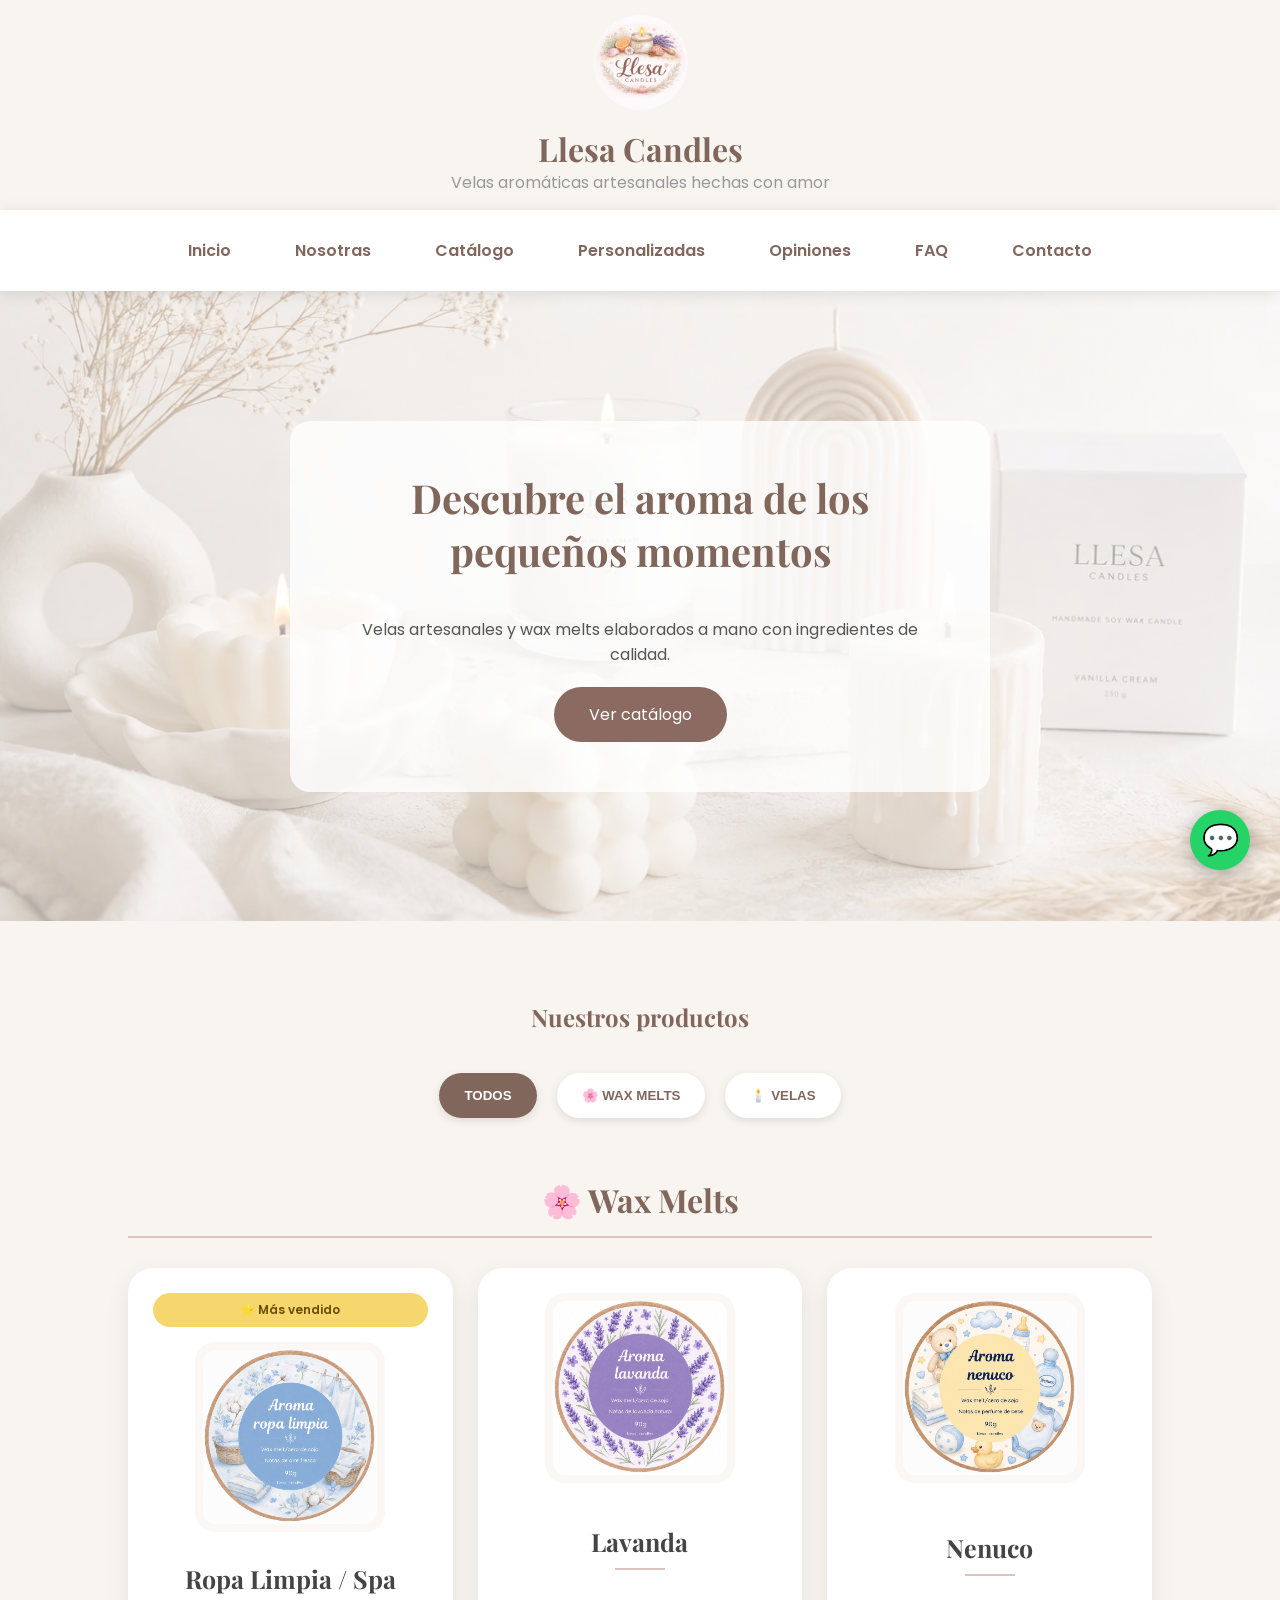
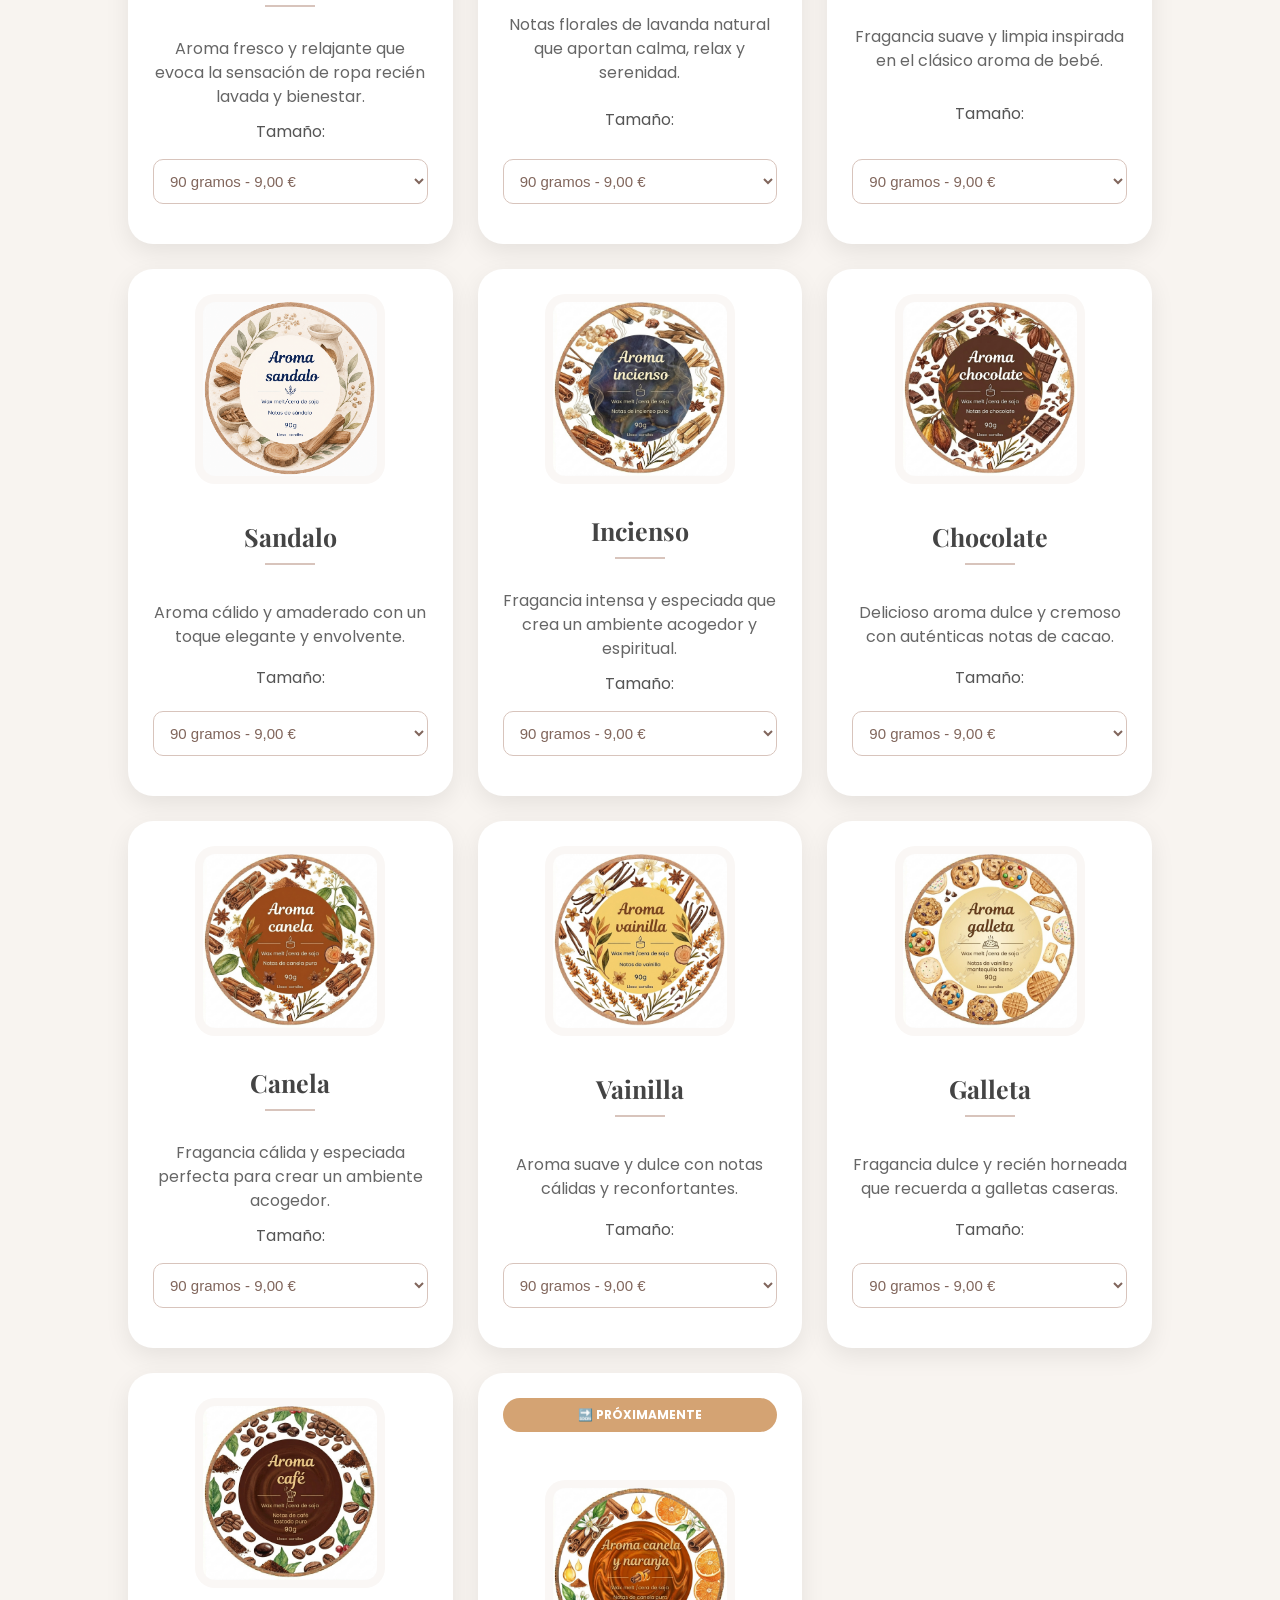
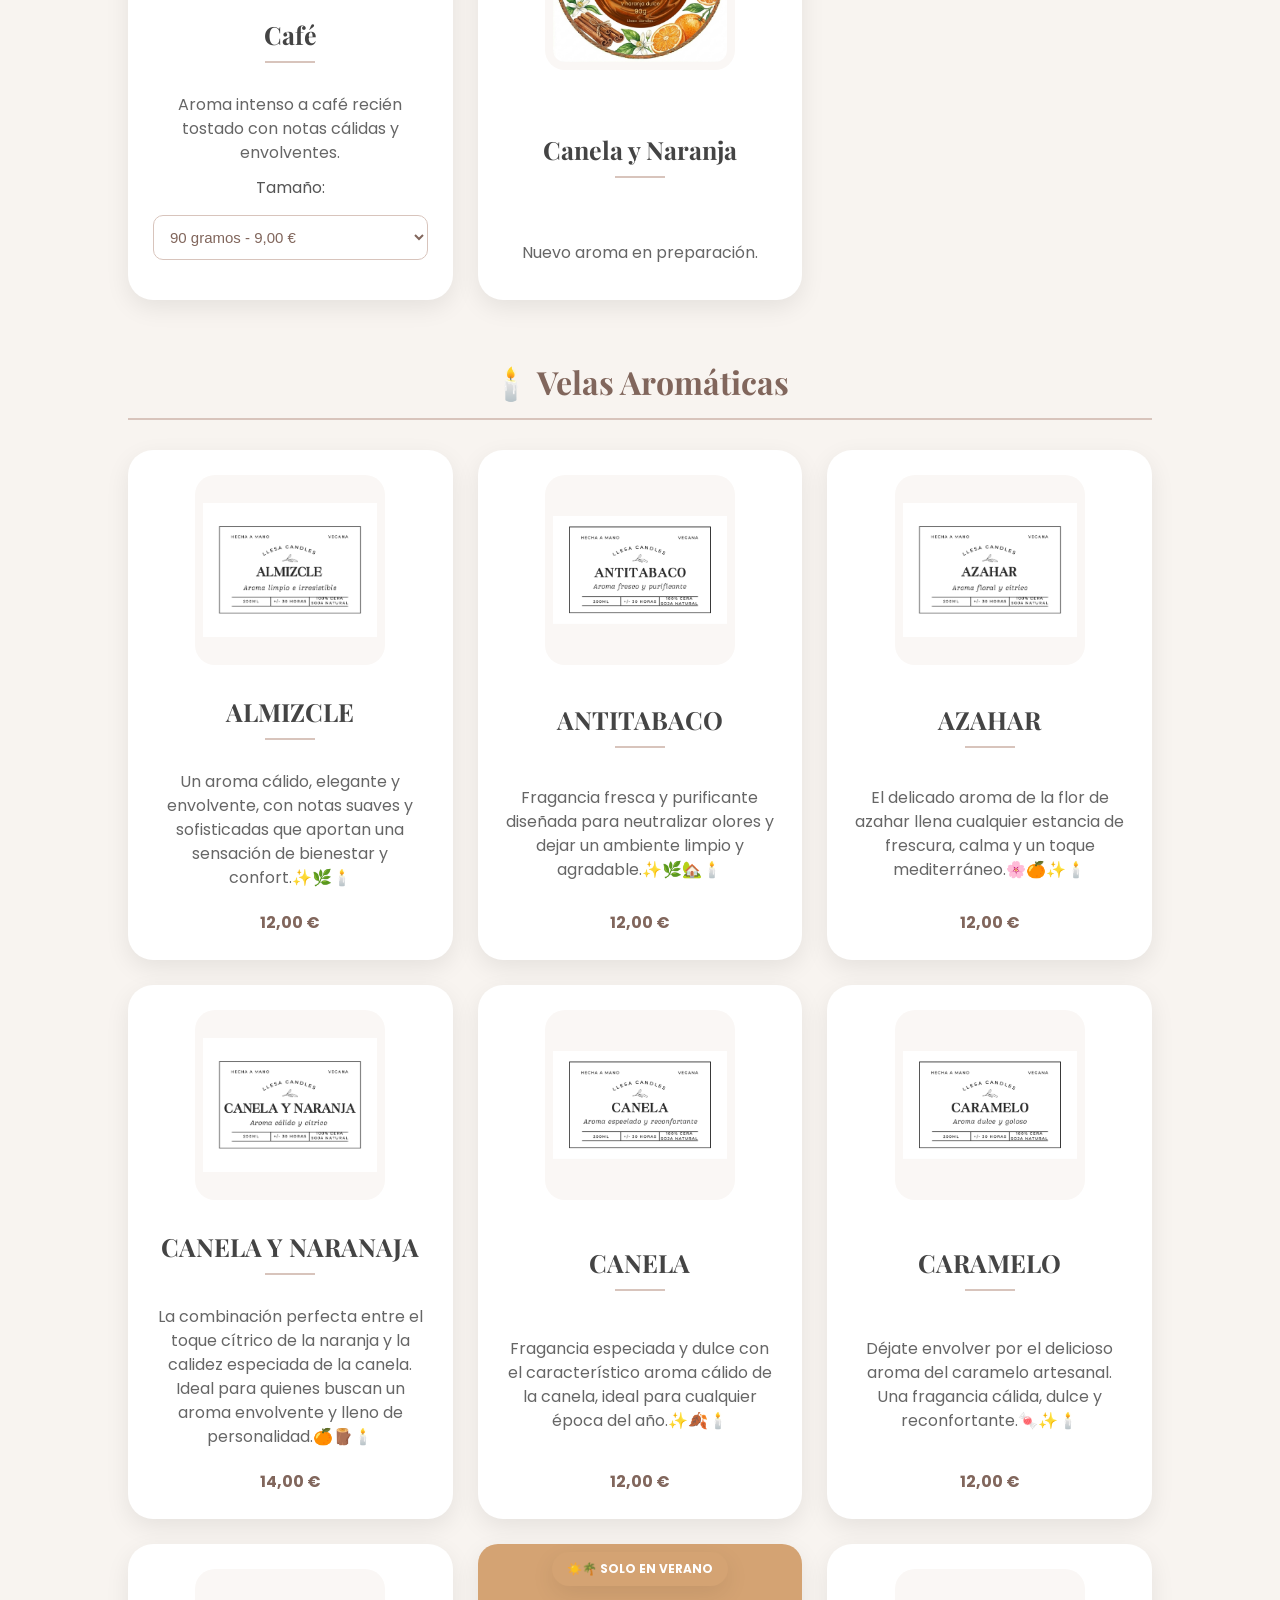
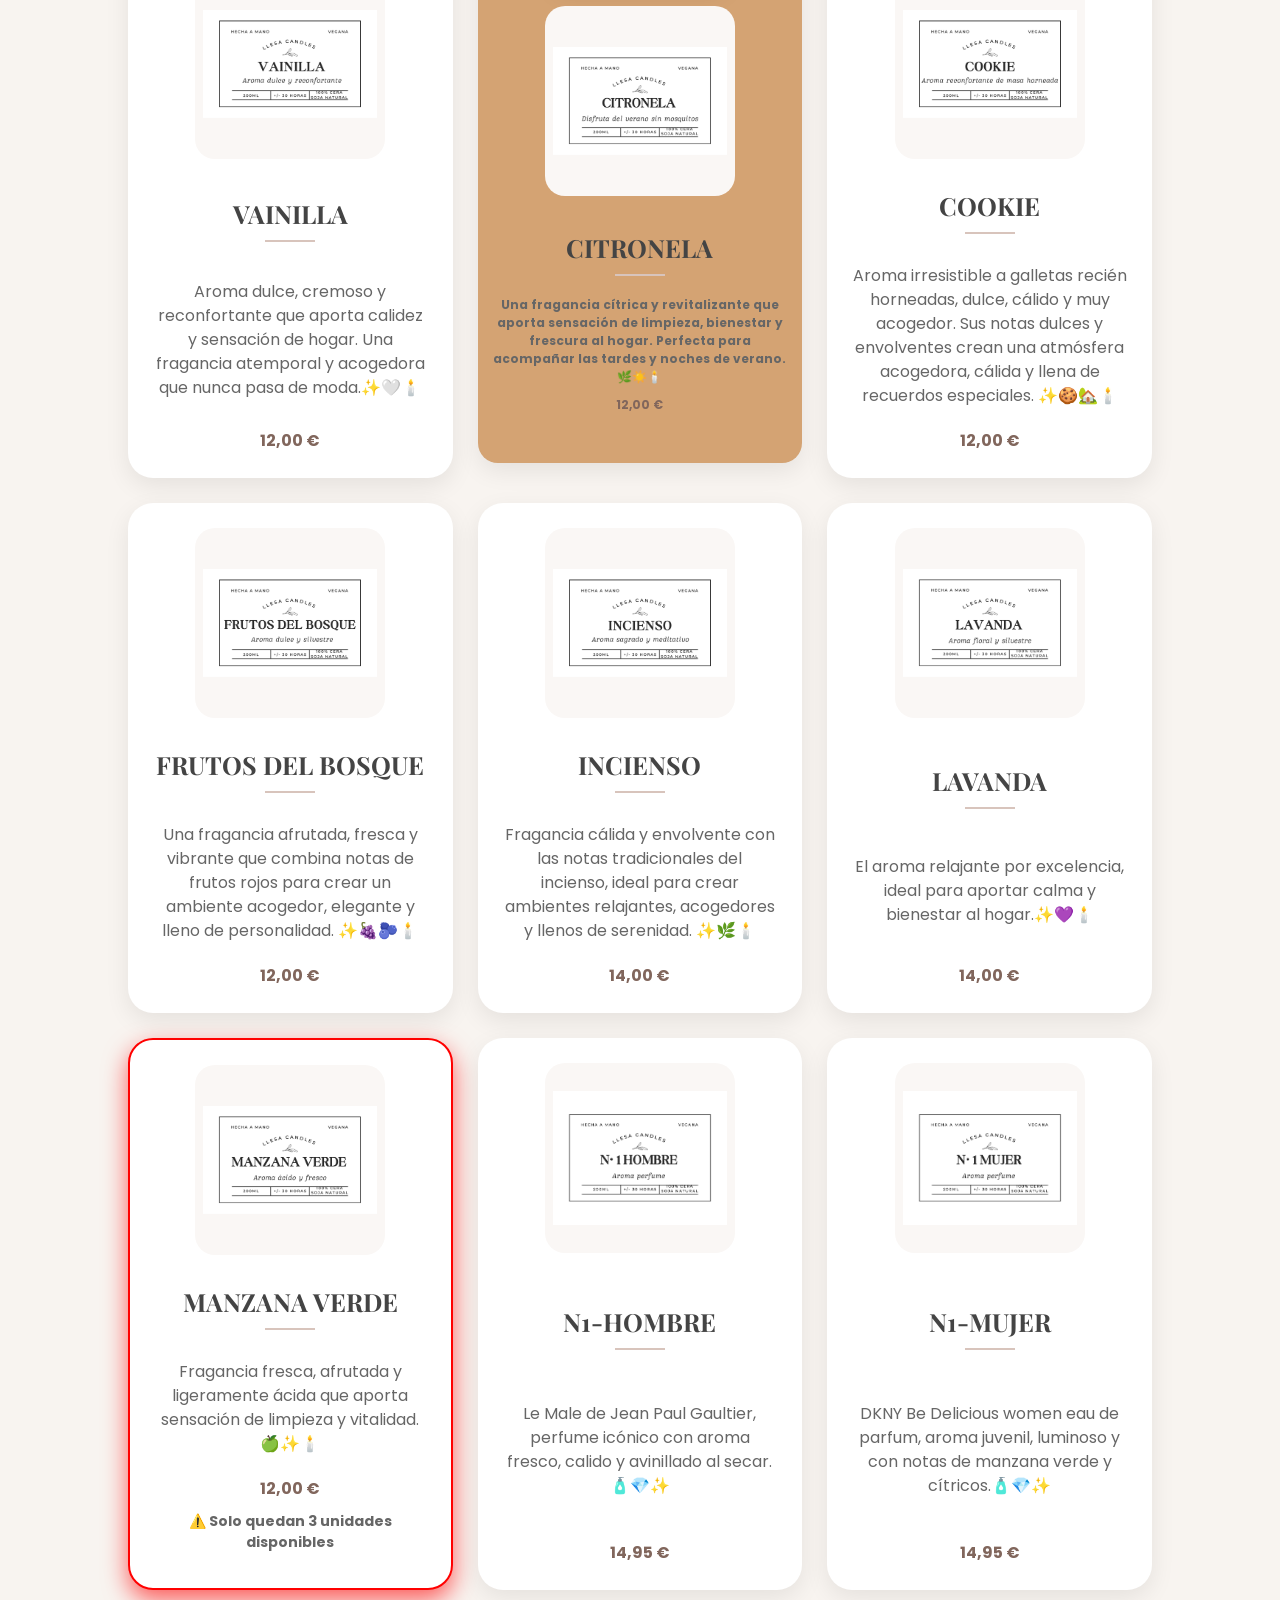
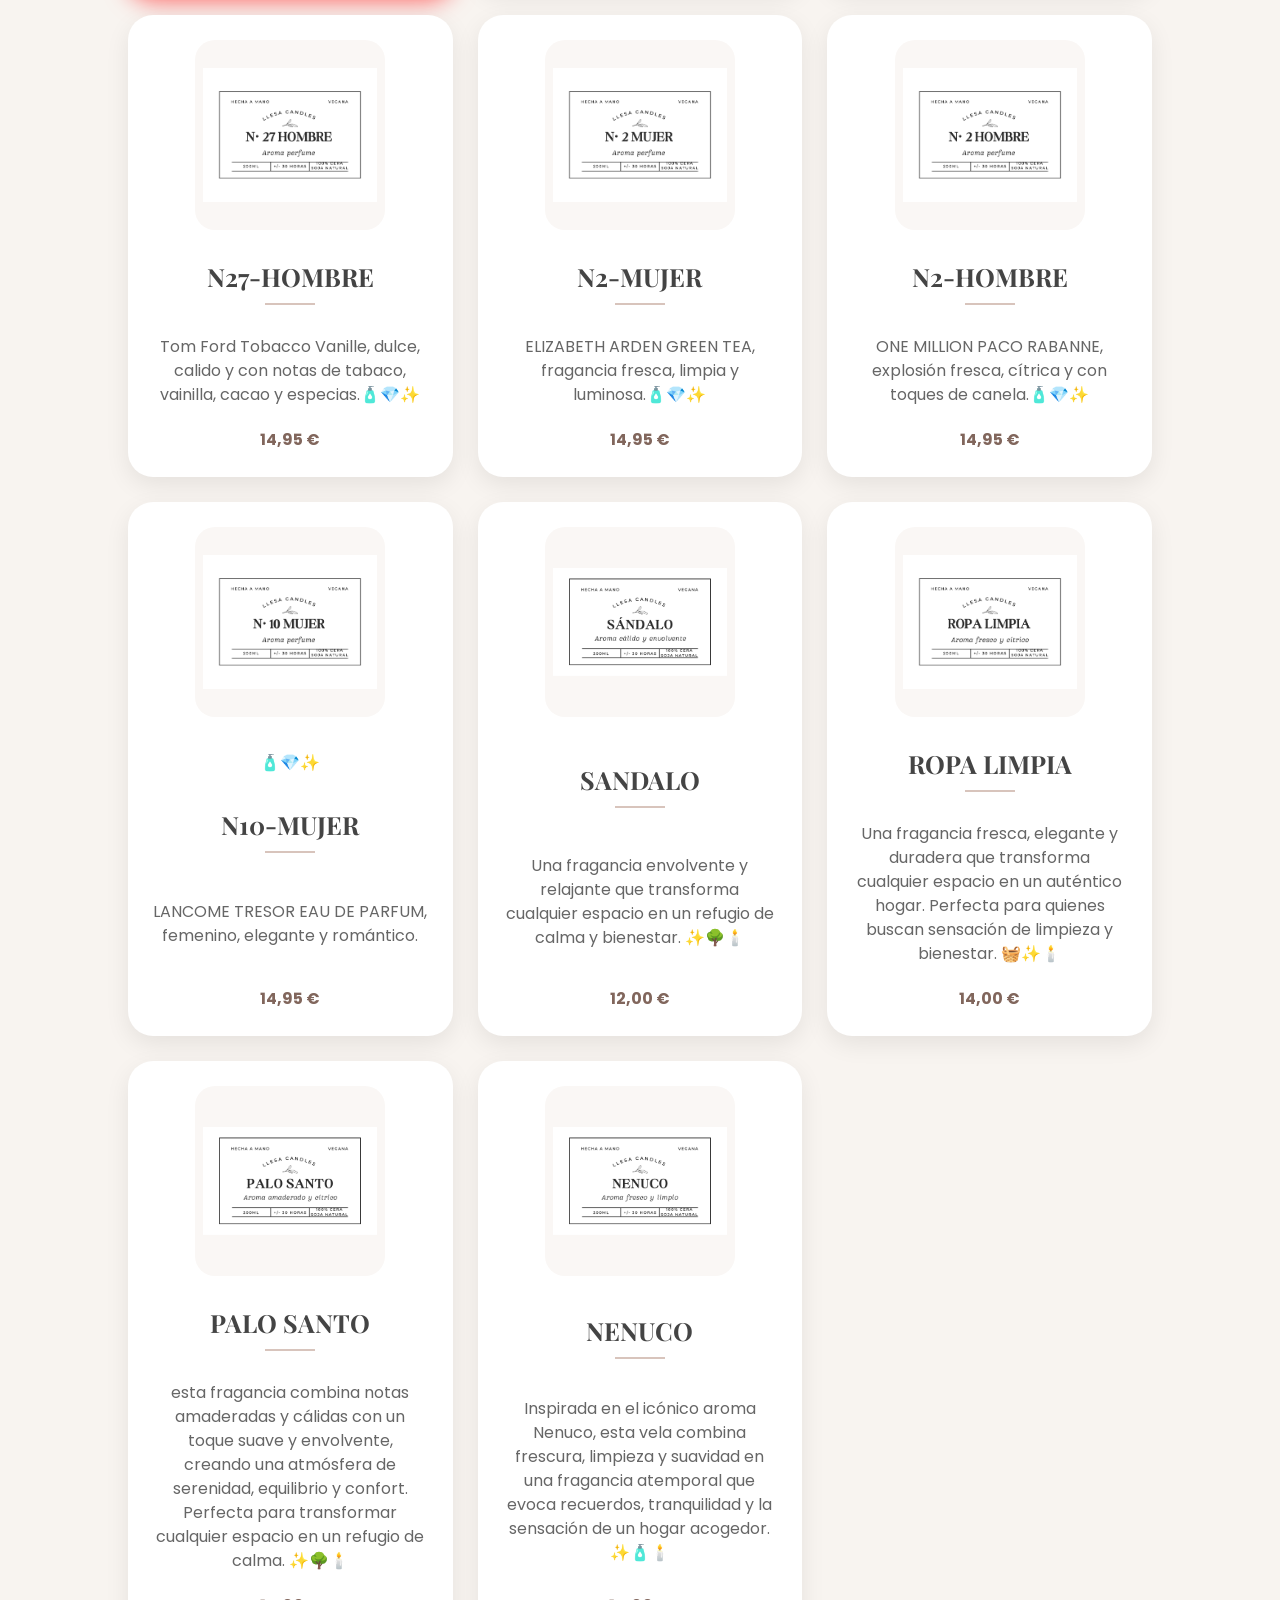
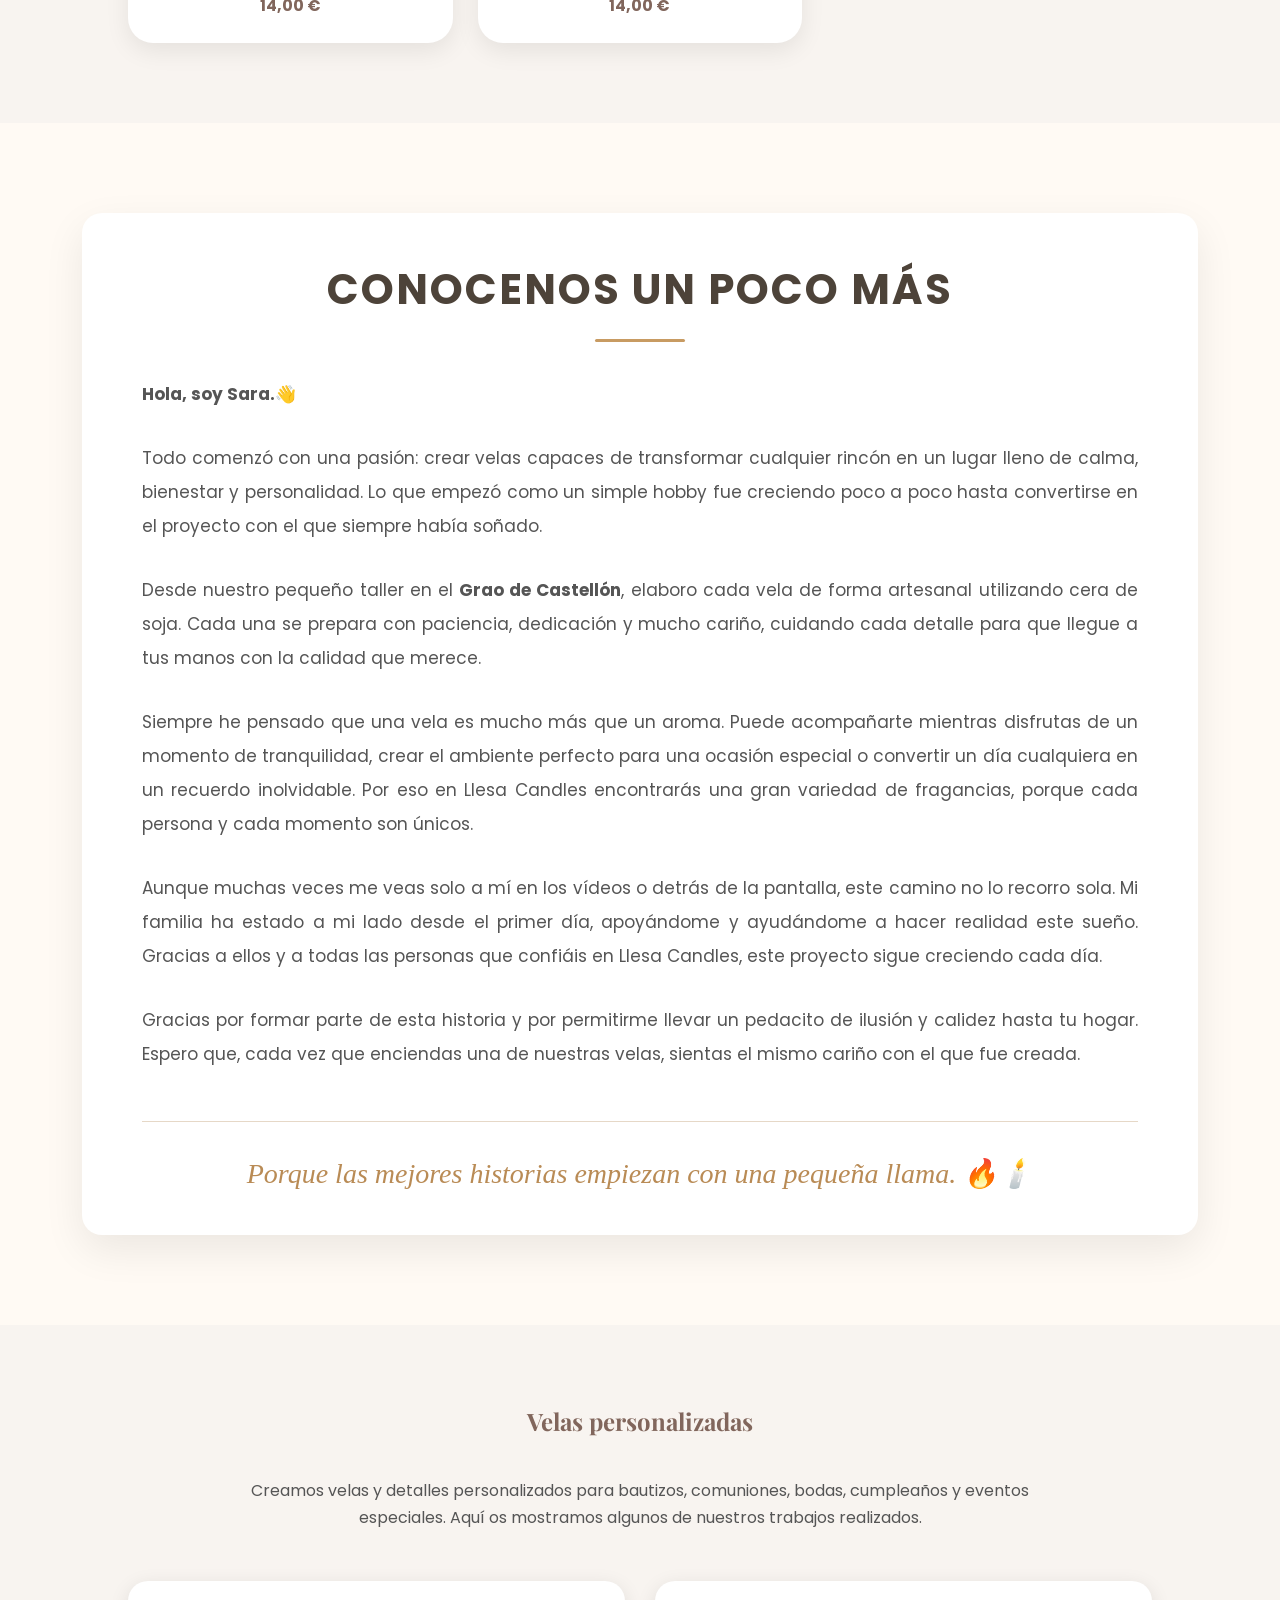
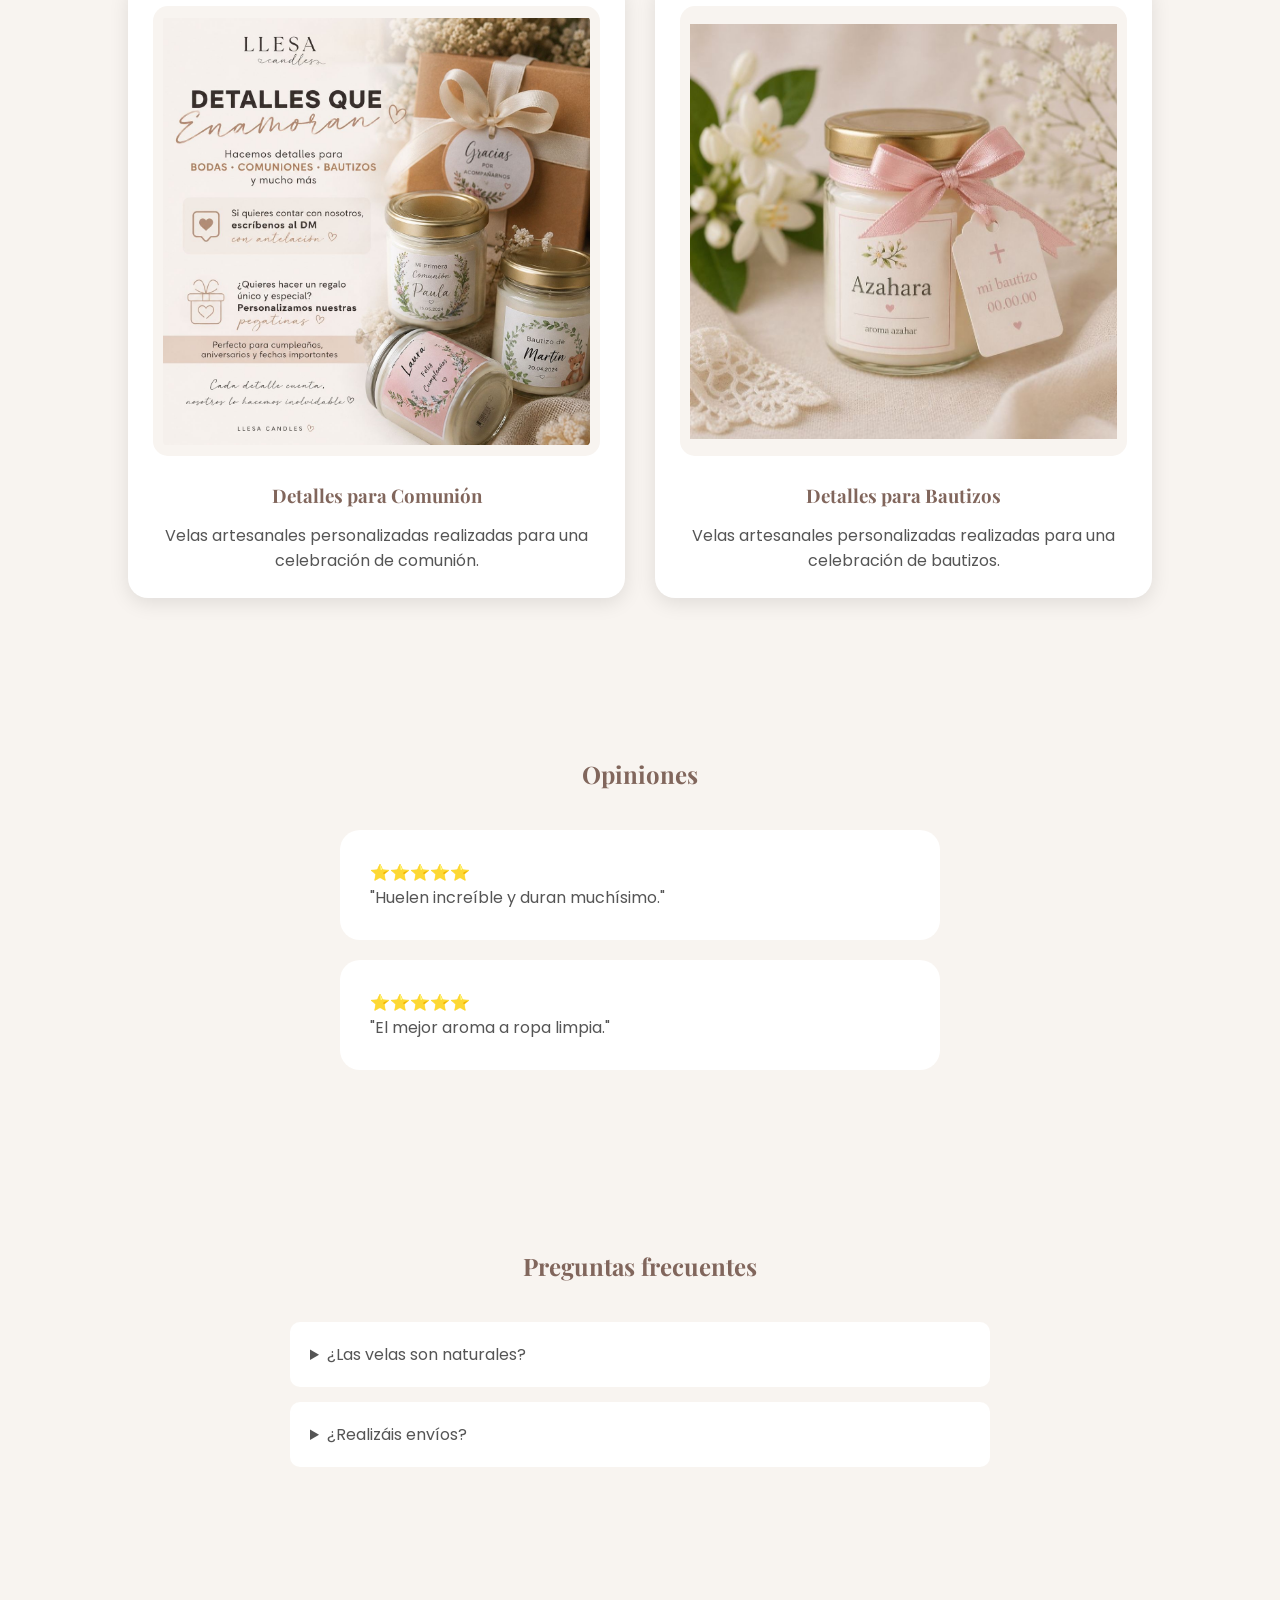
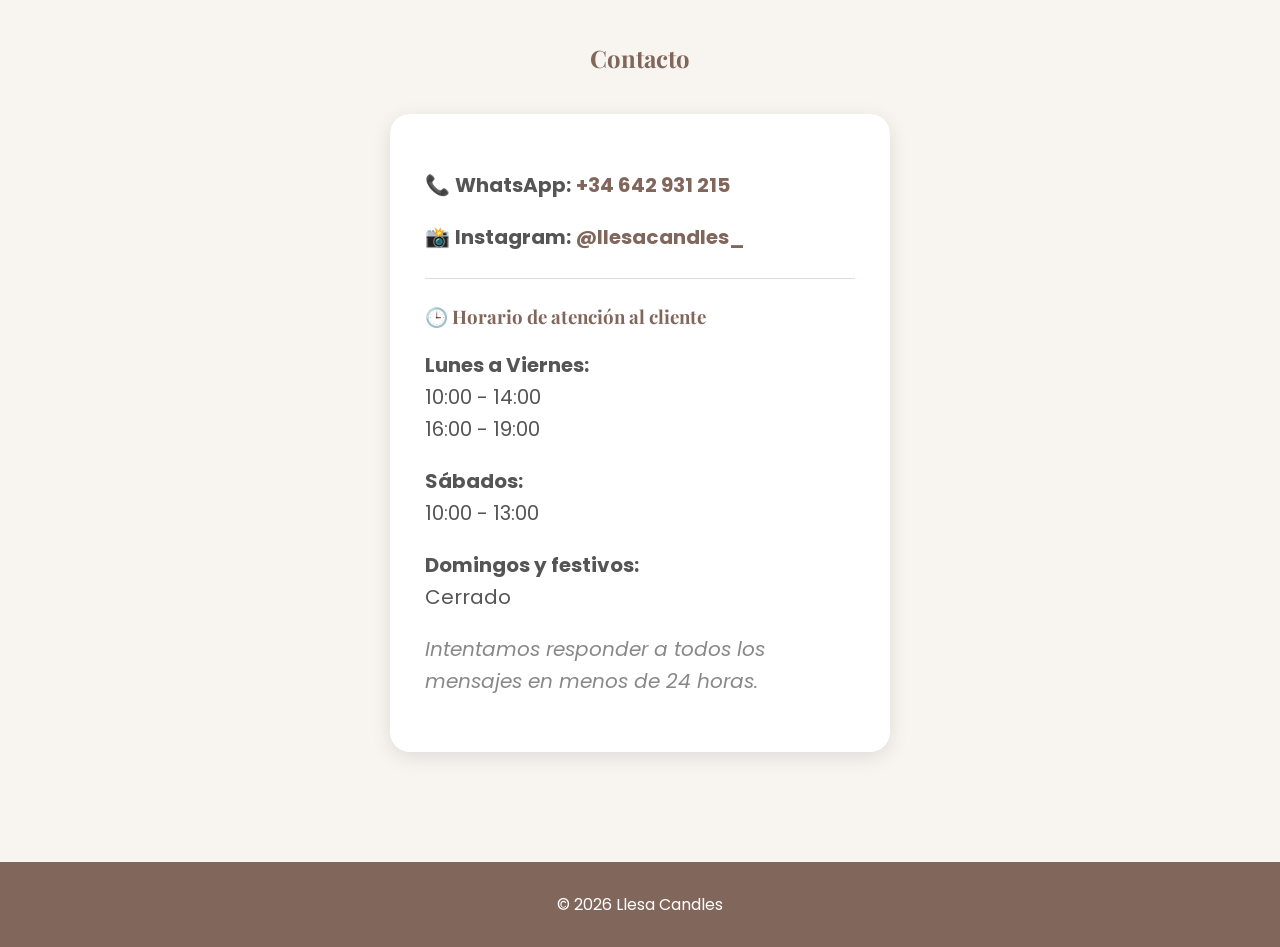
<file: index.html>
<!--
=========================================
LLESA CANDLES
Archivo: index.html
Versión: 1.0
Última actualización: 04/07/2026
=========================================
-->


<!DOCTYPE html>

<html lang="es">

<head>

    <!-- CONFIGURACIÓN GENERAL -->
    <meta charset="UTF-8">
    <meta name="viewport" content="width=device-width, initial-scale=1.0">

    <title>Llesa Candles | Velas Artesanales</title>

    <!-- CSS -->
    <link rel="stylesheet" href="style.css">

    <!-- FUENTES -->
    <link href="https://fonts.googleapis.com/css2?family=Playfair+Display:wght@500;700&family=Poppins:wght@300;400;600&display=swap" rel="stylesheet">

</head>

<body>

    <!-- ===================================== -->
    <!-- CABECERA -->
    <!-- ===================================== -->

    <header id="inicio">

        <!-- LOGO -->
        <img src="img/logo.jpg.jpg" class="logo">

        <!-- NOMBRE -->
        <h1>Llesa Candles</h1>

        <!-- ESLOGAN -->
        <p class="subtitulo">
            Velas aromáticas artesanales hechas con amor
        </p>

    </header>


    <!-- ===================================== -->
    <!-- MENÚ -->
    <!-- ===================================== -->

    <nav>

        <a href="#inicio">Inicio</a>

        <a href="#nosotros">Nosotras</a>

        <a href="#catalogo">Catálogo</a>

        <a href="#personalizadas">Personalizadas</a>

        <a href="#opiniones">Opiniones</a>

        <a href="#faq">FAQ</a>

        <a href="#contacto">Contacto</a>

    </nav>


    <!-- ===================================== -->
    <!-- PORTADA -->
    <!-- ===================================== -->

    <section class="hero">

        <div class="hero-box">

            <h2>
                Descubre el aroma de los pequeños momentos
            </h2>

            <p>
                Velas artesanales y wax melts elaborados
                a mano con ingredientes de calidad.
            </p>

            <a href="#catalogo" class="hero-boton">
            Ver catálogo
            </a>
        </div>

    </section>


    <!-- ===================================== -->
    <!-- PRODUCTOS DESTACADOS -->
    <!-- ===================================== -->

<section id="catalogo">

    <h2>Nuestros productos</h2>

    <!-- FILTROS -->

    <div class="filtros">

        <button class="filtro activo"
                onclick="filtrar('todos')">
            TODOS
        </button>

        <button class="filtro"
                onclick="filtrar('wax')">
            🌸 WAX MELTS
        </button>

        <button class="filtro"
                onclick="filtrar('vela')">
            🕯️ VELAS
        </button>

    </div>


    <!-- ==================== -->
    <!-- WAX MELTS -->
    <!-- ==================== -->

    <h3 class="categoria" id="titulo-wax">
        🌸 Wax Melts
    </h3>

    <div class="productos wax">

        <!-- ===================================== -->
        <!-- WAX MELT 01 -->
        <!-- ===================================== -->
        <div class="producto wax">

             <!-- esto es para poner el mas vendido/favorito/estaciones  -->
            <div class="badge bestseller">
                ⭐ Más vendido
             </div>
            <!-- esto es para poner el mas vendido/favorito/estaciones  -->


            <img src="img/productos/producto1.png">

            <h3>Ropa Limpia / Spa</h3>

            <p>
                Aroma fresco y relajante que evoca la sensación de ropa recién lavada y bienestar.
            </p>

                <!-- TAMAÑO -->

            <label>Tamaño:</label>

            <select class="tamano">

                <option>
            50 gramos - 6,50 €
            </option>

            <option selected>
            90 gramos - 9,00 €
             </option>

             </select>

        </div>


        <!-- ===================================== -->
        <!-- WAX MELT 02 -->
        <!-- ===================================== -->
        <div class="producto wax">

            <img src="img/productos/diseño de lavanda.jpg">

            <h3>Lavanda</h3>

            <p>
                Notas florales de lavanda natural que aportan calma, relax y serenidad.
            </p>

            <!-- TAMAÑO -->
            <label>Tamaño:</label>

            <select class="tamano">

            <option>
                50 gramos - 6,50 €
            </option>

            <option selected>
                90 gramos - 9,00 €
            </option>

            </select>
            

        </div>


        <!-- ===================================== -->
        <!-- WAX MELT 03 -->
        <!-- ===================================== -->

        <div class="producto wax">

            <!-- FOTO DEL PRODUCTO -->
            <img src="img/productos/diseño de nenuco.png">

            <!-- NOMBRE DEL AROMA -->
            <h3>Nenuco</h3>

         <!-- DESCRIPCIÓN -->
         <p>
            Fragancia suave y limpia inspirada en el clásico aroma de bebé.
         </p>

            <!-- TAMAÑO -->
            <label>Tamaño:</label>

            <select class="tamano">

            <option>
                50 gramos - 6,50 €
            </option>

            <option selected>
                90 gramos - 9,00 €
            </option>

            </select>
            
        </div>

            <!-- ===================================== -->
        <!-- WAX MELT 04 -->
        <!-- ===================================== -->

        <div class="producto wax">

            <!-- FOTO DEL PRODUCTO -->
            <img src="img/productos/diseño de sandalo.png">

            <!-- NOMBRE DEL AROMA -->
            <h3>Sandalo</h3>

         <!-- DESCRIPCIÓN -->
         <p>
            Aroma cálido y amaderado con un toque elegante y envolvente.
         </p>

            <!-- TAMAÑO -->
            <label>Tamaño:</label>

            <select class="tamano">

            <option>
                50 gramos - 6,50 €
            </option>

            <option selected>
                90 gramos - 9,00 €
            </option>

            </select>
            
        </div>

                <!-- ===================================== -->
        <!-- WAX MELT 05 -->
        <!-- ===================================== -->

        <div class="producto wax">

            <!-- FOTO DEL PRODUCTO -->
            <img src="img/productos/diseño de incienso.png">

            <!-- NOMBRE DEL AROMA -->
            <h3>Incienso</h3>

         <!-- DESCRIPCIÓN -->
         <p>
            Fragancia intensa y especiada que crea un ambiente acogedor y espiritual.
         </p>

            <!-- TAMAÑO -->
            <label>Tamaño:</label>

            <select class="tamano">

            <option>
                50 gramos - 6,50 €
            </option>

            <option selected>
                90 gramos - 9,00 €
            </option>

            </select>
            
        </div>

                <!-- ===================================== -->
        <!-- WAX MELT 06 -->
        <!-- ===================================== -->

        <div class="producto wax">

            <!-- FOTO DEL PRODUCTO -->
            <img src="img/productos/diseño de chocolate.png">

            <!-- NOMBRE DEL AROMA -->
            <h3>Chocolate</h3>

         <!-- DESCRIPCIÓN -->
         <p>
            Delicioso aroma dulce y cremoso con auténticas notas de cacao.
         </p>

            <!-- TAMAÑO -->
            <label>Tamaño:</label>

            <select class="tamano">

            <option>
                50 gramos - 6,50 €
            </option>

            <option selected>
                90 gramos - 9,00 €
            </option>

            </select>
            
        </div>

                <!-- ===================================== -->
        <!-- WAX MELT 07 -->
        <!-- ===================================== -->

        <div class="producto wax">

            <!-- FOTO DEL PRODUCTO -->
            <img src="img/productos/diseño de canela.png">

            <!-- NOMBRE DEL AROMA -->
            <h3>Canela</h3>

         <!-- DESCRIPCIÓN -->
         <p>
            Fragancia cálida y especiada perfecta para crear un ambiente acogedor.
         </p>

            <!-- TAMAÑO -->
            <label>Tamaño:</label>

            <select class="tamano">

            <option>
                50 gramos - 6,50 €
            </option>

            <option selected>
                90 gramos - 9,00 €
            </option>

            </select>
            
        </div>

                <!-- ===================================== -->
        <!-- WAX MELT 08 -->
        <!-- ===================================== -->

        <div class="producto wax">

            <!-- FOTO DEL PRODUCTO -->
            <img src="img/productos/diseño de vainilla.png">

            <!-- NOMBRE DEL AROMA -->
            <h3>Vainilla</h3>

         <!-- DESCRIPCIÓN -->
         <p>
            Aroma suave y dulce con notas cálidas y reconfortantes.
         </p>

            <!-- TAMAÑO -->
            <label>Tamaño:</label>

            <select class="tamano">

            <option>
                50 gramos - 6,50 €
            </option>

            <option selected>
                90 gramos - 9,00 €
            </option>

            </select>
            
        </div>

                <!-- ===================================== -->
        <!-- WAX MELT 09 -->
        <!-- ===================================== -->

        <div class="producto wax">

            <!-- FOTO DEL PRODUCTO -->
            <img src="img/productos/diselo de galleta.png">

            <!-- NOMBRE DEL AROMA -->
            <h3>Galleta</h3>

         <!-- DESCRIPCIÓN -->
         <p>
            Fragancia dulce y recién horneada que recuerda a galletas caseras.
         </p>

            <!-- TAMAÑO -->
            <label>Tamaño:</label>

            <select class="tamano">

            <option>
                50 gramos - 6,50 €
            </option>

            <option selected>
                90 gramos - 9,00 €
            </option>

            </select>
            
        </div>

                <!-- ===================================== -->
        <!-- WAX MELT 10 -->
        <!-- ===================================== -->

        <div class="producto wax">

            <!-- FOTO DEL PRODUCTO -->
            <img src="img/productos/diseño de cafe.png">

            <!-- NOMBRE DEL AROMA -->
            <h3>Café</h3>

         <!-- DESCRIPCIÓN -->
         <p>
            Aroma intenso a café recién tostado con notas cálidas y envolventes.
         </p>

            <!-- TAMAÑO -->
            <label>Tamaño:</label>

            <select class="tamano">

            <option>
                50 gramos - 6,50 €
            </option>

            <option selected>
                90 gramos - 9,00 €
            </option>

            </select>
            
        </div>

        
        <!-- ===================================== -->
        <!-- WAX MELT 11 PROXIMAMENTE -->
        <!-- ===================================== -->

        <div class="producto wax">

            <div class="proximamente">
                🔜 PRÓXIMAMENTE
            </div>

                <img src="img/productos/diseño canela y naranja.png">

             <h3>Canela y Naranja</h3>

                 <p>
                    Nuevo aroma en preparación.
                </p>

        </div>



 
</div>
    </div>

 <h3 class="categoria" id="titulo-vela">
   🕯️ Velas Aromáticas
    </h3>
<div class="productos vela">



    <!-- ===================================== -->
    <!-- VELA 01 -->
    <!-- ===================================== -->


    <div class="producto vela">

            <img src="img/velas/ALMIZCLE.png">

            <h3>ALMIZCLE</h3>

            <p>
            Un aroma cálido, elegante y envolvente, con notas suaves y sofisticadas
            que aportan una sensación de bienestar y confort.✨🌿🕯️           
            </p>

            <span>
                12,00 €
            </span>

         </div>


    <!-- ===================================== -->
    <!-- VELA 02 -->
    <!-- ===================================== -->
        <div class="producto vela">

            <img src="img/velas/ANTITABACO.png">

            <h3>ANTITABACO</h3>

            <p>
              Fragancia fresca y purificante diseñada para neutralizar olores y dejar un ambiente limpio y agradable.✨🌿🏡🕯️
            </p>

            <span>
                12,00 €
            </span>

        </div>


    <!-- ===================================== -->
    <!-- VELA 03 -->
    <!-- ===================================== -->
        <div class="producto vela">

            <img src="img/velas/AZAHAR.png">

            <h3>AZAHAR</h3>

            <p>
                El delicado aroma de la flor de azahar llena cualquier estancia de frescura, calma y un toque mediterráneo.🌸🍊✨🕯️
            </p>

            <span>
                12,00 €
            </span>

        </div>



    <!-- ===================================== -->
    <!-- vela 04 -->
    <!-- ===================================== -->

        <div class="producto vela">

            <!-- FOTO DEL PRODUCTO -->
            <img src="img/velas/CANELA Y NARANJA.png">

            <!-- NOMBRE DE LA VELA -->
            <h3>CANELA Y NARANAJA</h3>

            <!-- DESCRIPCIÓN -->
            <p>
               La combinación perfecta entre el toque cítrico de la naranja y la calidez especiada de la canela.
               Ideal para quienes buscan un aroma envolvente y lleno de personalidad.🍊🪵🕯️
            </p>

            <!-- PRECIO -->
            <span>
                14,00 €
            </span>

        </div>
        
    <!-- ===================================== -->
    <!-- vela 05 -->
    <!-- ===================================== -->

        <div class="producto vela">

            <!-- FOTO DEL PRODUCTO -->
            <img src="img/velas/CANELA.png">

            <!-- NOMBRE DE LA VELA -->
            <h3>CANELA</h3>

            <!-- DESCRIPCIÓN -->
            <p>
                Fragancia especiada y dulce con el característico aroma cálido de la canela,
                ideal para cualquier época del año.✨🍂🕯️
            </p>

            <!-- PRECIO -->
            <span>
                12,00 €
            </span>

        </div>
        
    <!-- ===================================== -->
    <!-- vela 06 -->
    <!-- ===================================== -->

        <div class="producto vela">

            <!-- FOTO DEL PRODUCTO -->
            <img src="img/velas/CARAMELO.png">

            <!-- NOMBRE DE LA VELA -->
            <h3>CARAMELO</h3>

            <!-- DESCRIPCIÓN -->
            <p>
                Déjate envolver por el delicioso aroma del caramelo artesanal.
                Una fragancia cálida, dulce y reconfortante.🍬✨🕯️
            </p>

            <!-- PRECIO -->
            <span>
                12,00 €
            </span>

        </div>
        
    <!-- ===================================== -->
    <!-- vela 07 -->
    <!-- ===================================== -->

     <div class="producto vela">

            <!-- FOTO DEL PRODUCTO -->
            <img src="img/velas/VAINILLA.png">

            <!-- NOMBRE DE LA VELA -->
            <h3>VAINILLA</h3>

            <!-- DESCRIPCIÓN -->
            <p>
                Aroma dulce, cremoso y reconfortante que aporta calidez y sensación de hogar.
                Una fragancia atemporal y acogedora que nunca pasa de moda.✨🤍🕯️
            </p>

            <!-- PRECIO -->
            <span>
                12,00 €
            </span>

         </div>
       

        
    <!-- ===================================== -->
    <!-- vela 08 -->
    <!-- ===================================== -->

        <div class="producto estacional">

            <div class="producto estacional">
                 ☀️🌴 SOLO EN VERANO
             </div>

            <!-- FOTO DEL PRODUCTO -->
            <img src="img/velas/CITRONELA.png">

            <!-- NOMBRE DE LA VELA -->
            <h3>CITRONELA</h3>

            <!-- DESCRIPCIÓN -->
            <p>
               Una fragancia cítrica y revitalizante que aporta sensación de limpieza, bienestar y frescura al hogar.
               Perfecta para acompañar las tardes y noches de verano. 🌿☀️🕯️ 
            </p>

            <!-- PRECIO -->
            <span>
                12,00 €
            </span>

        </div>
        
    <!-- ===================================== -->
    <!-- vela 09 -->
    <!-- ===================================== -->


        <div class="producto vela">

            <!-- FOTO DEL PRODUCTO -->
            <img src="img/velas/COOKIE.png">

            <!-- NOMBRE DE LA VELA -->
            <h3>COOKIE</h3>

            <!-- DESCRIPCIÓN -->
            <p>
                Aroma irresistible a galletas recién horneadas, dulce, cálido y muy acogedor.
                Sus notas dulces y envolventes crean una atmósfera acogedora, cálida y llena de recuerdos especiales. ✨🍪🏡🕯️
            </p>

            <!-- PRECIO -->
            <span>
                12,00 €
            </span>

        </div>
        
    <!-- ===================================== -->
    <!-- VELA 10 -->
    <!-- ===================================== -->

        <div class="producto vela">

            <!-- FOTO DEL PRODUCTO -->
            <img src="img/velas/FRUTOS DEL BOSQUE.png">

            <!-- NOMBRE DE LA VELA -->
            <h3>FRUTOS DEL BOSQUE</h3>

            <!-- DESCRIPCIÓN -->
            <p>
                Una fragancia afrutada, fresca y vibrante que combina notas de frutos rojos 
                para crear un ambiente acogedor, elegante y lleno de personalidad. ✨🍇🫐🕯️
            </p>

            <!-- PRECIO -->
            <span>
                12,00 €
            </span>

        </div>
        
    <!-- ===================================== -->
    <!-- VELA 11 -->
    <!-- ===================================== -->


        <div class="producto vela">

            <!-- FOTO DEL PRODUCTO -->
            <img src="img/velas/INCIENSO.png">

            <!-- NOMBRE DE LA VELA -->
            <h3>INCIENSO</h3>

            <!-- DESCRIPCIÓN -->
            <p>
                Fragancia cálida y envolvente con las notas tradicionales del incienso, 
                ideal para crear ambientes relajantes, acogedores y llenos de serenidad.
                ✨🌿🕯️
            </p>

            <!-- PRECIO -->
            <span>
                14,00 €
            </span>

        </div>
        
    <!-- ===================================== -->
    <!-- VELA 12 -->
    <!-- ===================================== -->

        <div class="producto vela">

            <!-- FOTO DEL PRODUCTO -->
            <img src="img/velas/LAVANDA.png">

            <!-- NOMBRE DE LA VELA -->
            <h3>LAVANDA</h3>

            <!-- DESCRIPCIÓN -->
            <p>
                El aroma relajante por excelencia, ideal para aportar calma y bienestar al hogar.✨💜🕯️
            </p>

            <!-- PRECIO -->
            <span>
                14,00 €
            </span>

        </div>
        
    <!-- ===================================== -->
    <!-- VELA 13 -->
    <!-- ===================================== -->

        <div class="producto vela limitado">

            <!-- FOTO DEL PRODUCTO -->
            <img src="img/velas/MANZANA VERDE.png">

            <!-- NOMBRE DE LA VELA -->
            <h3>MANZANA VERDE</h3>

            <!-- DESCRIPCIÓN -->
            <p>
                Fragancia fresca, afrutada y ligeramente ácida que aporta sensación de limpieza y vitalidad.🍏✨🕯️
            </p>

            <!-- PRECIO -->
            <span>
                12,00 €
            </span>

            <p class="aviso">
                ⚠️ Solo quedan 3 unidades disponibles
            </p>

        </div>
        
    <!-- ===================================== -->
    <!-- VELA 14 -->
    <!-- ===================================== -->

        <div class="producto vela">

            <!-- FOTO DEL PRODUCTO -->
            <img src="img/velas/N1 HOMBRE, HUGO BOSS GREY.png">

            <!-- NOMBRE DE LA VELA -->
            <h3>N1-HOMBRE</h3>

            <!-- DESCRIPCIÓN -->
            <p>
                Le Male de Jean Paul Gaultier, perfume icónico con aroma fresco, calido y avinillado al secar.🧴💎✨
            </p>

            <!-- PRECIO -->
            <span>
                14,95 €
            </span>

        </div>
        
    <!-- ===================================== -->
    <!-- VELA 15 -->
    <!-- ===================================== -->

        <div class="producto vela">

            <!-- FOTO DEL PRODUCTO -->
            <img src="img/velas/N1 MUJER, N5 CHANEL.png">

            <!-- NOMBRE DE LA VELA -->
            <h3>N1-MUJER</h3>

            <!-- DESCRIPCIÓN -->
            <p>
                DKNY Be Delicious women eau de parfum, aroma juvenil, luminoso y con notas de manzana verde y cítricos.🧴💎✨
            </p>

            <!-- PRECIO -->
            <span>
                14,95 €
            </span>

        </div>
        
    <!-- ===================================== -->
    <!-- VELA 16 -->
    <!-- ===================================== -->

        <div class="producto vela">

            <!-- FOTO DEL PRODUCTO -->
            <img src="img/velas/N27 HOMBRE, ONE MILLION PACO RABANNE.png">

            <!-- NOMBRE DE LA VELA -->
            <h3>N27-HOMBRE</h3>

            <!-- DESCRIPCIÓN -->
            <p>
                Tom Ford Tobacco Vanille, dulce, calido y con notas de tabaco, vainilla, cacao y especias.🧴💎✨
            </p>

            <!-- PRECIO -->
            <span>
                14,95 €
            </span>

        </div>
        
    <!-- ===================================== -->
    <!-- VELA 17 -->
    <!-- ===================================== -->
        <div class="producto vela">

            <!-- FOTO DEL PRODUCTO -->
            <img src="img/velas/N2 MUJER, AIRE DE LOEWE.png">

            <!-- NOMBRE DE LA VELA -->
            <h3>N2-MUJER</h3>

            <!-- DESCRIPCIÓN -->
            <p>
                ELIZABETH ARDEN GREEN TEA, fragancia fresca, limpia y luminosa.🧴💎✨
            </p>

            <!-- PRECIO -->
            <span>
                14,95 €
            </span>

        </div>

        
    <!-- ===================================== -->
    <!-- VELA 18 -->
    <!-- ===================================== -->
    
        <div class="producto vela">

            <!-- FOTO DEL PRODUCTO -->
            <img src="img/velas/N2 HOMBRE, ESSENCIA DE LOEWE.png">

            <!-- NOMBRE DE LA VELA -->
            <h3>N2-HOMBRE</h3>

            <!-- DESCRIPCIÓN -->
            <p>
                ONE MILLION PACO RABANNE, explosión fresca, cítrica y con toques de canela.🧴💎✨
            </p>

            <!-- PRECIO -->
            <span>
                14,95 €
            </span>

     </div>


        
    <!-- ===================================== -->
    <!-- VELA 19 -->
    <!-- ===================================== -->
        <div class="producto vela">

            <!-- FOTO DEL PRODUCTO -->
            <img src="img/velas/N10 MUJER, CLASSIQUE JEAN PAUL GAULTIER.png">🧴💎✨

            <!-- NOMBRE DE LA VELA -->
            <h3>N10-MUJER</h3>

            <!-- DESCRIPCIÓN -->
            <p>
                LANCOME TRESOR EAU DE PARFUM, femenino, elegante y romántico.
            </p>

            <!-- PRECIO -->
            <span>
                14,95 €
            </span>

        </div>

        
    <!-- ===================================== -->
    <!-- VELA 20 -->
    <!-- ===================================== -->

        <div class="producto vela">

            <!-- FOTO DEL PRODUCTO -->
            <img src="img/velas/S╡NDALO.png">

            <!-- NOMBRE DE LA VELA -->
            <h3>SANDALO</h3>

            <!-- DESCRIPCIÓN -->
            <p>
               Una fragancia envolvente 
               y relajante que transforma cualquier espacio en un refugio de calma y bienestar. ✨🌳🕯️
            </p>

            <!-- PRECIO -->
            <span>
                12,00 €
            </span>

        </div>
        
    <!-- ===================================== -->
    <!-- VELA 21 -->
    <!-- ===================================== -->
       <div class="producto vela">

            <!-- FOTO DEL PRODUCTO -->
            <img src="img/velas/ROPA LIMPIA.png">

            <!-- NOMBRE DE LA VELA -->
            <h3>ROPA LIMPIA</h3>

            <!-- DESCRIPCIÓN -->
            <p>
                Una fragancia fresca, elegante y duradera que transforma cualquier espacio en un auténtico hogar.
                Perfecta para quienes buscan sensación de limpieza y bienestar. 🧺✨🕯️
            </p>

            <!-- PRECIO -->
            <span>
                14,00 €
            </span>

        </div>

        
    <!-- ===================================== -->
    <!-- VELA 22 -->
    <!-- ===================================== -->
         <div class="producto vela">

            <!-- FOTO DEL PRODUCTO -->
            <img src="img/velas/PALO SANTO.png">

            <!-- NOMBRE DE LA VELA -->
            <h3>PALO SANTO</h3>

            <!-- DESCRIPCIÓN -->
            <p>
                esta fragancia combina notas amaderadas y cálidas con un toque suave y envolvente, 
                creando una atmósfera de serenidad, equilibrio y confort. Perfecta para transformar 
                cualquier espacio en un refugio de calma. ✨🌳🕯️
            </p>

            <!-- PRECIO -->
            <span>
                14,00 €
            </span>

        </div>

        
    <!-- ===================================== -->
    <!-- VELA 23 -->
    <!-- ===================================== -->

        <div class="producto vela">

            <!-- FOTO DEL PRODUCTO -->
            <img src="img/velas/NENUCO.png">

            <!-- NOMBRE DE LA VELA -->
            <h3>NENUCO</h3>

            <!-- DESCRIPCIÓN -->
            <p>
                Inspirada en el icónico aroma Nenuco, esta vela combina frescura, 
                limpieza y suavidad en una fragancia atemporal que evoca recuerdos, 
                tranquilidad y la sensación de un hogar acogedor. ✨🧴🕯️
            </p>

            <!-- PRECIO -->
            <span>
                14,00 €
            </span>

        </div>
    



</div>



</section>

    <!-- ===================================== -->
    <!-- QUIÉNES SOMOS -->
    <!-- ===================================== -->
<section class="historia">

    <div class="historia-container">

    

        <h1>CONOCENOS UN POCO MÁS</h1>

        <p class="intro">
            <strong>Hola, soy Sara.👋 </strong> 
        <p>
            Todo comenzó con una pasión: crear velas capaces de transformar cualquier rincón en un lugar lleno de calma, bienestar y personalidad. Lo que empezó como un simple hobby fue creciendo poco a poco hasta convertirse en el proyecto con el que siempre había soñado.
        </p>

        <p>
            Desde nuestro pequeño taller en el <strong>Grao de Castellón</strong>, elaboro cada vela de forma artesanal utilizando cera de soja. Cada una se prepara con paciencia, dedicación y mucho cariño, cuidando cada detalle para que llegue a tus manos con la calidad que merece.
        </p>

        <p>
            Siempre he pensado que una vela es mucho más que un aroma. Puede acompañarte mientras disfrutas de un momento de tranquilidad, crear el ambiente perfecto para una ocasión especial o convertir un día cualquiera en un recuerdo inolvidable. Por eso en Llesa Candles encontrarás una gran variedad de fragancias, porque cada persona y cada momento son únicos.
        </p>

        <p>
            Aunque muchas veces me veas solo a mí en los vídeos o detrás de la pantalla, este camino no lo recorro sola. Mi familia ha estado a mi lado desde el primer día, apoyándome y ayudándome a hacer realidad este sueño. Gracias a ellos y a todas las personas que confiáis en Llesa Candles, este proyecto sigue creciendo cada día.
        </p>

        <p>
            Gracias por formar parte de esta historia y por permitirme llevar un pedacito de ilusión y calidez hasta tu hogar. Espero que, cada vez que enciendas una de nuestras velas, sientas el mismo cariño con el que fue creada.
        </p>

        <blockquote>
            Porque las mejores historias empiezan con una pequeña llama. 🔥🕯️
        </blockquote>

    </div>

</section>


        <!-- ===================================== -->
                 <!-- PERSONALIZADAS -->
        <!-- ===================================== -->
        <!-- AÑADIR AQUÍ FUTURAS COMUNIONES, BODAS,
        BAUTIZOS Y EVENTOS -->
        <!-- ===================================== -->

<section id="personalizadas">

    <h2>Velas personalizadas</h2>

    <p class="texto-personalizadas">
        Creamos velas y detalles personalizados para
        bautizos, comuniones, bodas, cumpleaños y eventos especiales.
        Aquí os mostramos algunos de nuestros trabajos realizados.
    </p>

    <div class="galeria-personalizadas">

        <!-- TRABAJO 1 - COMUNIÓN -->

        <div class="trabajo">

            <img src="img/Personalizadas/per1.jpeg">

            <h3>Detalles para Comunión</h3>

            <p>
                Velas artesanales personalizadas realizadas
                para una celebración de comunión.
            </p>

        </div>

        <!-- TRABAJO 2 - BAUTIZO-->

        <div class="trabajo">

            <img src="img/Personalizadas/per2.jpeg">

            <h3>Detalles para Bautizos</h3>

            <p>
               
                Velas artesanales personalizadas realizadas
                para una celebración de bautizos.           
            
            </p>

        </div>
        

    </div>

</section>


    <!-- ===================================== -->
    <!-- OPINIONES -->
    <!-- ===================================== -->

    <section id="opiniones">

        <h2>Opiniones</h2>

        <div class="review">

            ⭐⭐⭐⭐⭐

            <p>
                "Huelen increíble y duran muchísimo."
            </p>

        </div>

        <div class="review">

            ⭐⭐⭐⭐⭐

            <p>
                "El mejor aroma a ropa limpia."
            </p>

        </div>

    </section>


    <!-- ===================================== -->
    <!-- FAQ -->
    <!-- ===================================== -->

    <section id="faq">

        <h2>Preguntas frecuentes</h2>

        <details>
            <summary>
                ¿Las velas son naturales?
            </summary>

            <p>
                Sí, utilizamos cera de soja.
            </p>
        </details>

        <details>
            <summary>
                ¿Realizáis envíos?
            </summary>

            <p>
                Sí, realizamos envíos nacionales.
            </p>
        </details>

    </section>


    <!-- ===================================== -->
    <!-- CONTACTO -->
    <!-- ===================================== -->

<section id="contacto">

    <h2>Contacto</h2>

    <div class="contacto-card">

        <p>
            📞 <strong>WhatsApp:</strong>
            <a href="https://wa.me/34642931215">
                +34 642 931 215
            </a>
        </p>

        <p>
            📸 <strong>Instagram:</strong>
            <a href="https://instagram.com/llesacandles_">
                @llesacandles_
            </a>
        </p>

        <hr>

        <h3>
            🕒 Horario de atención al cliente
        </h3>

        <p>
            <strong>Lunes a Viernes:</strong><br>
            10:00 - 14:00<br>
            16:00 - 19:00
        </p>

        <p>
            <strong>Sábados:</strong><br>
            10:00 - 13:00
        </p>

        <p>
            <strong>Domingos y festivos:</strong><br>
            Cerrado
        </p>

        <p class="nota">
            Intentamos responder a todos los mensajes
            en menos de 24 horas.
        </p>

    </div>

</section>

    <!-- ===================================== -->
    <!-- FOOTER -->
    <!-- ===================================== -->

    <footer>

        © 2026 Llesa Candles

    </footer>

    <a href="https://wa.me/34642931215?text=Hola,%20me%20gustaría%20información%20sobre%20Llesa%20Candles"
   class="whatsapp"  target="_blank">

    💬
    </a>
    
<script src="script.js"></script>
    
</body>
</html>
</file>
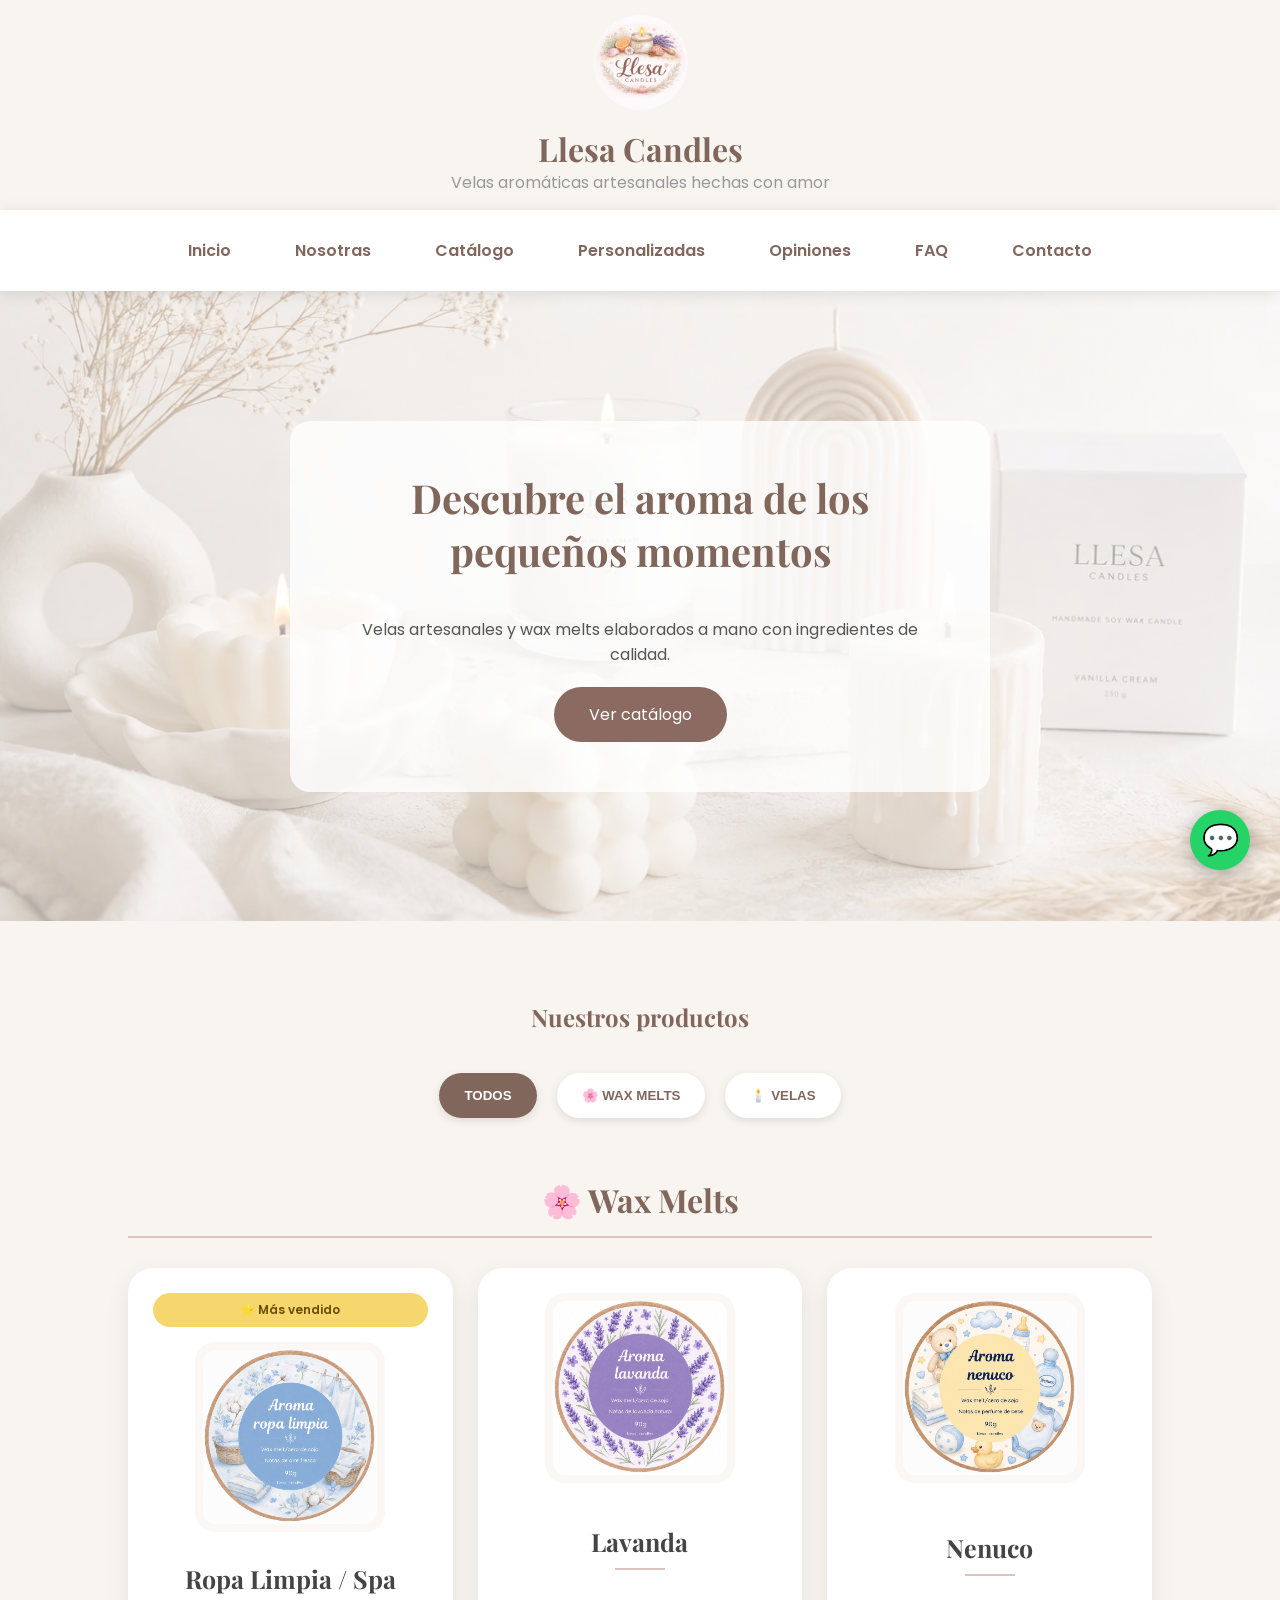
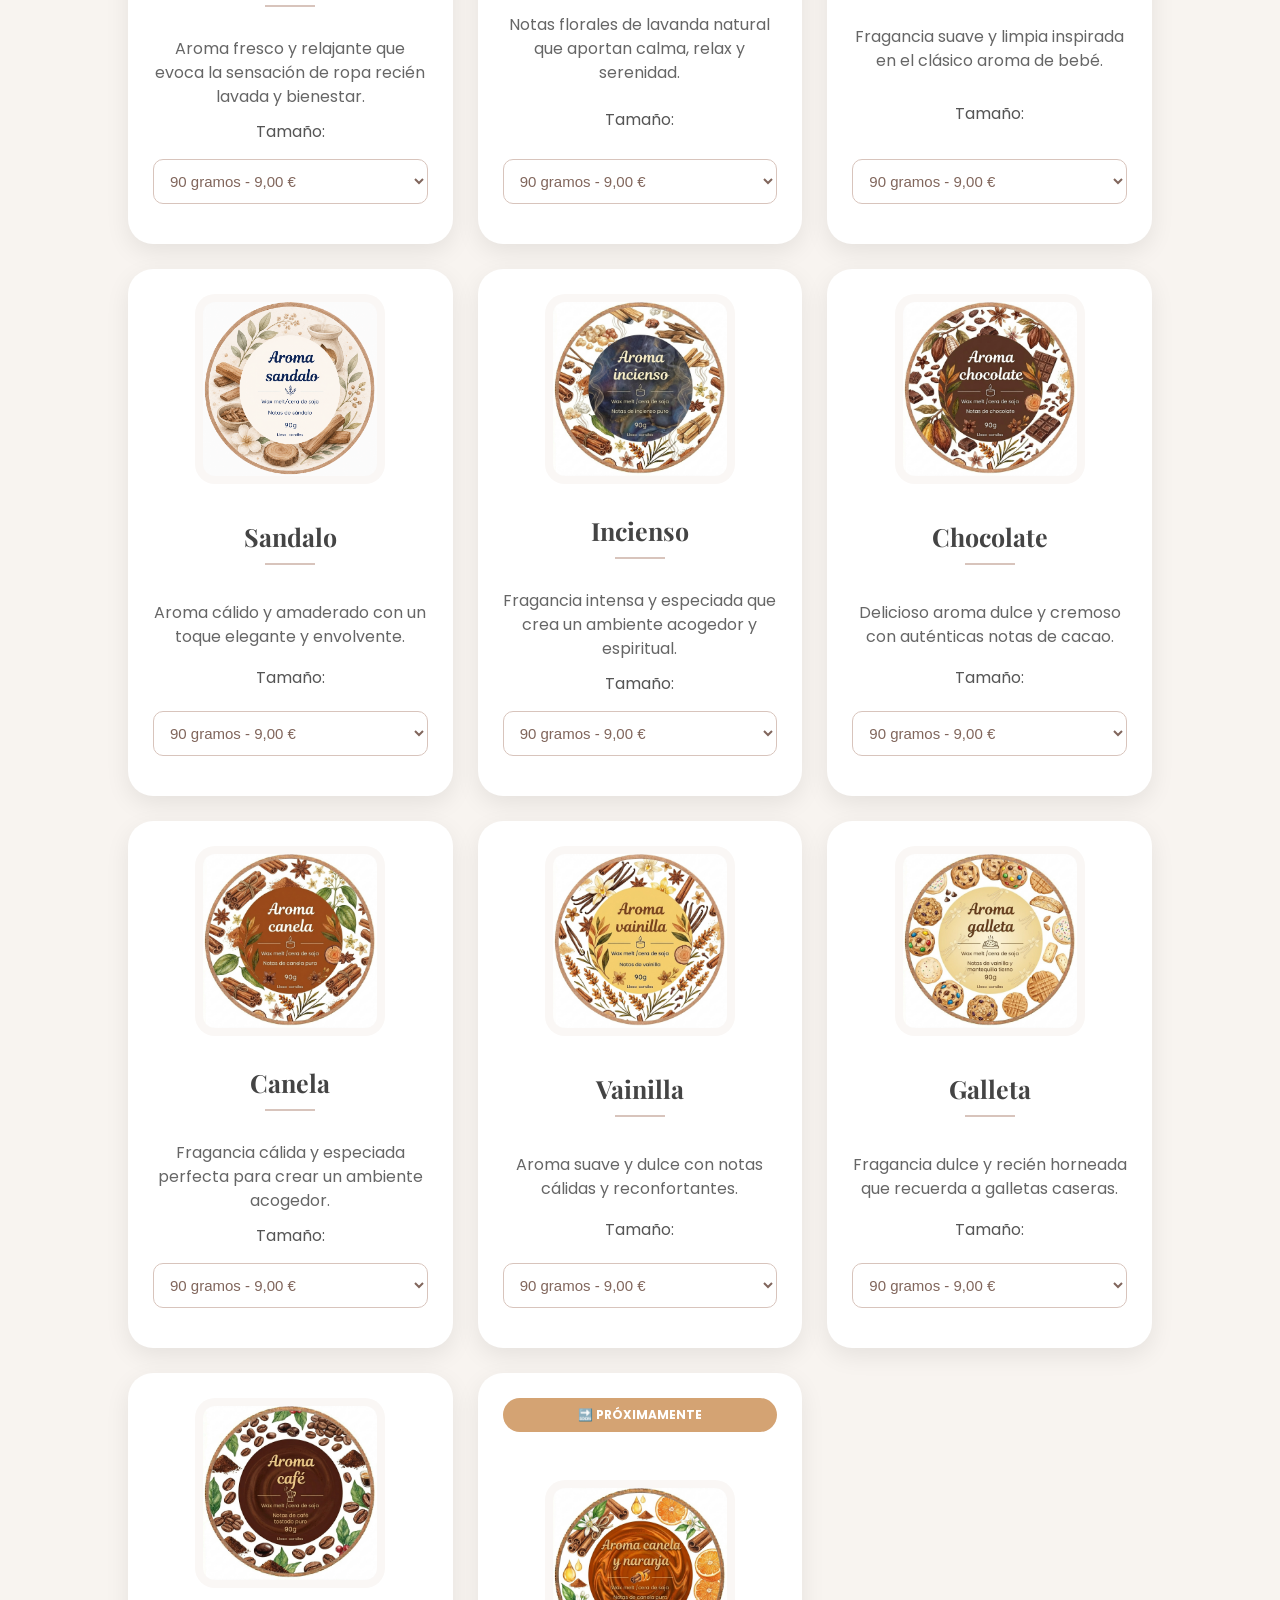
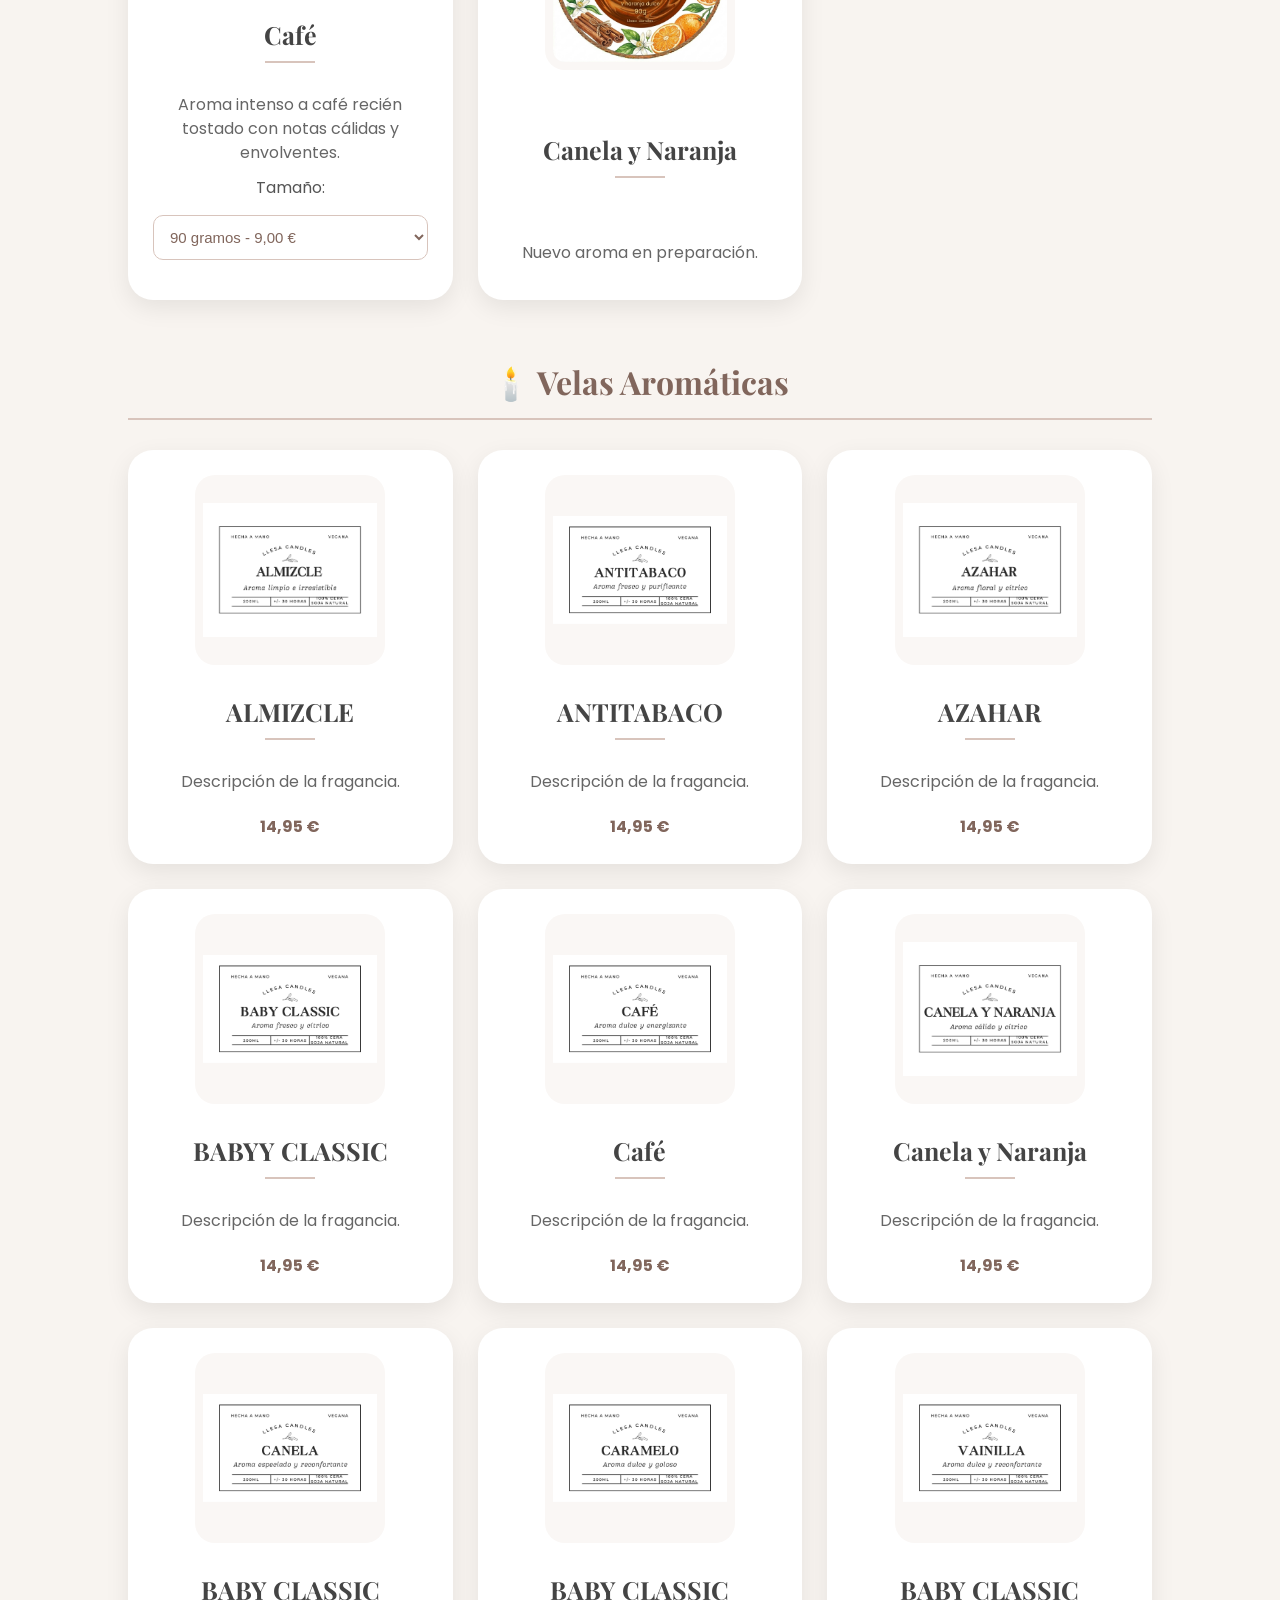
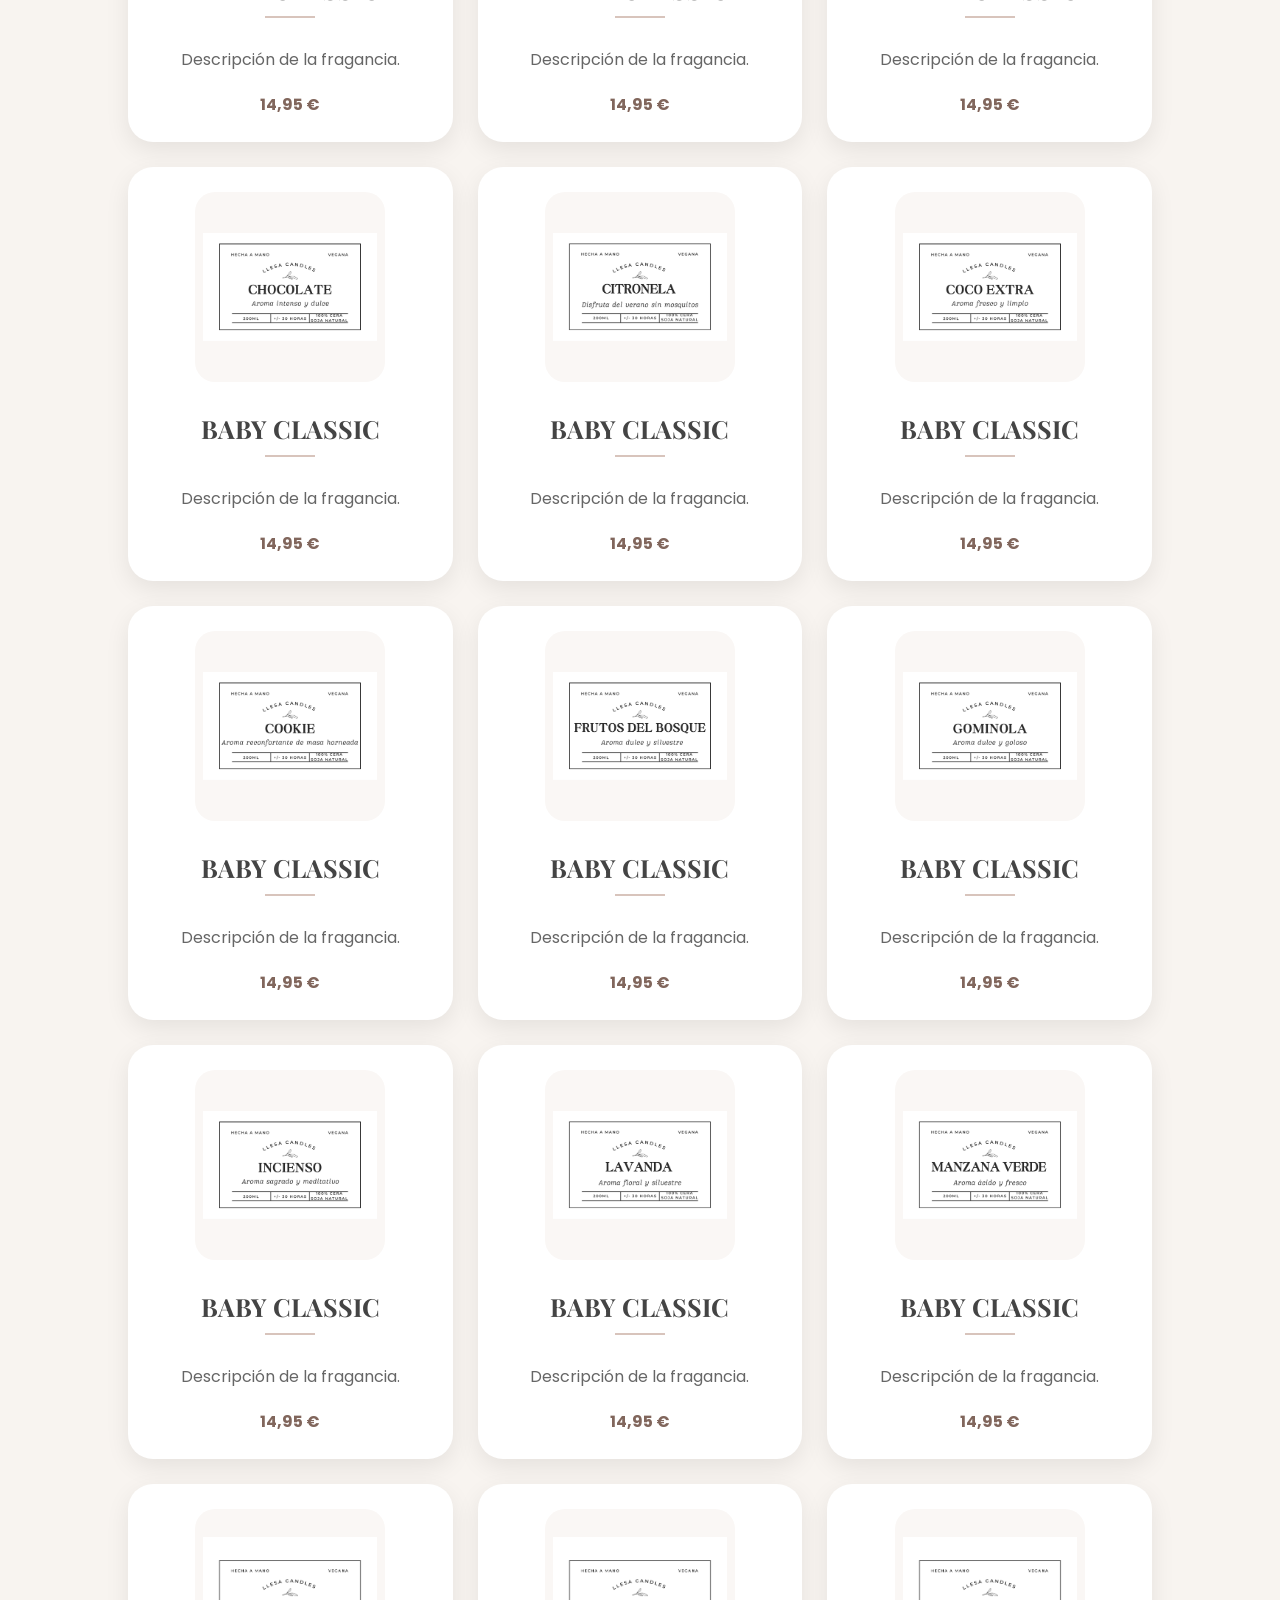
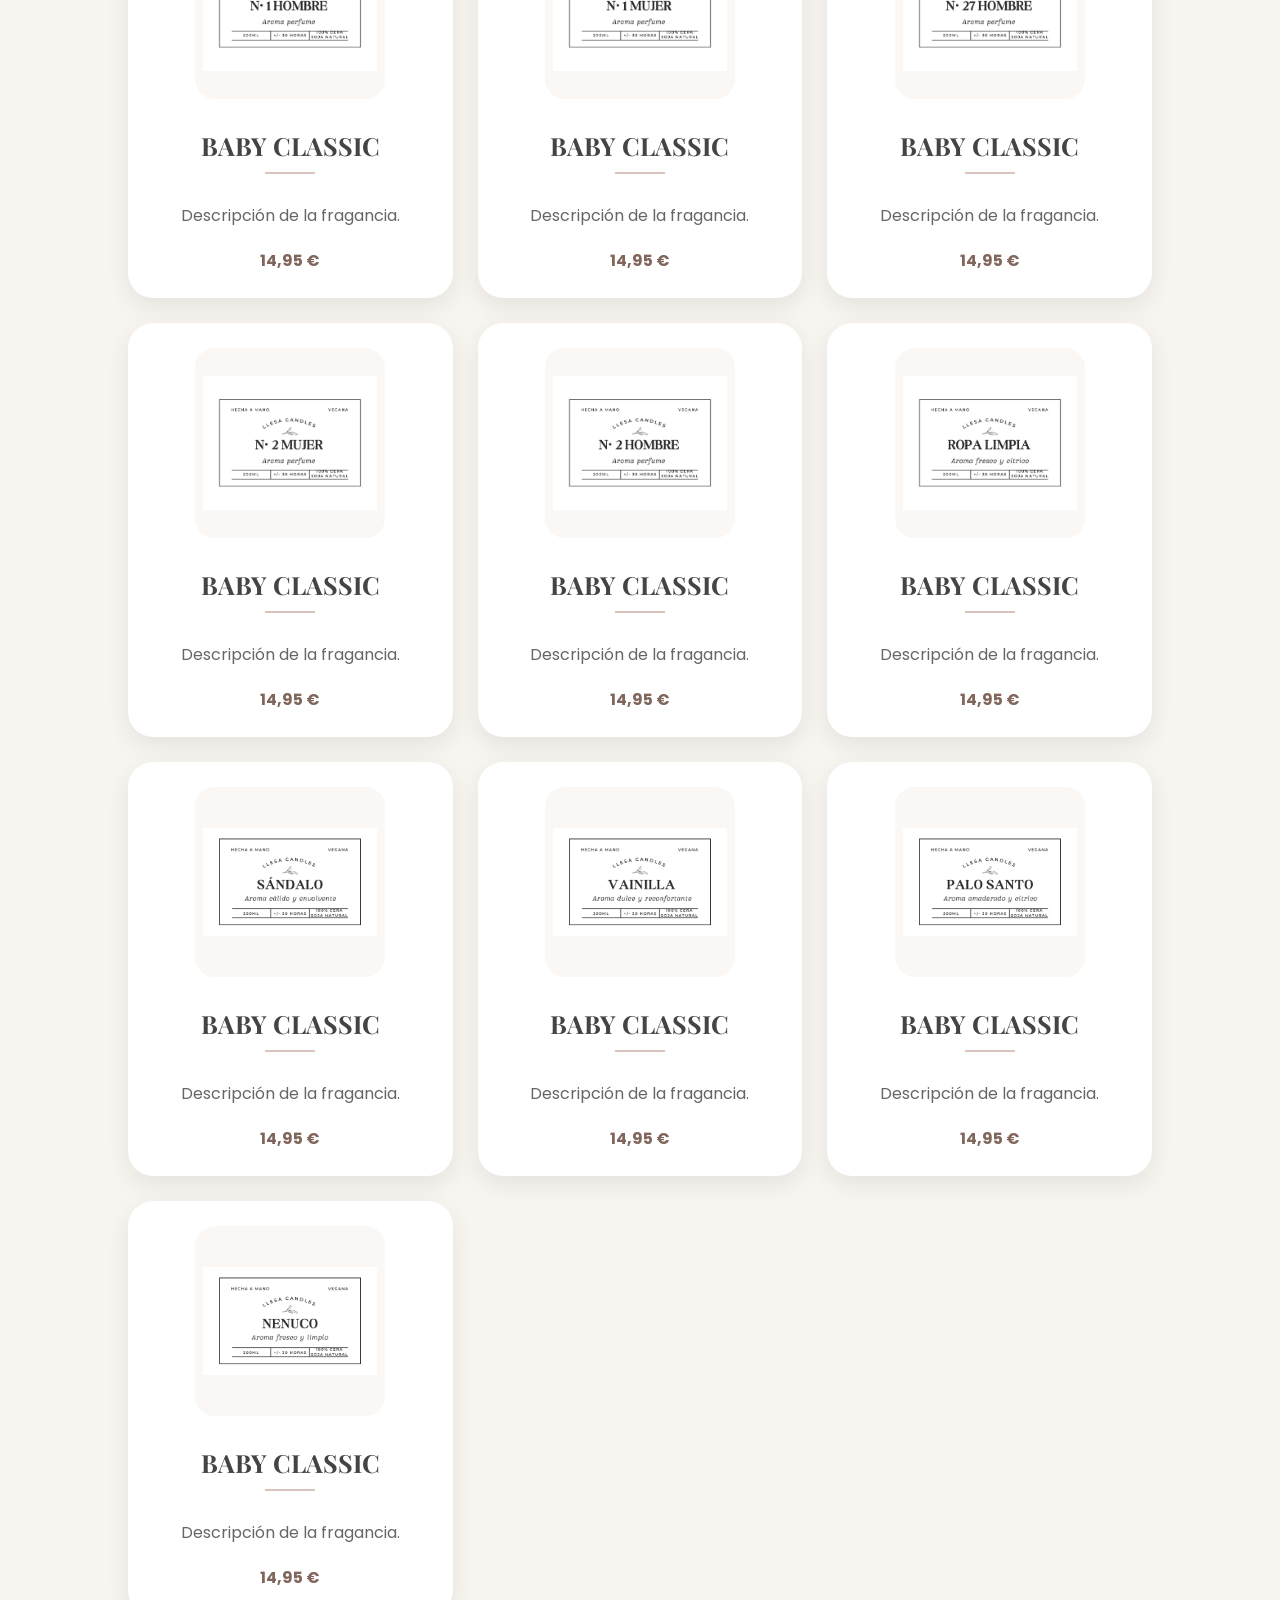
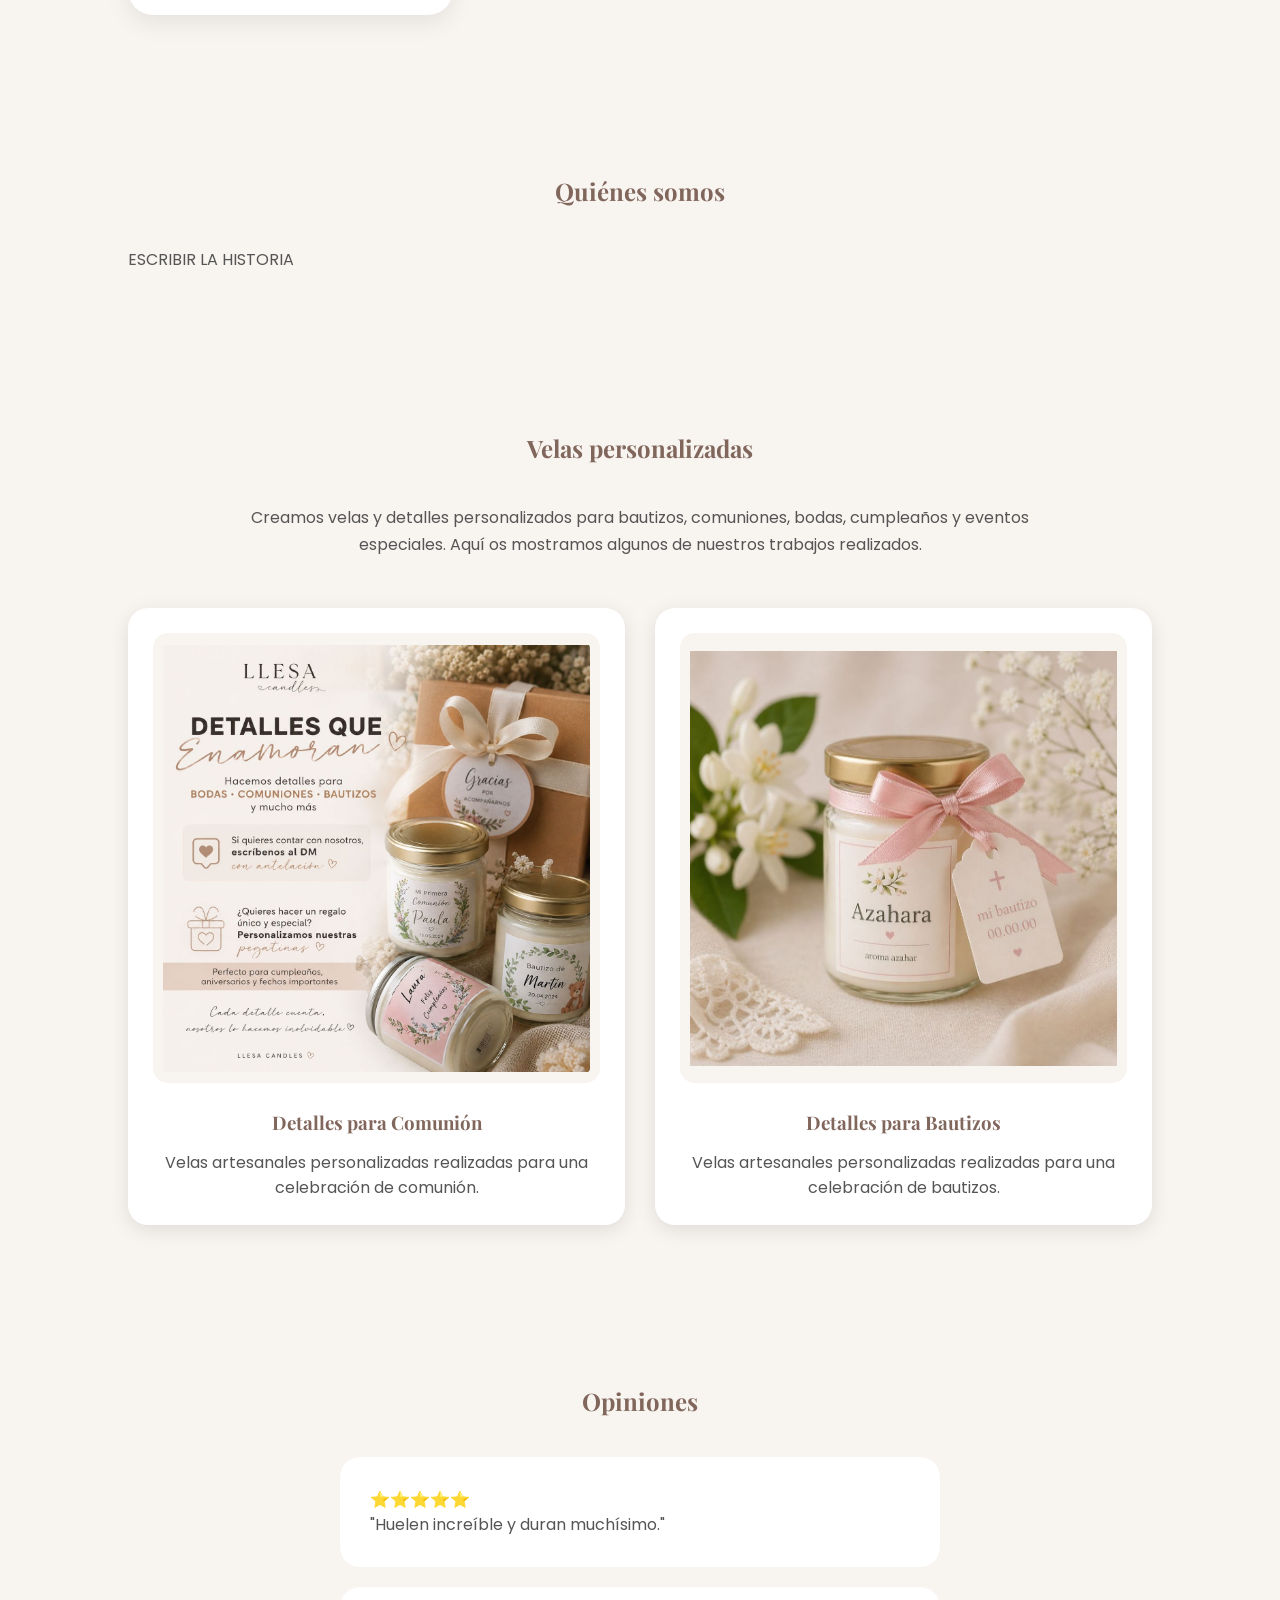
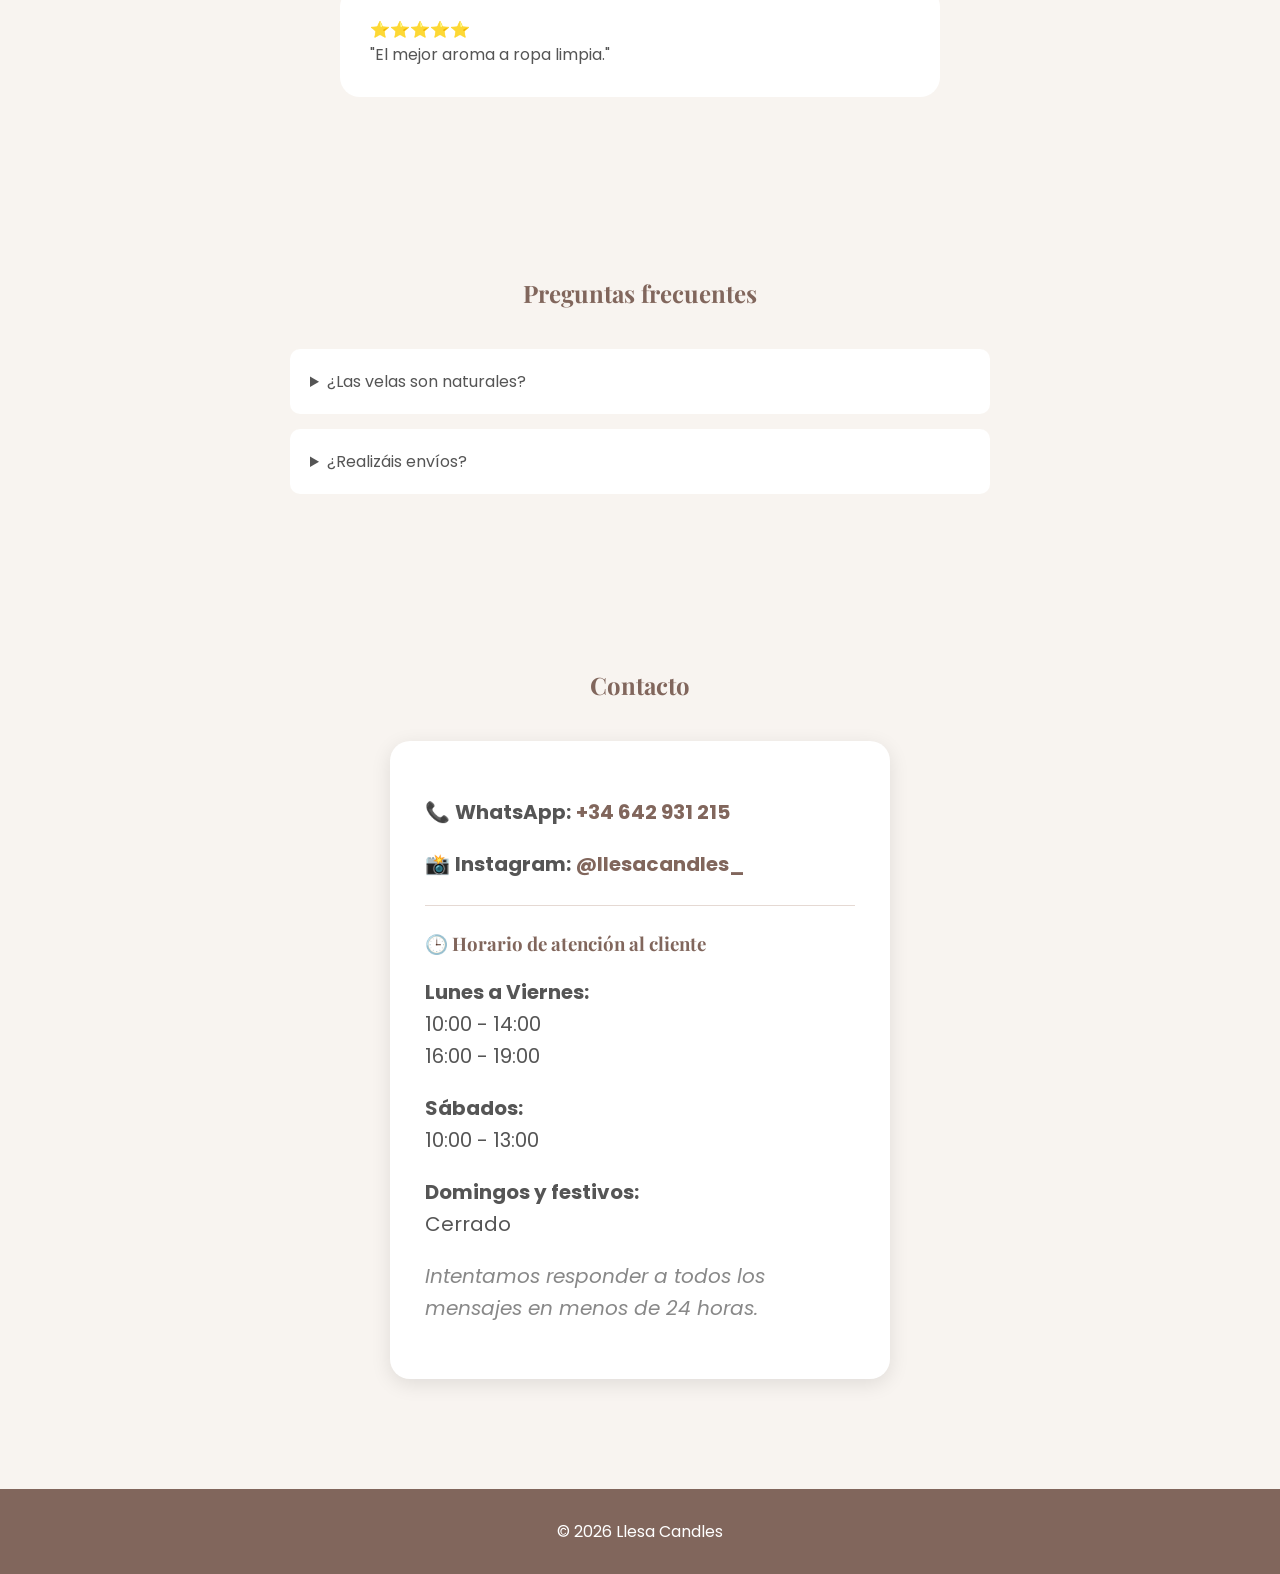
<file: BACKUPS/BACKUP_2026_07_05_CATALOGO_VELAS_COMPLETO/index.html>
<!--
=========================================
LLESA CANDLES
Archivo: index.html
Versión: 1.0
Última actualización: 04/07/2026
=========================================
-->


<!DOCTYPE html>

<html lang="es">

<head>

    <!-- CONFIGURACIÓN GENERAL -->
    <meta charset="UTF-8">
    <meta name="viewport" content="width=device-width, initial-scale=1.0">

    <title>Llesa Candles | Velas Artesanales</title>

    <!-- CSS -->
    <link rel="stylesheet" href="style.css">

    <!-- FUENTES -->
    <link href="https://fonts.googleapis.com/css2?family=Playfair+Display:wght@500;700&family=Poppins:wght@300;400;600&display=swap" rel="stylesheet">

</head>

<body>

    <!-- ===================================== -->
    <!-- CABECERA -->
    <!-- ===================================== -->

    <header id="inicio">

        <!-- LOGO -->
        <img src="img/logo.jpg.jpg" class="logo">

        <!-- NOMBRE -->
        <h1>Llesa Candles</h1>

        <!-- ESLOGAN -->
        <p class="subtitulo">
            Velas aromáticas artesanales hechas con amor
        </p>

    </header>


    <!-- ===================================== -->
    <!-- MENÚ -->
    <!-- ===================================== -->

    <nav>

        <a href="#inicio">Inicio</a>

        <a href="#nosotros">Nosotras</a>

        <a href="#catalogo">Catálogo</a>

        <a href="#personalizadas">Personalizadas</a>

        <a href="#opiniones">Opiniones</a>

        <a href="#faq">FAQ</a>

        <a href="#contacto">Contacto</a>

    </nav>


    <!-- ===================================== -->
    <!-- PORTADA -->
    <!-- ===================================== -->

    <section class="hero">

        <div class="hero-box">

            <h2>
                Descubre el aroma de los pequeños momentos
            </h2>

            <p>
                Velas artesanales y wax melts elaborados
                a mano con ingredientes de calidad.
            </p>

            <a href="#catalogo" class="hero-boton">
            Ver catálogo
            </a>
        </div>

    </section>


    <!-- ===================================== -->
    <!-- PRODUCTOS DESTACADOS -->
    <!-- ===================================== -->

<section id="catalogo">

    <h2>Nuestros productos</h2>

    <!-- FILTROS -->

    <div class="filtros">

        <button class="filtro activo"
                onclick="filtrar('todos')">
            TODOS
        </button>

        <button class="filtro"
                onclick="filtrar('wax')">
            🌸 WAX MELTS
        </button>

        <button class="filtro"
                onclick="filtrar('vela')">
            🕯️ VELAS
        </button>

    </div>


    <!-- ==================== -->
    <!-- WAX MELTS -->
    <!-- ==================== -->

    <h3 class="categoria" id="titulo-wax">
        🌸 Wax Melts
    </h3>

    <div class="productos wax">

        <!-- ===================================== -->
        <!-- WAX MELT 01 -->
        <!-- ===================================== -->
        <div class="producto wax">

             <!-- esto es para poner el mas vendido/favorito/estaciones  -->
            <div class="badge bestseller">
                ⭐ Más vendido
             </div>
            <!-- esto es para poner el mas vendido/favorito/estaciones  -->


            <img src="img/productos/producto1.png">

            <h3>Ropa Limpia / Spa</h3>

            <p>
                Aroma fresco y relajante que evoca la sensación de ropa recién lavada y bienestar.
            </p>

                <!-- TAMAÑO -->

            <label>Tamaño:</label>

            <select class="tamano">

                <option>
            50 gramos - 6,50 €
            </option>

            <option selected>
            90 gramos - 9,00 €
             </option>

             </select>

        </div>


        <!-- ===================================== -->
        <!-- WAX MELT 02 -->
        <!-- ===================================== -->
        <div class="producto wax">

            <img src="img/productos/diseño de lavanda.jpg">

            <h3>Lavanda</h3>

            <p>
                Notas florales de lavanda natural que aportan calma, relax y serenidad.
            </p>

            <!-- TAMAÑO -->
            <label>Tamaño:</label>

            <select class="tamano">

            <option>
                50 gramos - 6,50 €
            </option>

            <option selected>
                90 gramos - 9,00 €
            </option>

            </select>
            

        </div>


        <!-- ===================================== -->
        <!-- WAX MELT 03 -->
        <!-- ===================================== -->

        <div class="producto wax">

            <!-- FOTO DEL PRODUCTO -->
            <img src="img/productos/diseño de nenuco.png">

            <!-- NOMBRE DEL AROMA -->
            <h3>Nenuco</h3>

         <!-- DESCRIPCIÓN -->
         <p>
            Fragancia suave y limpia inspirada en el clásico aroma de bebé.
         </p>

            <!-- TAMAÑO -->
            <label>Tamaño:</label>

            <select class="tamano">

            <option>
                50 gramos - 6,50 €
            </option>

            <option selected>
                90 gramos - 9,00 €
            </option>

            </select>
            
        </div>

            <!-- ===================================== -->
        <!-- WAX MELT 04 -->
        <!-- ===================================== -->

        <div class="producto wax">

            <!-- FOTO DEL PRODUCTO -->
            <img src="img/productos/diseño de sandalo.png">

            <!-- NOMBRE DEL AROMA -->
            <h3>Sandalo</h3>

         <!-- DESCRIPCIÓN -->
         <p>
            Aroma cálido y amaderado con un toque elegante y envolvente.
         </p>

            <!-- TAMAÑO -->
            <label>Tamaño:</label>

            <select class="tamano">

            <option>
                50 gramos - 6,50 €
            </option>

            <option selected>
                90 gramos - 9,00 €
            </option>

            </select>
            
        </div>

                <!-- ===================================== -->
        <!-- WAX MELT 05 -->
        <!-- ===================================== -->

        <div class="producto wax">

            <!-- FOTO DEL PRODUCTO -->
            <img src="img/productos/diseño de incienso.png">

            <!-- NOMBRE DEL AROMA -->
            <h3>Incienso</h3>

         <!-- DESCRIPCIÓN -->
         <p>
            Fragancia intensa y especiada que crea un ambiente acogedor y espiritual.
         </p>

            <!-- TAMAÑO -->
            <label>Tamaño:</label>

            <select class="tamano">

            <option>
                50 gramos - 6,50 €
            </option>

            <option selected>
                90 gramos - 9,00 €
            </option>

            </select>
            
        </div>

                <!-- ===================================== -->
        <!-- WAX MELT 06 -->
        <!-- ===================================== -->

        <div class="producto wax">

            <!-- FOTO DEL PRODUCTO -->
            <img src="img/productos/diseño de chocolate.png">

            <!-- NOMBRE DEL AROMA -->
            <h3>Chocolate</h3>

         <!-- DESCRIPCIÓN -->
         <p>
            Delicioso aroma dulce y cremoso con auténticas notas de cacao.
         </p>

            <!-- TAMAÑO -->
            <label>Tamaño:</label>

            <select class="tamano">

            <option>
                50 gramos - 6,50 €
            </option>

            <option selected>
                90 gramos - 9,00 €
            </option>

            </select>
            
        </div>

                <!-- ===================================== -->
        <!-- WAX MELT 07 -->
        <!-- ===================================== -->

        <div class="producto wax">

            <!-- FOTO DEL PRODUCTO -->
            <img src="img/productos/diseño de canela.png">

            <!-- NOMBRE DEL AROMA -->
            <h3>Canela</h3>

         <!-- DESCRIPCIÓN -->
         <p>
            Fragancia cálida y especiada perfecta para crear un ambiente acogedor.
         </p>

            <!-- TAMAÑO -->
            <label>Tamaño:</label>

            <select class="tamano">

            <option>
                50 gramos - 6,50 €
            </option>

            <option selected>
                90 gramos - 9,00 €
            </option>

            </select>
            
        </div>

                <!-- ===================================== -->
        <!-- WAX MELT 08 -->
        <!-- ===================================== -->

        <div class="producto wax">

            <!-- FOTO DEL PRODUCTO -->
            <img src="img/productos/diseño de vainilla.png">

            <!-- NOMBRE DEL AROMA -->
            <h3>Vainilla</h3>

         <!-- DESCRIPCIÓN -->
         <p>
            Aroma suave y dulce con notas cálidas y reconfortantes.
         </p>

            <!-- TAMAÑO -->
            <label>Tamaño:</label>

            <select class="tamano">

            <option>
                50 gramos - 6,50 €
            </option>

            <option selected>
                90 gramos - 9,00 €
            </option>

            </select>
            
        </div>

                <!-- ===================================== -->
        <!-- WAX MELT 09 -->
        <!-- ===================================== -->

        <div class="producto wax">

            <!-- FOTO DEL PRODUCTO -->
            <img src="img/productos/diselo de galleta.png">

            <!-- NOMBRE DEL AROMA -->
            <h3>Galleta</h3>

         <!-- DESCRIPCIÓN -->
         <p>
            Fragancia dulce y recién horneada que recuerda a galletas caseras.
         </p>

            <!-- TAMAÑO -->
            <label>Tamaño:</label>

            <select class="tamano">

            <option>
                50 gramos - 6,50 €
            </option>

            <option selected>
                90 gramos - 9,00 €
            </option>

            </select>
            
        </div>

                <!-- ===================================== -->
        <!-- WAX MELT 10 -->
        <!-- ===================================== -->

        <div class="producto wax">

            <!-- FOTO DEL PRODUCTO -->
            <img src="img/productos/diseño de cafe.png">

            <!-- NOMBRE DEL AROMA -->
            <h3>Café</h3>

         <!-- DESCRIPCIÓN -->
         <p>
            Aroma intenso a café recién tostado con notas cálidas y envolventes.
         </p>

            <!-- TAMAÑO -->
            <label>Tamaño:</label>

            <select class="tamano">

            <option>
                50 gramos - 6,50 €
            </option>

            <option selected>
                90 gramos - 9,00 €
            </option>

            </select>
            
        </div>

        
        <!-- ===================================== -->
        <!-- WAX MELT 11 PROXIMAMENTE -->
        <!-- ===================================== -->

        <div class="producto wax">

            <div class="proximamente">
                🔜 PRÓXIMAMENTE
            </div>

                <img src="img/productos/diseño canela y naranja.png">

             <h3>Canela y Naranja</h3>

                 <p>
                    Nuevo aroma en preparación.
                </p>

        </div>



 
</div>
    </div>

 <h3 class="categoria" id="titulo-vela">
   🕯️ Velas Aromáticas
    </h3>
<div class="productos vela">



    <!-- ===================================== -->
    <!-- VELA 01 -->
    <!-- ===================================== -->


    <div class="producto vela">

            <img src="img/velas/ALMIZCLE.png">

            <h3>ALMIZCLE</h3>

            <p>
                Descripción de la fragancia.
            </p>

            <span>
                14,95 €
            </span>

         </div>


    <!-- ===================================== -->
    <!-- VELA 02 -->
    <!-- ===================================== -->
        <div class="producto vela">

            <img src="img/velas/ANTITABACO.png">

            <h3>ANTITABACO</h3>

            <p>
                Descripción de la fragancia.
            </p>

            <span>
                14,95 €
            </span>

        </div>


    <!-- ===================================== -->
    <!-- VELA 03 -->
    <!-- ===================================== -->
        <div class="producto vela">

            <img src="img/velas/AZAHAR.png">

            <h3>AZAHAR</h3>

            <p>
                Descripción de la fragancia.
            </p>

            <span>
                14,95 €
            </span>

        </div>

    <!-- ===================================== -->
    <!-- VALA 04 -->
    <!-- ===================================== -->

        <div class="producto vela">

            <!-- FOTO DEL PRODUCTO -->
            <img src="img/velas/BABY CLASSIC.png">

            <!-- NOMBRE DE LA VELA -->
            <h3>BABYY CLASSIC</h3>

            <!-- DESCRIPCIÓN -->
            <p>
                Descripción de la fragancia.
            </p>

            <!-- PRECIO -->
            <span>
                14,95 €
             </span>

        </div>

    <!-- ===================================== -->
    <!-- VALA 05 -->
    <!-- ===================================== -->

        <div class="producto vela">

            <!-- FOTO DEL PRODUCTO -->
            <img src="img/velas/CAFÉ.png">

            <!-- NOMBRE DE LA VELA -->
            <h3>Café</h3>

            <!-- DESCRIPCIÓN -->
            <p>
                Descripción de la fragancia.
            </p>

            <!-- PRECIO -->
            <span>
                14,95 €
            </span>

        </div>
        
    <!-- ===================================== -->
    <!-- VALA 06 -->
    <!-- ===================================== -->

        <div class="producto vela">

            <!-- FOTO DEL PRODUCTO -->
            <img src="img/velas/CANELA Y NARANJA.png">

            <!-- NOMBRE DE LA VELA -->
            <h3>Canela y Naranja</h3>

            <!-- DESCRIPCIÓN -->
            <p>
                Descripción de la fragancia.
            </p>

            <!-- PRECIO -->
            <span>
                14,95 €
            </span>

        </div>
        
    <!-- ===================================== -->
    <!-- VALA 07 -->
    <!-- ===================================== -->

        <div class="producto vela">

            <!-- FOTO DEL PRODUCTO -->
            <img src="img/velas/CANELA.png">

            <!-- NOMBRE DE LA VELA -->
            <h3>BABY CLASSIC</h3>

            <!-- DESCRIPCIÓN -->
            <p>
                Descripción de la fragancia.
            </p>

            <!-- PRECIO -->
            <span>
                14,95 €
            </span>

        </div>
        
    <!-- ===================================== -->
    <!-- VALA 08 -->
    <!-- ===================================== -->

        <div class="producto vela">

            <!-- FOTO DEL PRODUCTO -->
            <img src="img/velas/CARAMELO.png">

            <!-- NOMBRE DE LA VELA -->
            <h3>BABY CLASSIC</h3>

            <!-- DESCRIPCIÓN -->
            <p>
                Descripción de la fragancia.
            </p>

            <!-- PRECIO -->
            <span>
                14,95 €
            </span>

        </div>
        
    <!-- ===================================== -->
    <!-- VALA 09 -->
    <!-- ===================================== -->

     <div class="producto vela">

            <!-- FOTO DEL PRODUCTO -->
            <img src="img/velas/VAINILLA.png">

            <!-- NOMBRE DE LA VELA -->
            <h3>BABY CLASSIC</h3>

            <!-- DESCRIPCIÓN -->
            <p>
                Descripción de la fragancia.
            </p>

            <!-- PRECIO -->
            <span>
                14,95 €
            </span>

         </div>
       
    <!-- ===================================== -->
    <!-- VALA 10 -->
    <!-- ===================================== -->

        <div class="producto vela">

            <!-- FOTO DEL PRODUCTO -->
            <img src="img/velas/CHOCOLATE.png">

            <!-- NOMBRE DE LA VELA -->
            <h3>BABY CLASSIC</h3>

            <!-- DESCRIPCIÓN -->
            <p>
                Descripción de la fragancia.
            </p>

            <!-- PRECIO -->
            <span>
                14,95 €
            </span>

        </div>
        
    <!-- ===================================== -->
    <!-- VALA 11 -->
    <!-- ===================================== -->

        <div class="producto vela">

            <!-- FOTO DEL PRODUCTO -->
            <img src="img/velas/CITRONELA.png">

            <!-- NOMBRE DE LA VELA -->
            <h3>BABY CLASSIC</h3>

            <!-- DESCRIPCIÓN -->
            <p>
                Descripción de la fragancia.
            </p>

            <!-- PRECIO -->
            <span>
                14,95 €
            </span>

        </div>
        
    <!-- ===================================== -->
    <!-- VALA 12 -->
    <!-- ===================================== -->

        <div class="producto vela">

            <!-- FOTO DEL PRODUCTO -->
            <img src="img/velas/COCO EXTRA.png">

            <!-- NOMBRE DE LA VELA -->
            <h3>BABY CLASSIC</h3>

            <!-- DESCRIPCIÓN -->
            <p>
                Descripción de la fragancia.
            </p>

            <!-- PRECIO -->
            <span>
                14,95 €
            </span>

        </div>
        
    <!-- ===================================== -->
    <!-- VALA 13 -->
    <!-- ===================================== -->

        <div class="producto vela">

            <!-- FOTO DEL PRODUCTO -->
            <img src="img/velas/COOKIE.png">

            <!-- NOMBRE DE LA VELA -->
            <h3>BABY CLASSIC</h3>

            <!-- DESCRIPCIÓN -->
            <p>
                Descripción de la fragancia.
            </p>

            <!-- PRECIO -->
            <span>
                14,95 €
            </span>

        </div>
        
    <!-- ===================================== -->
    <!-- VALA 14 -->
    <!-- ===================================== -->

        <div class="producto vela">

            <!-- FOTO DEL PRODUCTO -->
            <img src="img/velas/FRUTOS DEL BOSQUE.png">

            <!-- NOMBRE DE LA VELA -->
            <h3>BABY CLASSIC</h3>

            <!-- DESCRIPCIÓN -->
            <p>
                Descripción de la fragancia.
            </p>

            <!-- PRECIO -->
            <span>
                14,95 €
            </span>

        </div>
        
    <!-- ===================================== -->
    <!-- VALA 15 -->
    <!-- ===================================== -->

        <div class="producto vela">

            <!-- FOTO DEL PRODUCTO -->
            <img src="img/velas/GOMINOLA.png">

            <!-- NOMBRE DE LA VELA -->
            <h3>BABY CLASSIC</h3>

            <!-- DESCRIPCIÓN -->
            <p>
                Descripción de la fragancia.
            </p>

            <!-- PRECIO -->
            <span>
                14,95 €
            </span>

        </div>
        
    <!-- ===================================== -->
    <!-- VALA 16 -->
    <!-- ===================================== -->

        <div class="producto vela">

            <!-- FOTO DEL PRODUCTO -->
            <img src="img/velas/INCIENSO.png">

            <!-- NOMBRE DE LA VELA -->
            <h3>BABY CLASSIC</h3>

            <!-- DESCRIPCIÓN -->
            <p>
                Descripción de la fragancia.
            </p>

            <!-- PRECIO -->
            <span>
                14,95 €
            </span>

        </div>
        
    <!-- ===================================== -->
    <!-- VALA 17 -->
    <!-- ===================================== -->

        <div class="producto vela">

            <!-- FOTO DEL PRODUCTO -->
            <img src="img/velas/LAVANDA.png">

            <!-- NOMBRE DE LA VELA -->
            <h3>BABY CLASSIC</h3>

            <!-- DESCRIPCIÓN -->
            <p>
                Descripción de la fragancia.
            </p>

            <!-- PRECIO -->
            <span>
                14,95 €
            </span>

        </div>
        
    <!-- ===================================== -->
    <!-- VALA 18 -->
    <!-- ===================================== -->

        <div class="producto vela">

            <!-- FOTO DEL PRODUCTO -->
            <img src="img/velas/MANZANA VERDE.png">

            <!-- NOMBRE DE LA VELA -->
            <h3>BABY CLASSIC</h3>

            <!-- DESCRIPCIÓN -->
            <p>
                Descripción de la fragancia.
            </p>

            <!-- PRECIO -->
            <span>
                14,95 €
            </span>

        </div>
        
    <!-- ===================================== -->
    <!-- VALA 19 -->
    <!-- ===================================== -->

        <div class="producto vela">

            <!-- FOTO DEL PRODUCTO -->
            <img src="img/velas/N1 HOMBRE, HUGO BOSS GREY.png">

            <!-- NOMBRE DE LA VELA -->
            <h3>BABY CLASSIC</h3>

            <!-- DESCRIPCIÓN -->
            <p>
                Descripción de la fragancia.
            </p>

            <!-- PRECIO -->
            <span>
                14,95 €
            </span>

        </div>
        
    <!-- ===================================== -->
    <!-- VALA 20 -->
    <!-- ===================================== -->

        <div class="producto vela">

            <!-- FOTO DEL PRODUCTO -->
            <img src="img/velas/N1 MUJER, N5 CHANEL.png">

            <!-- NOMBRE DE LA VELA -->
            <h3>BABY CLASSIC</h3>

            <!-- DESCRIPCIÓN -->
            <p>
                Descripción de la fragancia.
            </p>

            <!-- PRECIO -->
            <span>
                14,95 €
            </span>

        </div>
        
    <!-- ===================================== -->
    <!-- VALA 21 -->
    <!-- ===================================== -->

        <div class="producto vela">

            <!-- FOTO DEL PRODUCTO -->
            <img src="img/velas/N27 HOMBRE, ONE MILLION PACO RABANNE.png">

            <!-- NOMBRE DE LA VELA -->
            <h3>BABY CLASSIC</h3>

            <!-- DESCRIPCIÓN -->
            <p>
                Descripción de la fragancia.
            </p>

            <!-- PRECIO -->
            <span>
                14,95 €
            </span>

        </div>
        
    <!-- ===================================== -->
    <!-- VALA 22 -->
    <!-- ===================================== -->
        <div class="producto vela">

            <!-- FOTO DEL PRODUCTO -->
            <img src="img/velas/N2 MUJER, AIRE DE LOEWE.png">

            <!-- NOMBRE DE LA VELA -->
            <h3>BABY CLASSIC</h3>

            <!-- DESCRIPCIÓN -->
            <p>
                Descripción de la fragancia.
            </p>

            <!-- PRECIO -->
            <span>
                14,95 €
            </span>

        </div>

        
    <!-- ===================================== -->
    <!-- VALA 23 -->
    <!-- ===================================== -->
    
        <div class="producto vela">

            <!-- FOTO DEL PRODUCTO -->
            <img src="img/velas/N2 HOMBRE, ESSENCIA DE LOEWE.png">

            <!-- NOMBRE DE LA VELA -->
            <h3>BABY CLASSIC</h3>

            <!-- DESCRIPCIÓN -->
            <p>
                Descripción de la fragancia.
            </p>

            <!-- PRECIO -->
            <span>
                14,95 €
            </span>

     </div>


        
    <!-- ===================================== -->
    <!-- VALA 24 -->
    <!-- ===================================== -->

        <div class="producto vela">

            <!-- FOTO DEL PRODUCTO -->
            <img src="img/velas/ROPA LIMPIA.png">

            <!-- NOMBRE DE LA VELA -->
            <h3>BABY CLASSIC</h3>

            <!-- DESCRIPCIÓN -->
            <p>
                Descripción de la fragancia.
            </p>

            <!-- PRECIO -->
            <span>
                14,95 €
            </span>

        </div>
        
    <!-- ===================================== -->
    <!-- VALA 25 -->
    <!-- ===================================== -->

        <div class="producto vela">

            <!-- FOTO DEL PRODUCTO -->
            <img src="img/velas/S╡NDALO.png">

            <!-- NOMBRE DE LA VELA -->
            <h3>BABY CLASSIC</h3>

            <!-- DESCRIPCIÓN -->
            <p>
                Descripción de la fragancia.
            </p>

            <!-- PRECIO -->
            <span>
                14,95 €
            </span>

        </div>
        
    <!-- ===================================== -->
    <!-- VALA 26 -->
    <!-- ===================================== -->

        <div class="producto vela">

            <!-- FOTO DEL PRODUCTO -->
            <img src="img/velas/VAINILLA.png">

            <!-- NOMBRE DE LA VELA -->
            <h3>BABY CLASSIC</h3>

            <!-- DESCRIPCIÓN -->
            <p>
                Descripción de la fragancia.
            </p>

            <!-- PRECIO -->
            <span>
                14,95 €
            </span>

        </div>
        
    <!-- ===================================== -->
    <!-- VALA 27 -->
    <!-- ===================================== -->
         <div class="producto vela">

            <!-- FOTO DEL PRODUCTO -->
            <img src="img/velas/PALO SANTO.png">

            <!-- NOMBRE DE LA VELA -->
            <h3>BABY CLASSIC</h3>

            <!-- DESCRIPCIÓN -->
            <p>
                Descripción de la fragancia.
            </p>

            <!-- PRECIO -->
            <span>
                14,95 €
            </span>

        </div>

        
    <!-- ===================================== -->
    <!-- VALA 28 -->
    <!-- ===================================== -->

        <div class="producto vela">

            <!-- FOTO DEL PRODUCTO -->
            <img src="img/velas/NENUCO.png">

            <!-- NOMBRE DE LA VELA -->
            <h3>BABY CLASSIC</h3>

            <!-- DESCRIPCIÓN -->
            <p>
                Descripción de la fragancia.
            </p>

            <!-- PRECIO -->
            <span>
                14,95 €
            </span>

        </div>
    



</div>



</section>

    <!-- ===================================== -->
    <!-- QUIÉNES SOMOS -->
    <!-- ===================================== -->

    <section id="nosotros">

        <h2>Quiénes somos</h2>

        <p>
            ESCRIBIR LA HISTORIA
        </p>

    </section>


        <!-- ===================================== -->
                 <!-- PERSONALIZADAS -->
        <!-- ===================================== -->
        <!-- AÑADIR AQUÍ FUTURAS COMUNIONES, BODAS,
        BAUTIZOS Y EVENTOS -->
        <!-- ===================================== -->

<section id="personalizadas">

    <h2>Velas personalizadas</h2>

    <p class="texto-personalizadas">
        Creamos velas y detalles personalizados para
        bautizos, comuniones, bodas, cumpleaños y eventos especiales.
        Aquí os mostramos algunos de nuestros trabajos realizados.
    </p>

    <div class="galeria-personalizadas">

        <!-- TRABAJO 1 - COMUNIÓN -->

        <div class="trabajo">

            <img src="img/Personalizadas/per1.jpeg">

            <h3>Detalles para Comunión</h3>

            <p>
                Velas artesanales personalizadas realizadas
                para una celebración de comunión.
            </p>

        </div>

        <!-- TRABAJO 2 - BAUTIZO-->

        <div class="trabajo">

            <img src="img/Personalizadas/per2.jpeg">

            <h3>Detalles para Bautizos</h3>

            <p>
               
                Velas artesanales personalizadas realizadas
                para una celebración de bautizos.           
            
            </p>

        </div>
        

    </div>

</section>


    <!-- ===================================== -->
    <!-- OPINIONES -->
    <!-- ===================================== -->

    <section id="opiniones">

        <h2>Opiniones</h2>

        <div class="review">

            ⭐⭐⭐⭐⭐

            <p>
                "Huelen increíble y duran muchísimo."
            </p>

        </div>

        <div class="review">

            ⭐⭐⭐⭐⭐

            <p>
                "El mejor aroma a ropa limpia."
            </p>

        </div>

    </section>


    <!-- ===================================== -->
    <!-- FAQ -->
    <!-- ===================================== -->

    <section id="faq">

        <h2>Preguntas frecuentes</h2>

        <details>
            <summary>
                ¿Las velas son naturales?
            </summary>

            <p>
                Sí, utilizamos cera de soja.
            </p>
        </details>

        <details>
            <summary>
                ¿Realizáis envíos?
            </summary>

            <p>
                Sí, realizamos envíos nacionales.
            </p>
        </details>

    </section>


    <!-- ===================================== -->
    <!-- CONTACTO -->
    <!-- ===================================== -->

<section id="contacto">

    <h2>Contacto</h2>

    <div class="contacto-card">

        <p>
            📞 <strong>WhatsApp:</strong>
            <a href="https://wa.me/34642931215">
                +34 642 931 215
            </a>
        </p>

        <p>
            📸 <strong>Instagram:</strong>
            <a href="https://instagram.com/llesacandles_">
                @llesacandles_
            </a>
        </p>

        <hr>

        <h3>
            🕒 Horario de atención al cliente
        </h3>

        <p>
            <strong>Lunes a Viernes:</strong><br>
            10:00 - 14:00<br>
            16:00 - 19:00
        </p>

        <p>
            <strong>Sábados:</strong><br>
            10:00 - 13:00
        </p>

        <p>
            <strong>Domingos y festivos:</strong><br>
            Cerrado
        </p>

        <p class="nota">
            Intentamos responder a todos los mensajes
            en menos de 24 horas.
        </p>

    </div>

</section>

    <!-- ===================================== -->
    <!-- FOOTER -->
    <!-- ===================================== -->

    <footer>

        © 2026 Llesa Candles

    </footer>

    <a href="https://wa.me/34642931215?text=Hola,%20me%20gustaría%20información%20sobre%20Llesa%20Candles"
   class="whatsapp"  target="_blank">

    💬
    </a>
    
<script src="script.js"></script>
    
</body>
</html>
</file>
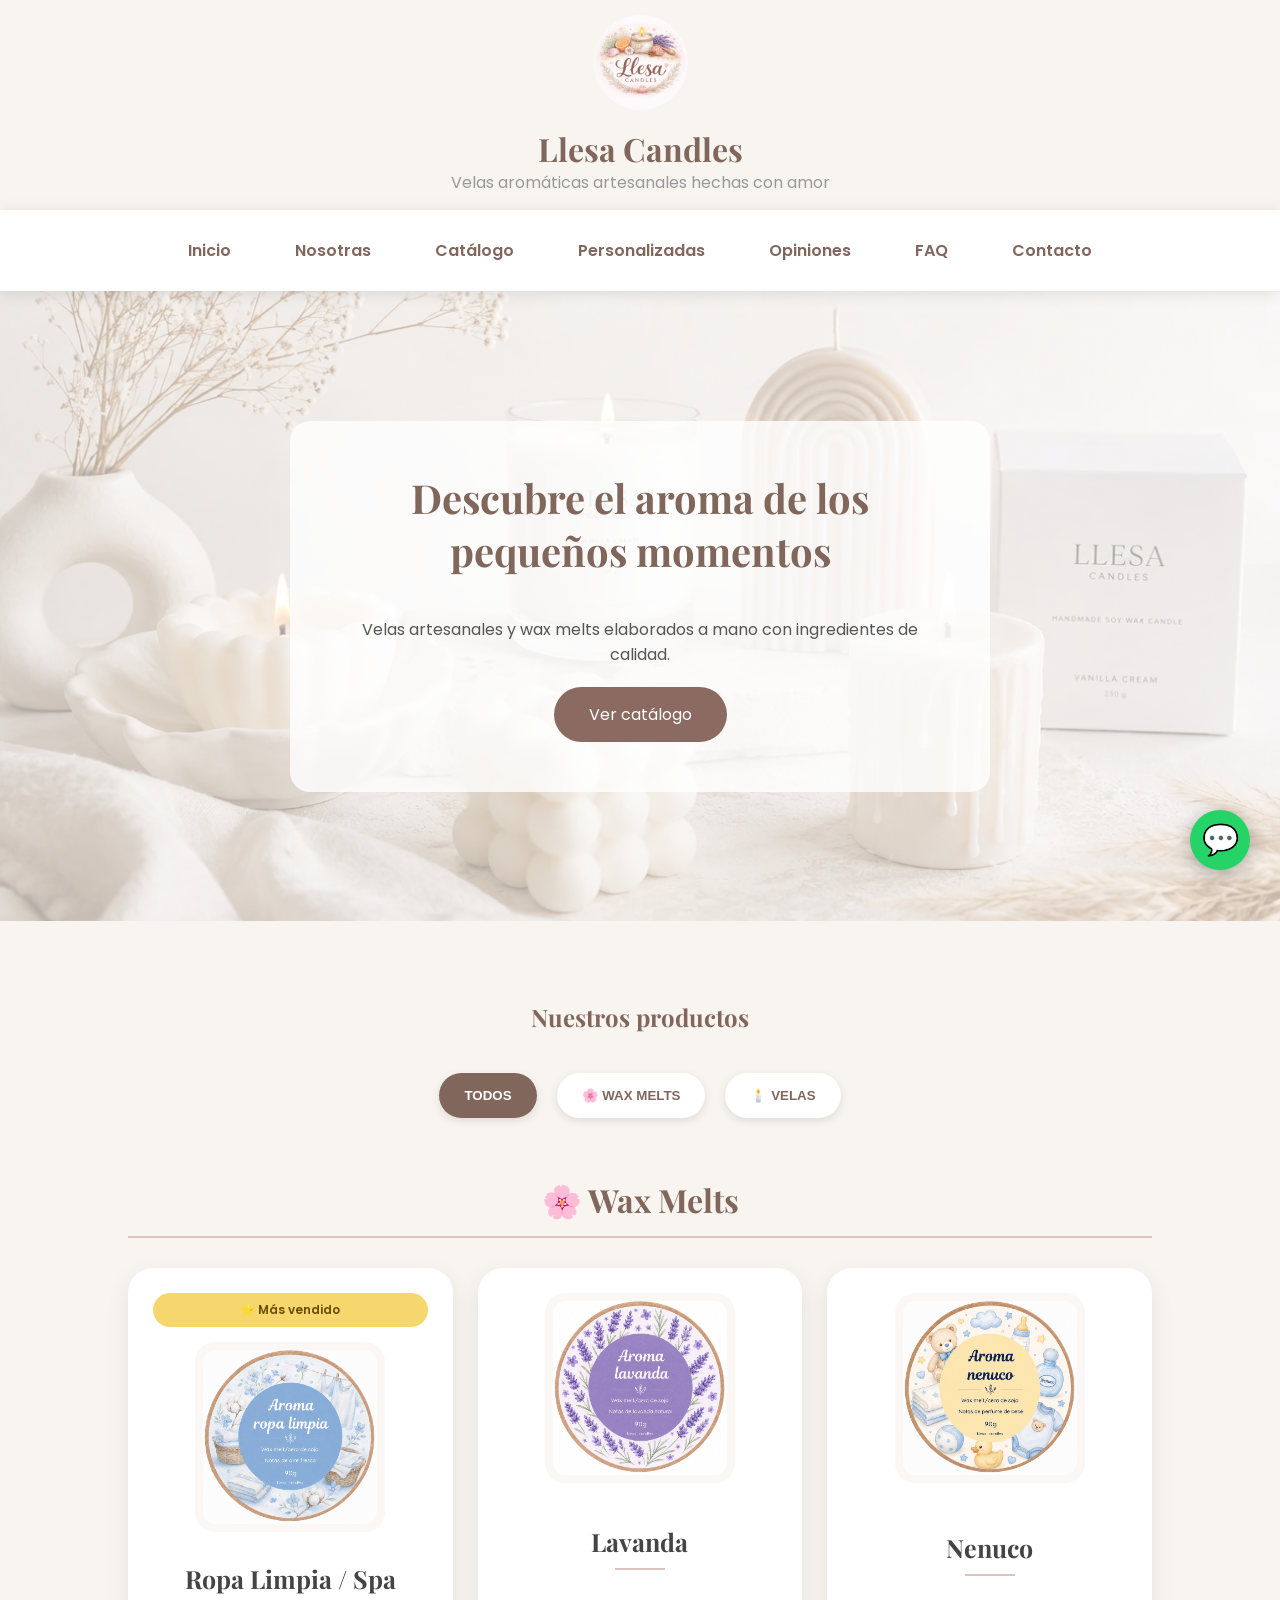
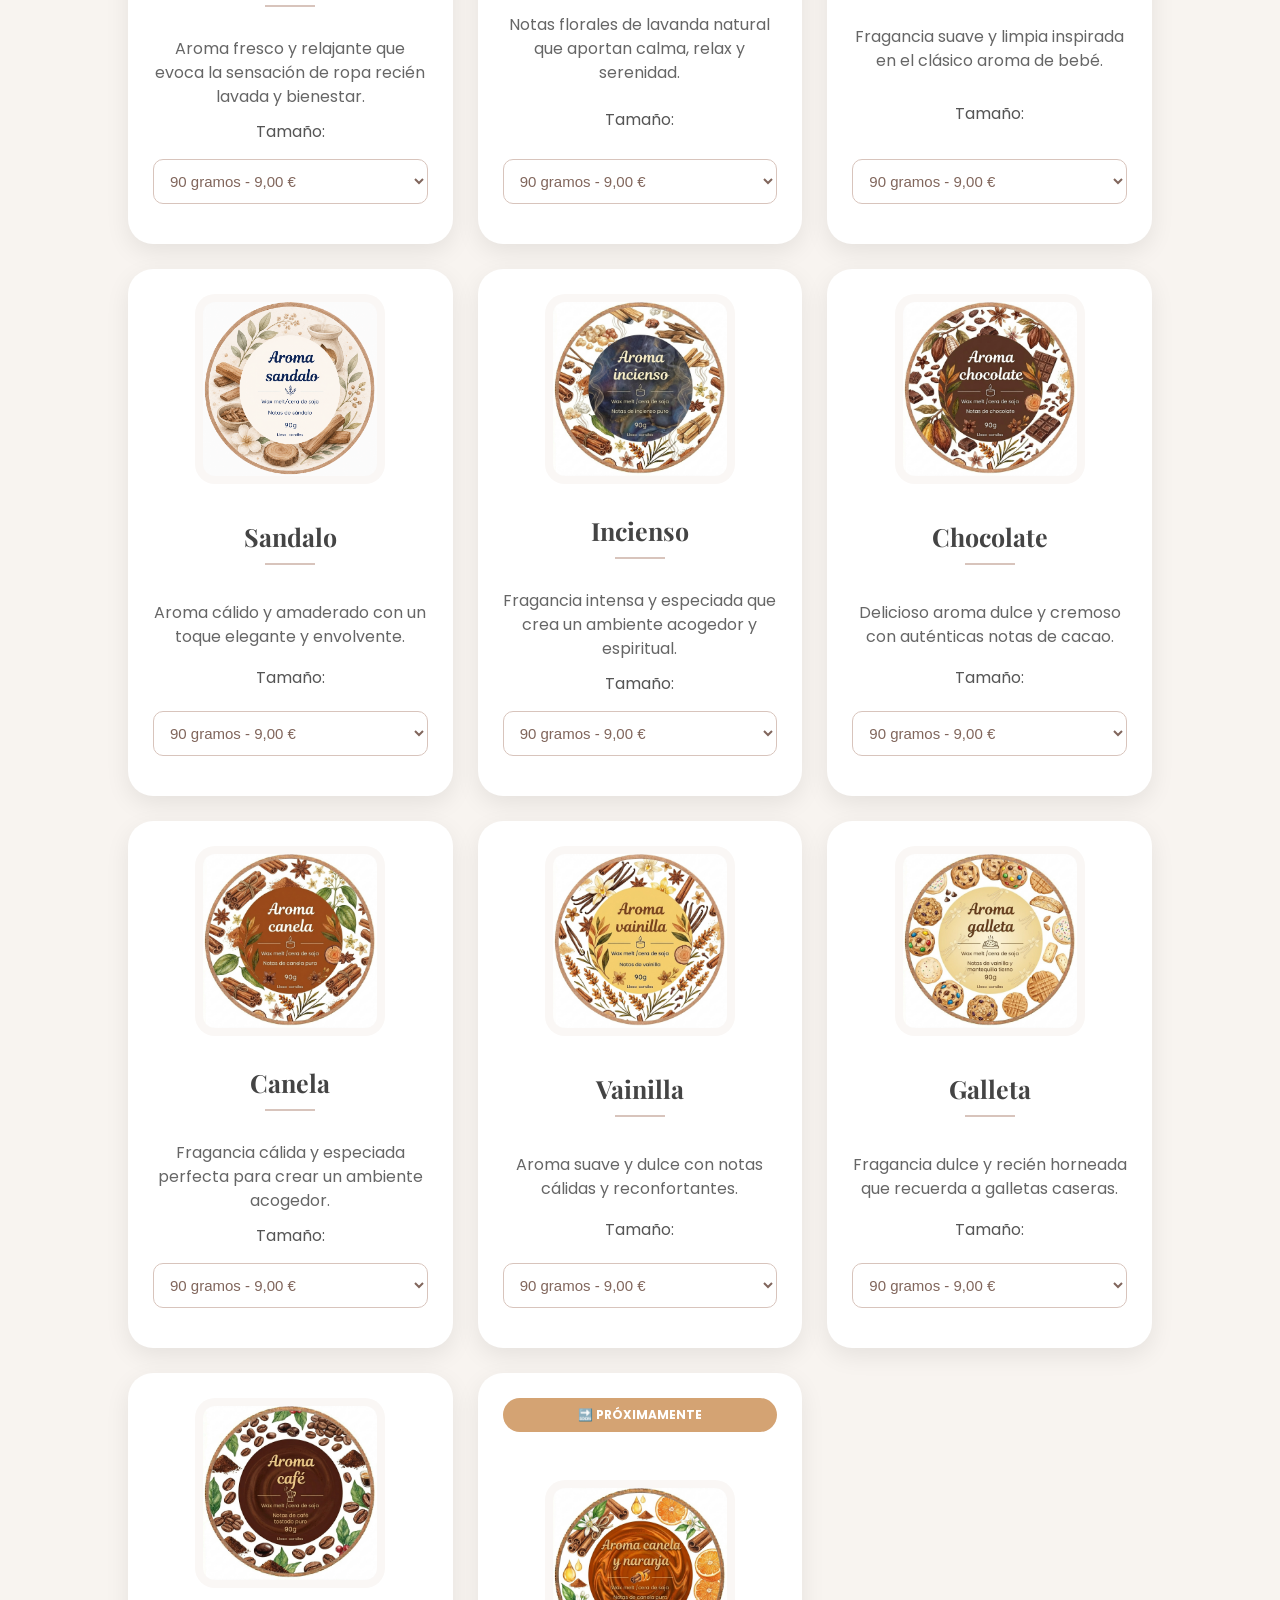
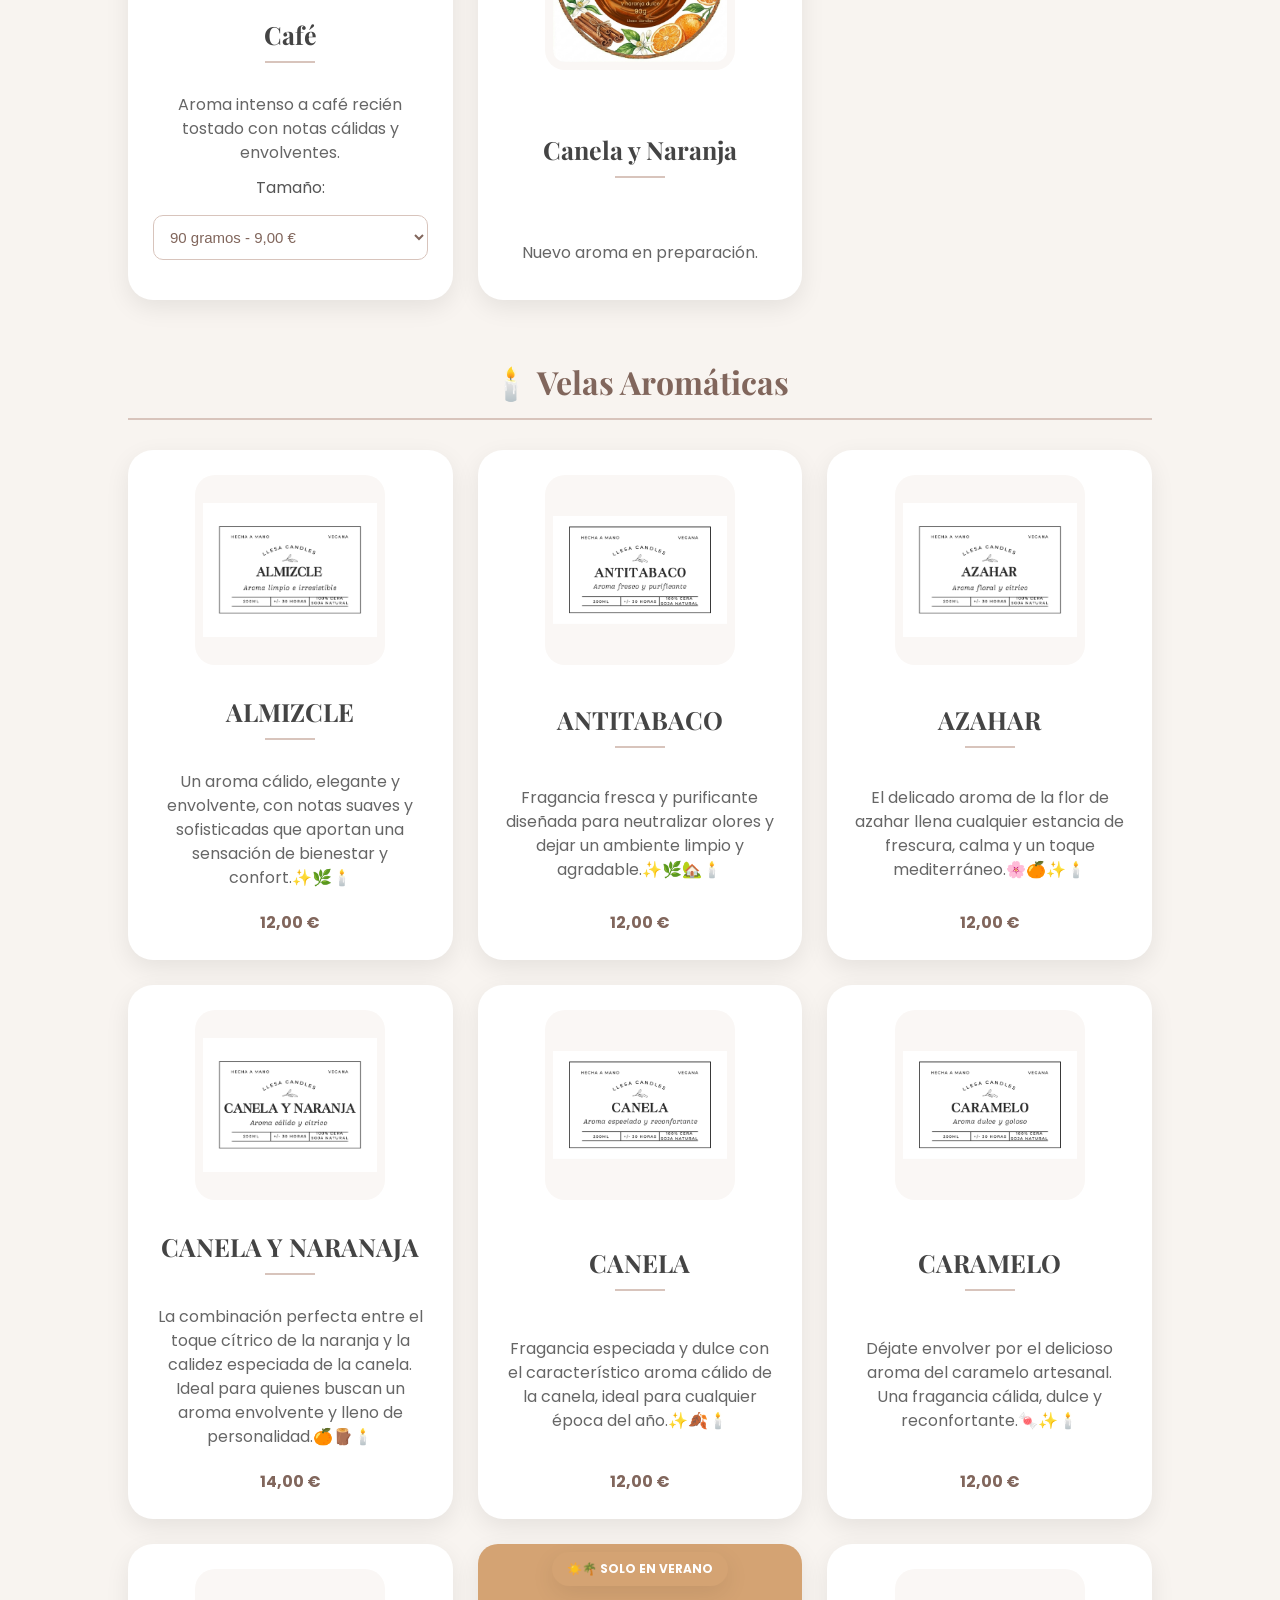
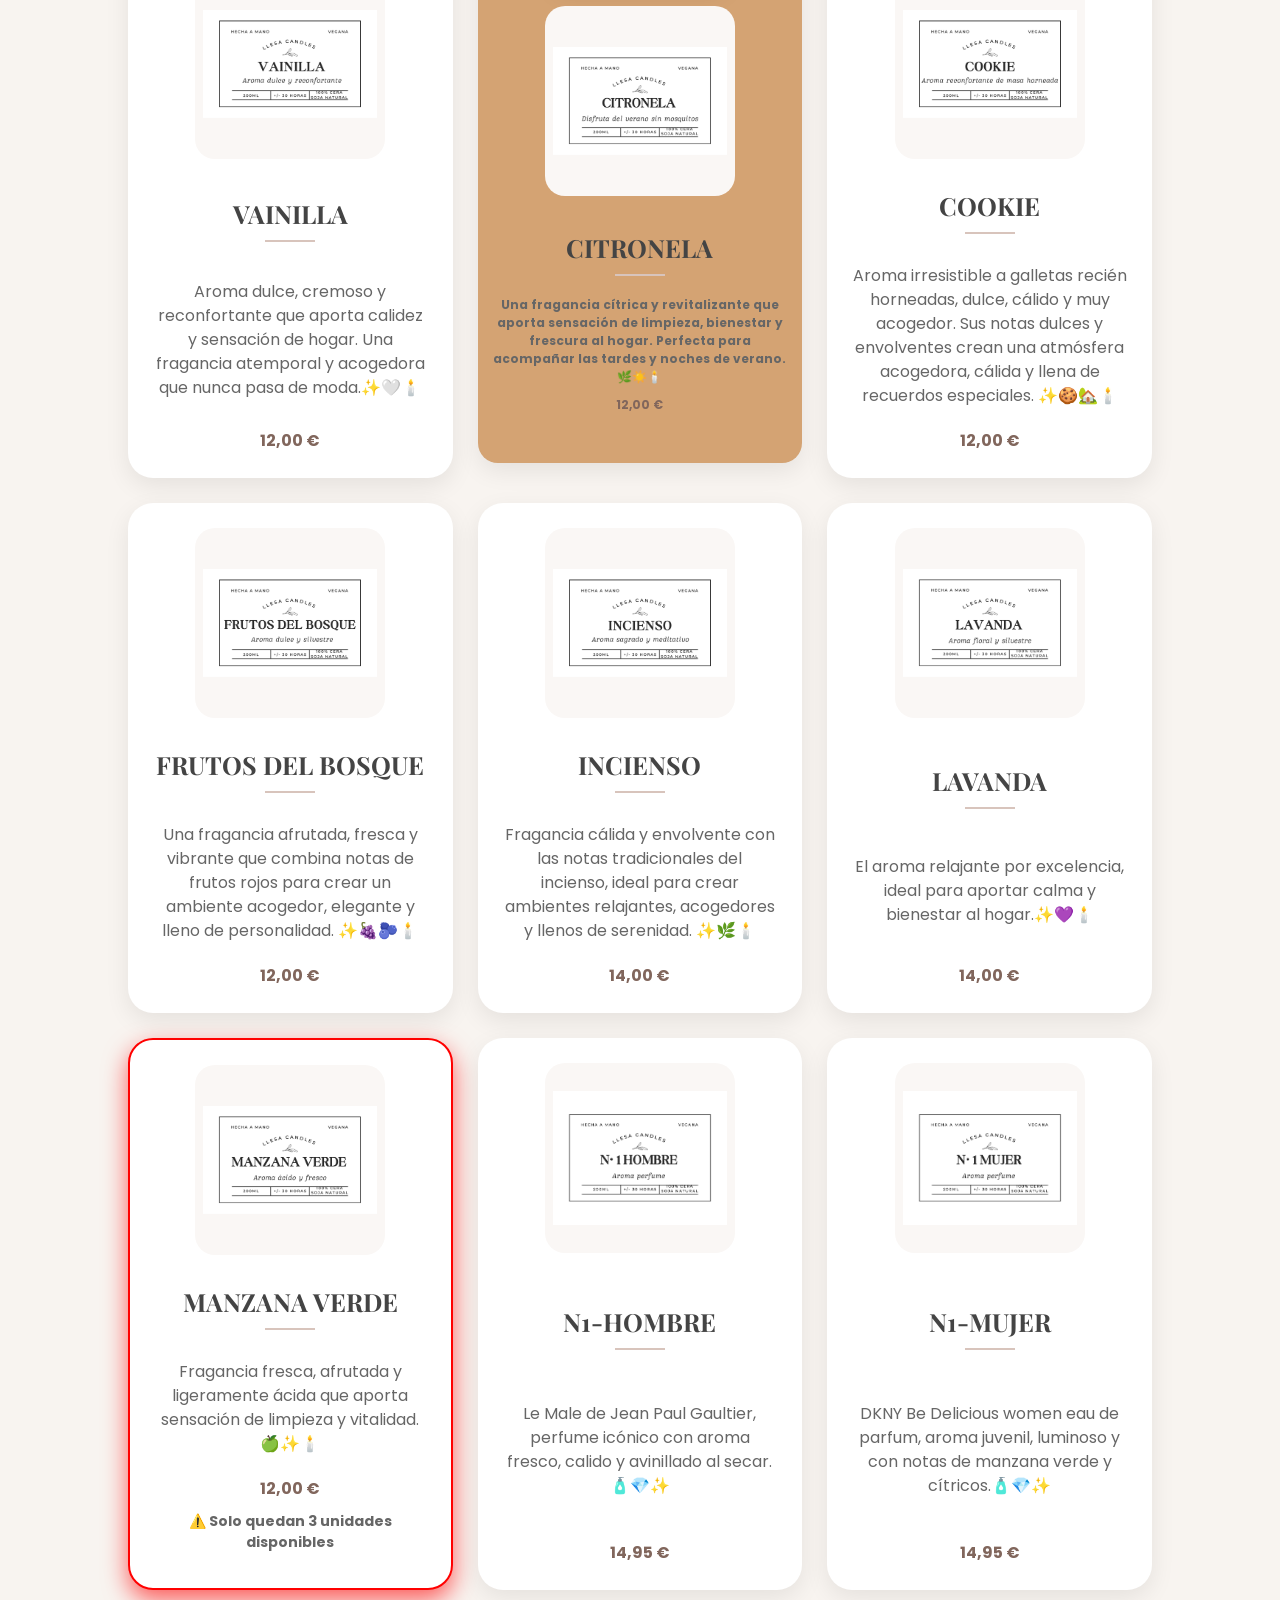
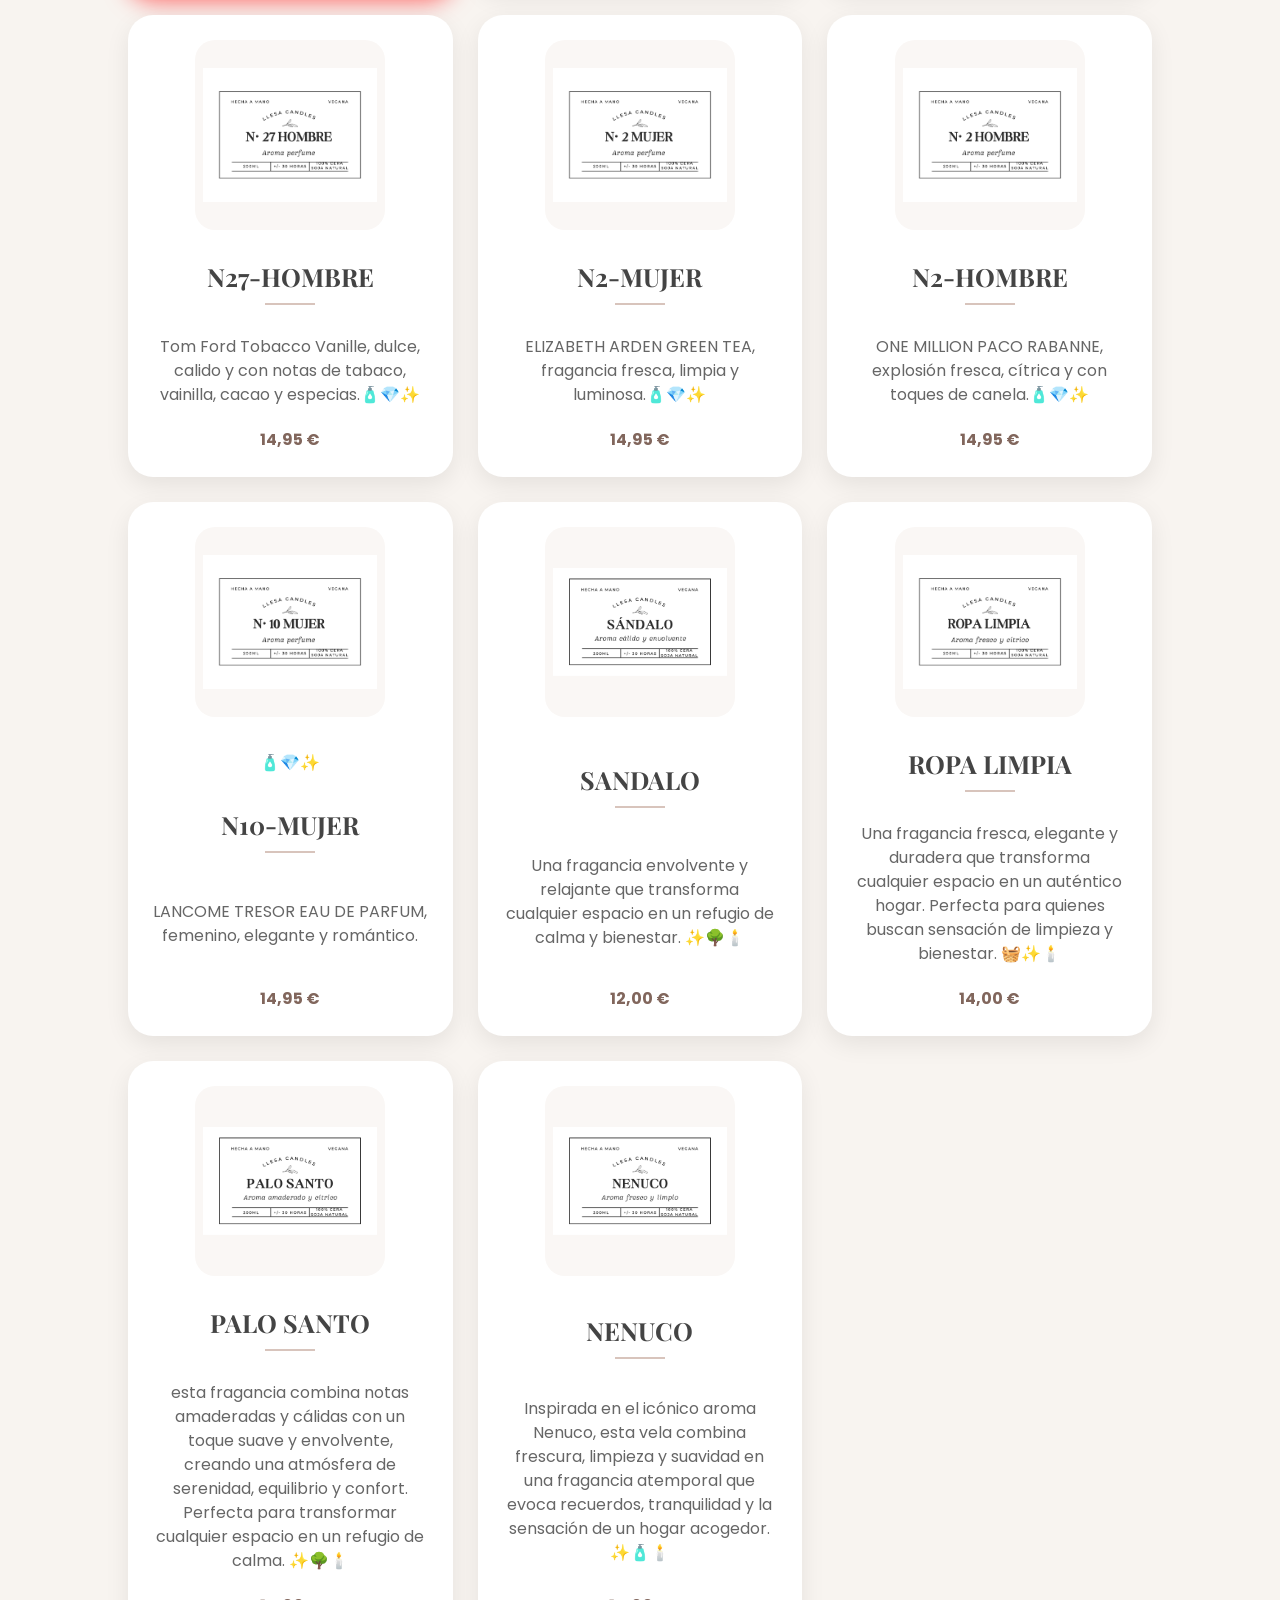
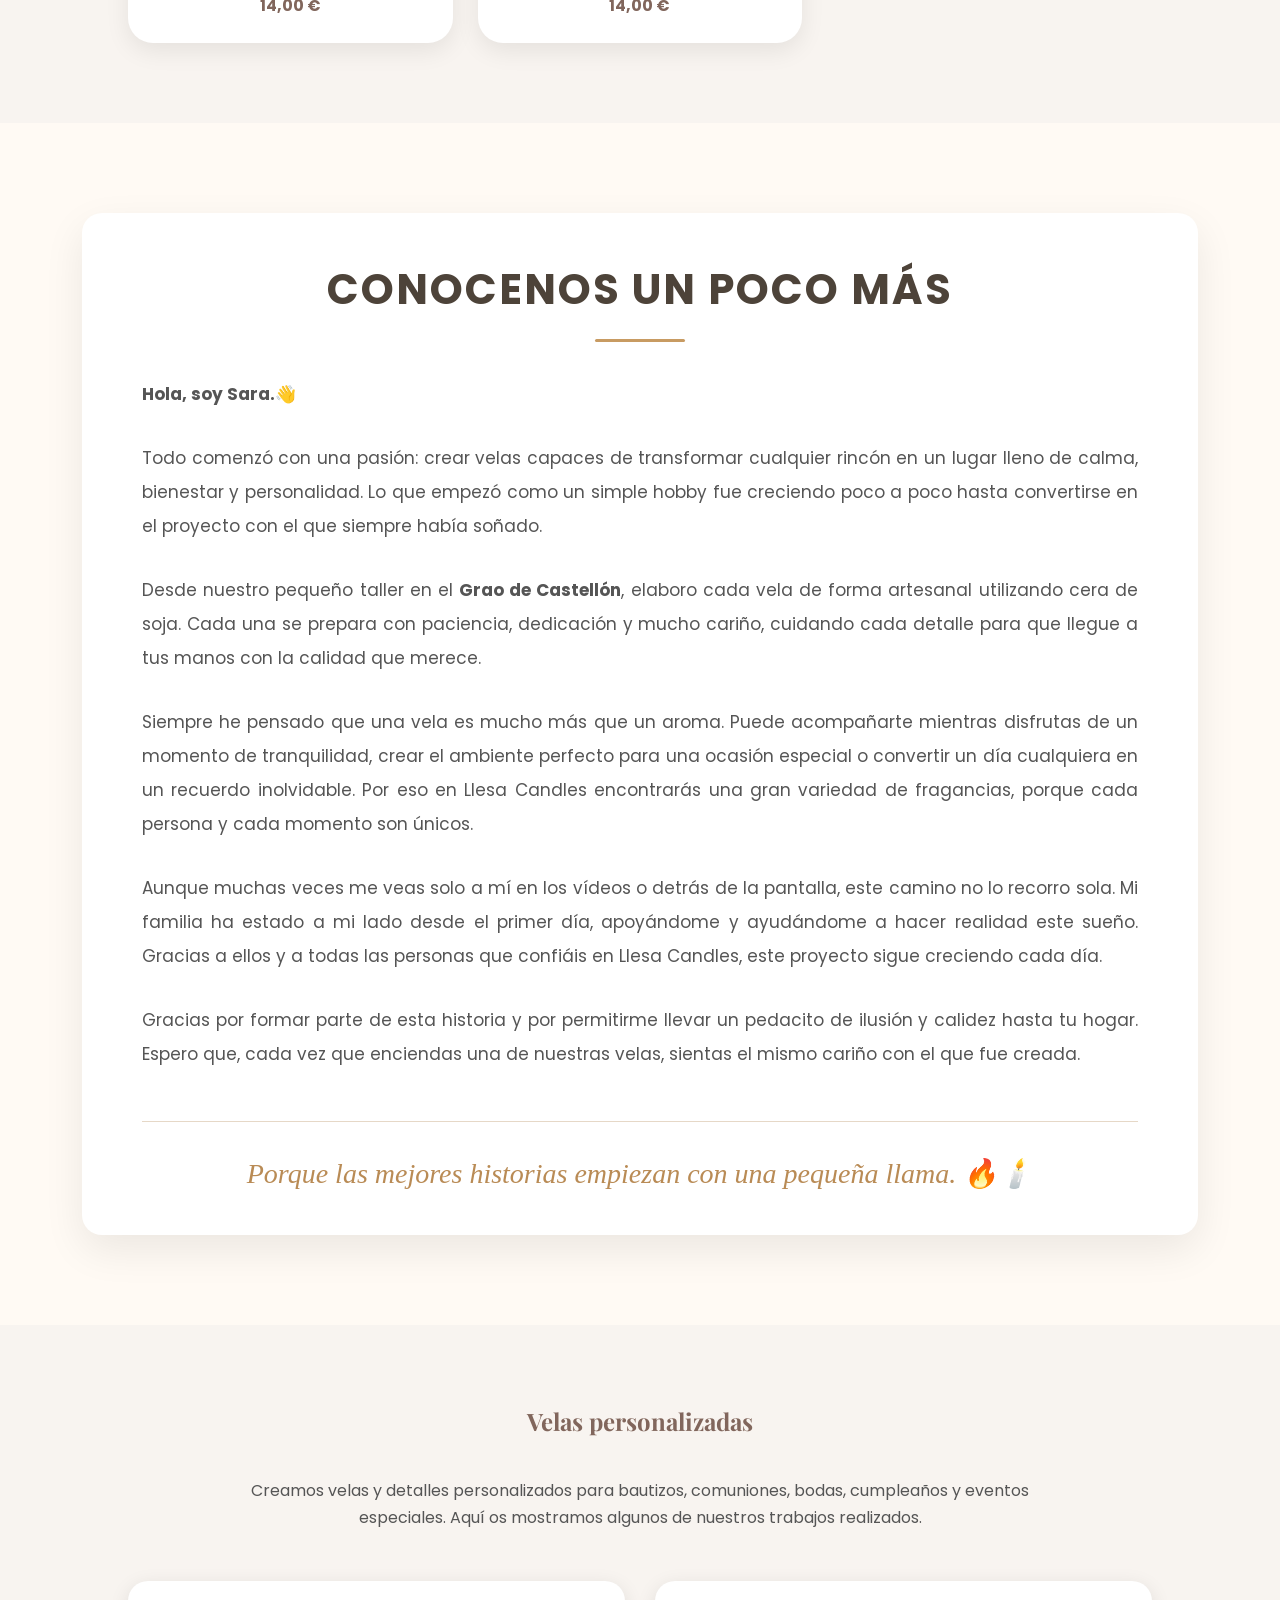
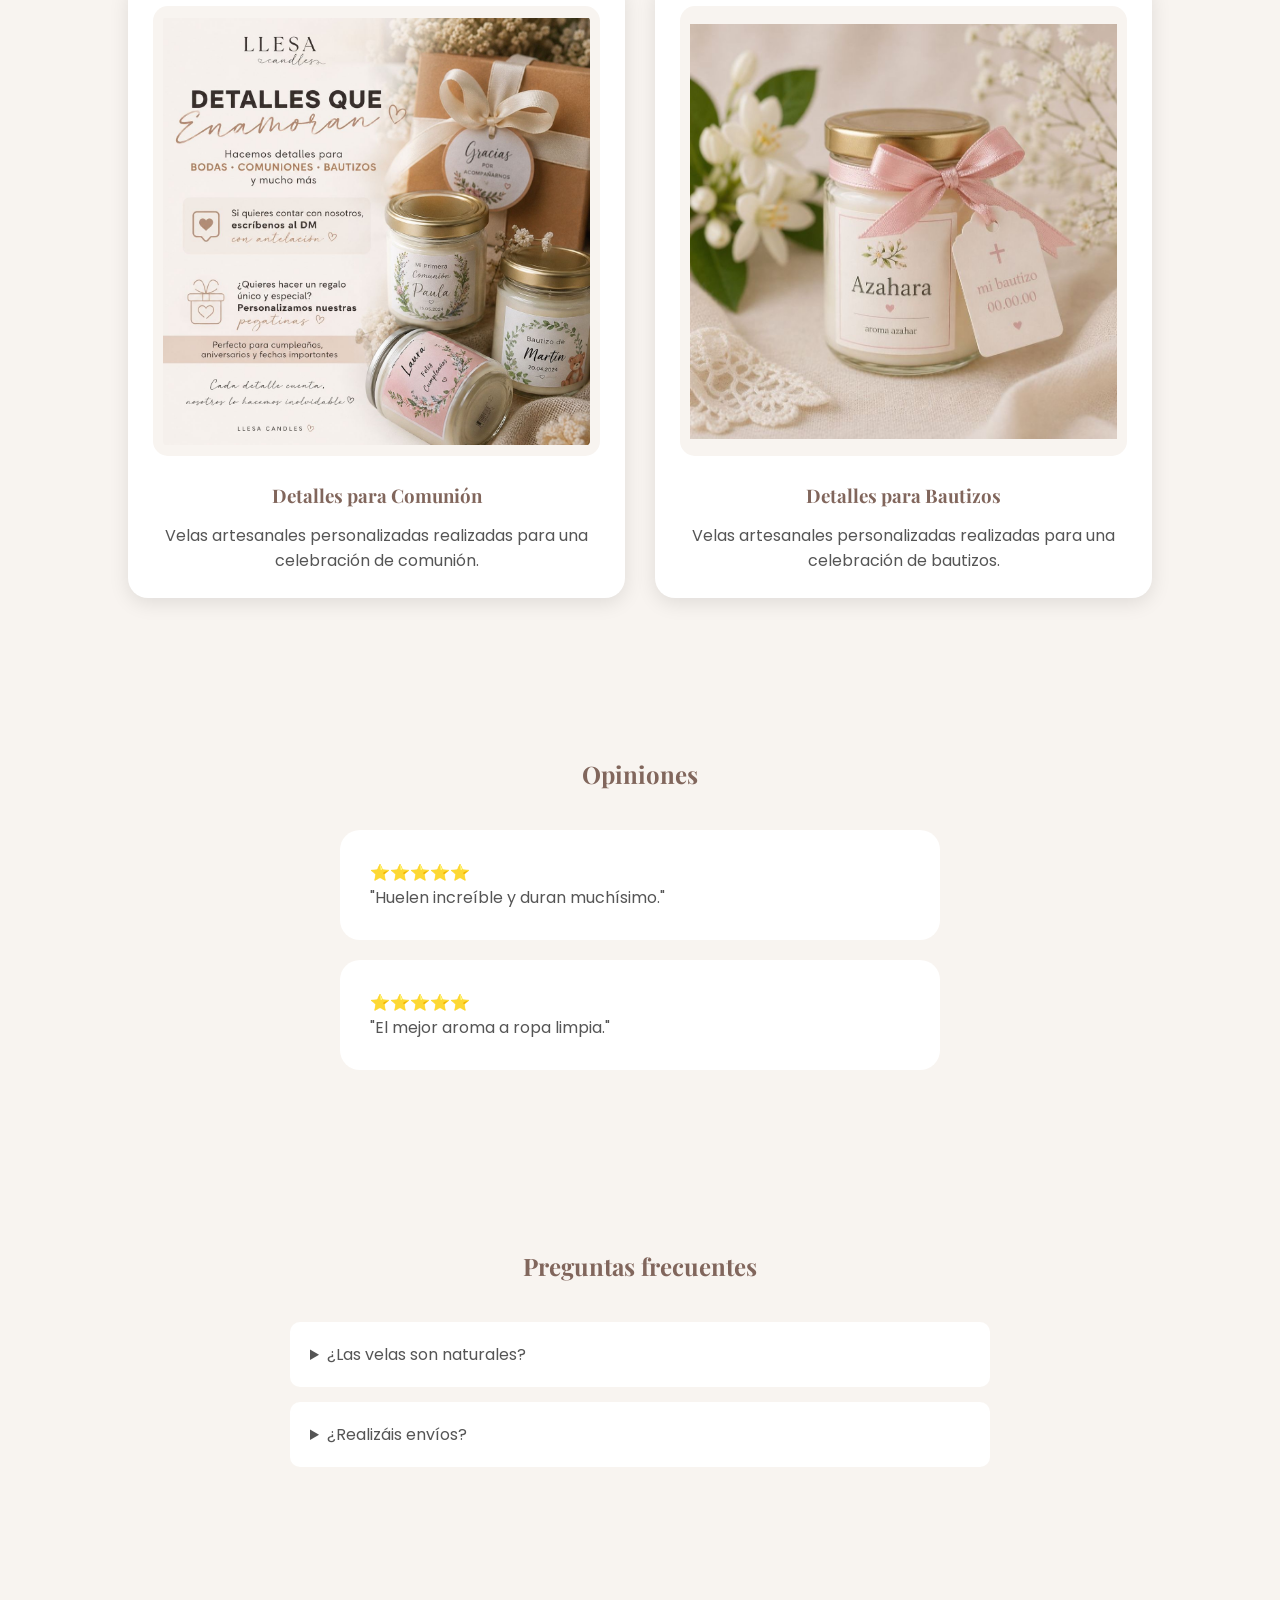
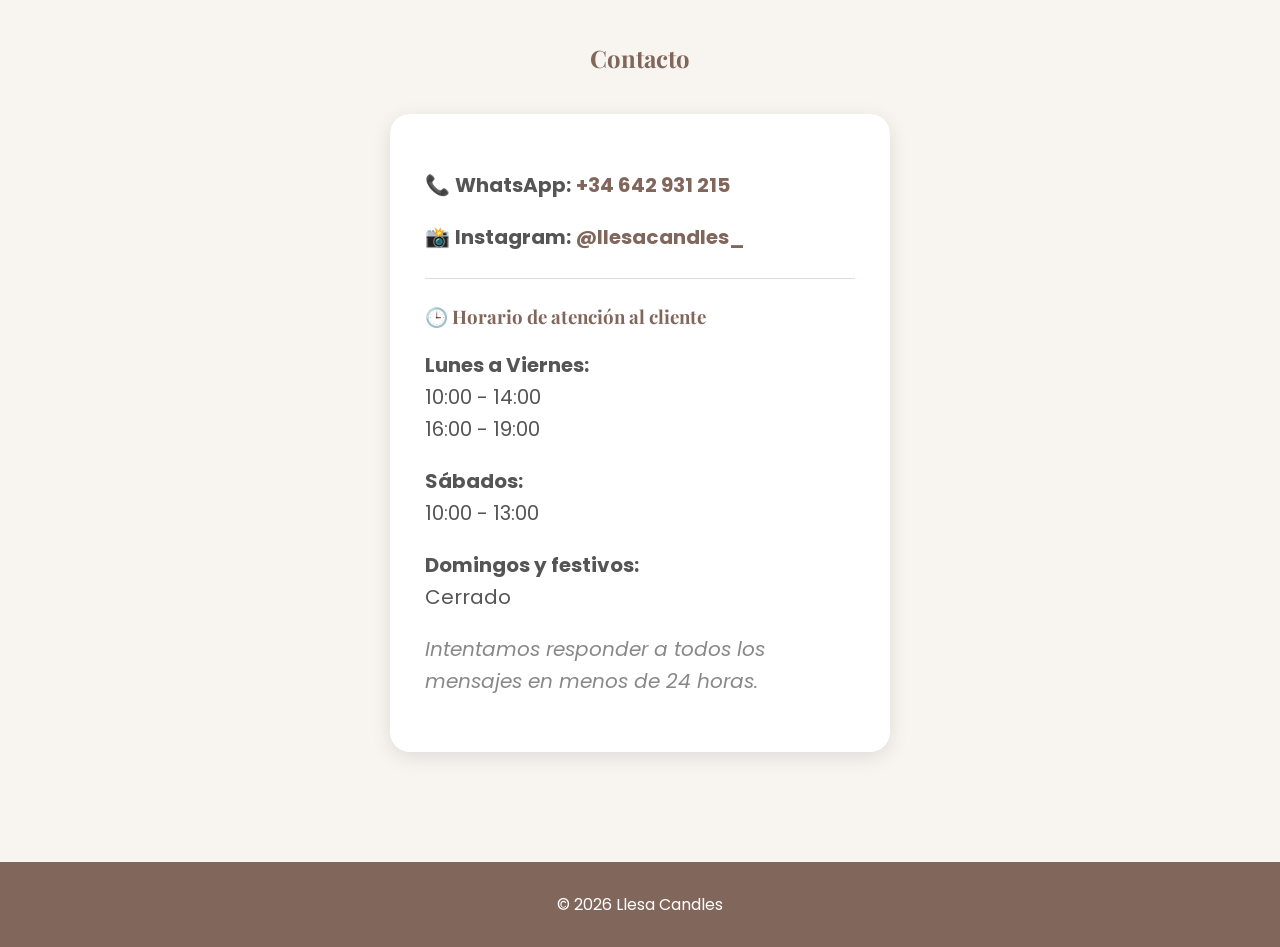
<file: BACKUPS/BACKUP_2026_07_07_QUIENES_SOMOS/index.html>
<!--
=========================================
LLESA CANDLES
Archivo: index.html
Versión: 1.0
Última actualización: 04/07/2026
=========================================
-->


<!DOCTYPE html>

<html lang="es">

<head>

    <!-- CONFIGURACIÓN GENERAL -->
    <meta charset="UTF-8">
    <meta name="viewport" content="width=device-width, initial-scale=1.0">

    <title>Llesa Candles | Velas Artesanales</title>

    <!-- CSS -->
    <link rel="stylesheet" href="style.css">

    <!-- FUENTES -->
    <link href="https://fonts.googleapis.com/css2?family=Playfair+Display:wght@500;700&family=Poppins:wght@300;400;600&display=swap" rel="stylesheet">

</head>

<body>

    <!-- ===================================== -->
    <!-- CABECERA -->
    <!-- ===================================== -->

    <header id="inicio">

        <!-- LOGO -->
        <img src="img/logo.jpg.jpg" class="logo">

        <!-- NOMBRE -->
        <h1>Llesa Candles</h1>

        <!-- ESLOGAN -->
        <p class="subtitulo">
            Velas aromáticas artesanales hechas con amor
        </p>

    </header>


    <!-- ===================================== -->
    <!-- MENÚ -->
    <!-- ===================================== -->

    <nav>

        <a href="#inicio">Inicio</a>

        <a href="#nosotros">Nosotras</a>

        <a href="#catalogo">Catálogo</a>

        <a href="#personalizadas">Personalizadas</a>

        <a href="#opiniones">Opiniones</a>

        <a href="#faq">FAQ</a>

        <a href="#contacto">Contacto</a>

    </nav>


    <!-- ===================================== -->
    <!-- PORTADA -->
    <!-- ===================================== -->

    <section class="hero">

        <div class="hero-box">

            <h2>
                Descubre el aroma de los pequeños momentos
            </h2>

            <p>
                Velas artesanales y wax melts elaborados
                a mano con ingredientes de calidad.
            </p>

            <a href="#catalogo" class="hero-boton">
            Ver catálogo
            </a>
        </div>

    </section>


    <!-- ===================================== -->
    <!-- PRODUCTOS DESTACADOS -->
    <!-- ===================================== -->

<section id="catalogo">

    <h2>Nuestros productos</h2>

    <!-- FILTROS -->

    <div class="filtros">

        <button class="filtro activo"
                onclick="filtrar('todos')">
            TODOS
        </button>

        <button class="filtro"
                onclick="filtrar('wax')">
            🌸 WAX MELTS
        </button>

        <button class="filtro"
                onclick="filtrar('vela')">
            🕯️ VELAS
        </button>

    </div>


    <!-- ==================== -->
    <!-- WAX MELTS -->
    <!-- ==================== -->

    <h3 class="categoria" id="titulo-wax">
        🌸 Wax Melts
    </h3>

    <div class="productos wax">

        <!-- ===================================== -->
        <!-- WAX MELT 01 -->
        <!-- ===================================== -->
        <div class="producto wax">

             <!-- esto es para poner el mas vendido/favorito/estaciones  -->
            <div class="badge bestseller">
                ⭐ Más vendido
             </div>
            <!-- esto es para poner el mas vendido/favorito/estaciones  -->


            <img src="img/productos/producto1.png">

            <h3>Ropa Limpia / Spa</h3>

            <p>
                Aroma fresco y relajante que evoca la sensación de ropa recién lavada y bienestar.
            </p>

                <!-- TAMAÑO -->

            <label>Tamaño:</label>

            <select class="tamano">

                <option>
            50 gramos - 6,50 €
            </option>

            <option selected>
            90 gramos - 9,00 €
             </option>

             </select>

        </div>


        <!-- ===================================== -->
        <!-- WAX MELT 02 -->
        <!-- ===================================== -->
        <div class="producto wax">

            <img src="img/productos/diseño de lavanda.jpg">

            <h3>Lavanda</h3>

            <p>
                Notas florales de lavanda natural que aportan calma, relax y serenidad.
            </p>

            <!-- TAMAÑO -->
            <label>Tamaño:</label>

            <select class="tamano">

            <option>
                50 gramos - 6,50 €
            </option>

            <option selected>
                90 gramos - 9,00 €
            </option>

            </select>
            

        </div>


        <!-- ===================================== -->
        <!-- WAX MELT 03 -->
        <!-- ===================================== -->

        <div class="producto wax">

            <!-- FOTO DEL PRODUCTO -->
            <img src="img/productos/diseño de nenuco.png">

            <!-- NOMBRE DEL AROMA -->
            <h3>Nenuco</h3>

         <!-- DESCRIPCIÓN -->
         <p>
            Fragancia suave y limpia inspirada en el clásico aroma de bebé.
         </p>

            <!-- TAMAÑO -->
            <label>Tamaño:</label>

            <select class="tamano">

            <option>
                50 gramos - 6,50 €
            </option>

            <option selected>
                90 gramos - 9,00 €
            </option>

            </select>
            
        </div>

            <!-- ===================================== -->
        <!-- WAX MELT 04 -->
        <!-- ===================================== -->

        <div class="producto wax">

            <!-- FOTO DEL PRODUCTO -->
            <img src="img/productos/diseño de sandalo.png">

            <!-- NOMBRE DEL AROMA -->
            <h3>Sandalo</h3>

         <!-- DESCRIPCIÓN -->
         <p>
            Aroma cálido y amaderado con un toque elegante y envolvente.
         </p>

            <!-- TAMAÑO -->
            <label>Tamaño:</label>

            <select class="tamano">

            <option>
                50 gramos - 6,50 €
            </option>

            <option selected>
                90 gramos - 9,00 €
            </option>

            </select>
            
        </div>

                <!-- ===================================== -->
        <!-- WAX MELT 05 -->
        <!-- ===================================== -->

        <div class="producto wax">

            <!-- FOTO DEL PRODUCTO -->
            <img src="img/productos/diseño de incienso.png">

            <!-- NOMBRE DEL AROMA -->
            <h3>Incienso</h3>

         <!-- DESCRIPCIÓN -->
         <p>
            Fragancia intensa y especiada que crea un ambiente acogedor y espiritual.
         </p>

            <!-- TAMAÑO -->
            <label>Tamaño:</label>

            <select class="tamano">

            <option>
                50 gramos - 6,50 €
            </option>

            <option selected>
                90 gramos - 9,00 €
            </option>

            </select>
            
        </div>

                <!-- ===================================== -->
        <!-- WAX MELT 06 -->
        <!-- ===================================== -->

        <div class="producto wax">

            <!-- FOTO DEL PRODUCTO -->
            <img src="img/productos/diseño de chocolate.png">

            <!-- NOMBRE DEL AROMA -->
            <h3>Chocolate</h3>

         <!-- DESCRIPCIÓN -->
         <p>
            Delicioso aroma dulce y cremoso con auténticas notas de cacao.
         </p>

            <!-- TAMAÑO -->
            <label>Tamaño:</label>

            <select class="tamano">

            <option>
                50 gramos - 6,50 €
            </option>

            <option selected>
                90 gramos - 9,00 €
            </option>

            </select>
            
        </div>

                <!-- ===================================== -->
        <!-- WAX MELT 07 -->
        <!-- ===================================== -->

        <div class="producto wax">

            <!-- FOTO DEL PRODUCTO -->
            <img src="img/productos/diseño de canela.png">

            <!-- NOMBRE DEL AROMA -->
            <h3>Canela</h3>

         <!-- DESCRIPCIÓN -->
         <p>
            Fragancia cálida y especiada perfecta para crear un ambiente acogedor.
         </p>

            <!-- TAMAÑO -->
            <label>Tamaño:</label>

            <select class="tamano">

            <option>
                50 gramos - 6,50 €
            </option>

            <option selected>
                90 gramos - 9,00 €
            </option>

            </select>
            
        </div>

                <!-- ===================================== -->
        <!-- WAX MELT 08 -->
        <!-- ===================================== -->

        <div class="producto wax">

            <!-- FOTO DEL PRODUCTO -->
            <img src="img/productos/diseño de vainilla.png">

            <!-- NOMBRE DEL AROMA -->
            <h3>Vainilla</h3>

         <!-- DESCRIPCIÓN -->
         <p>
            Aroma suave y dulce con notas cálidas y reconfortantes.
         </p>

            <!-- TAMAÑO -->
            <label>Tamaño:</label>

            <select class="tamano">

            <option>
                50 gramos - 6,50 €
            </option>

            <option selected>
                90 gramos - 9,00 €
            </option>

            </select>
            
        </div>

                <!-- ===================================== -->
        <!-- WAX MELT 09 -->
        <!-- ===================================== -->

        <div class="producto wax">

            <!-- FOTO DEL PRODUCTO -->
            <img src="img/productos/diselo de galleta.png">

            <!-- NOMBRE DEL AROMA -->
            <h3>Galleta</h3>

         <!-- DESCRIPCIÓN -->
         <p>
            Fragancia dulce y recién horneada que recuerda a galletas caseras.
         </p>

            <!-- TAMAÑO -->
            <label>Tamaño:</label>

            <select class="tamano">

            <option>
                50 gramos - 6,50 €
            </option>

            <option selected>
                90 gramos - 9,00 €
            </option>

            </select>
            
        </div>

                <!-- ===================================== -->
        <!-- WAX MELT 10 -->
        <!-- ===================================== -->

        <div class="producto wax">

            <!-- FOTO DEL PRODUCTO -->
            <img src="img/productos/diseño de cafe.png">

            <!-- NOMBRE DEL AROMA -->
            <h3>Café</h3>

         <!-- DESCRIPCIÓN -->
         <p>
            Aroma intenso a café recién tostado con notas cálidas y envolventes.
         </p>

            <!-- TAMAÑO -->
            <label>Tamaño:</label>

            <select class="tamano">

            <option>
                50 gramos - 6,50 €
            </option>

            <option selected>
                90 gramos - 9,00 €
            </option>

            </select>
            
        </div>

        
        <!-- ===================================== -->
        <!-- WAX MELT 11 PROXIMAMENTE -->
        <!-- ===================================== -->

        <div class="producto wax">

            <div class="proximamente">
                🔜 PRÓXIMAMENTE
            </div>

                <img src="img/productos/diseño canela y naranja.png">

             <h3>Canela y Naranja</h3>

                 <p>
                    Nuevo aroma en preparación.
                </p>

        </div>



 
</div>
    </div>

 <h3 class="categoria" id="titulo-vela">
   🕯️ Velas Aromáticas
    </h3>
<div class="productos vela">



    <!-- ===================================== -->
    <!-- VELA 01 -->
    <!-- ===================================== -->


    <div class="producto vela">

            <img src="img/velas/ALMIZCLE.png">

            <h3>ALMIZCLE</h3>

            <p>
            Un aroma cálido, elegante y envolvente, con notas suaves y sofisticadas
            que aportan una sensación de bienestar y confort.✨🌿🕯️           
            </p>

            <span>
                12,00 €
            </span>

         </div>


    <!-- ===================================== -->
    <!-- VELA 02 -->
    <!-- ===================================== -->
        <div class="producto vela">

            <img src="img/velas/ANTITABACO.png">

            <h3>ANTITABACO</h3>

            <p>
              Fragancia fresca y purificante diseñada para neutralizar olores y dejar un ambiente limpio y agradable.✨🌿🏡🕯️
            </p>

            <span>
                12,00 €
            </span>

        </div>


    <!-- ===================================== -->
    <!-- VELA 03 -->
    <!-- ===================================== -->
        <div class="producto vela">

            <img src="img/velas/AZAHAR.png">

            <h3>AZAHAR</h3>

            <p>
                El delicado aroma de la flor de azahar llena cualquier estancia de frescura, calma y un toque mediterráneo.🌸🍊✨🕯️
            </p>

            <span>
                12,00 €
            </span>

        </div>



    <!-- ===================================== -->
    <!-- vela 04 -->
    <!-- ===================================== -->

        <div class="producto vela">

            <!-- FOTO DEL PRODUCTO -->
            <img src="img/velas/CANELA Y NARANJA.png">

            <!-- NOMBRE DE LA VELA -->
            <h3>CANELA Y NARANAJA</h3>

            <!-- DESCRIPCIÓN -->
            <p>
               La combinación perfecta entre el toque cítrico de la naranja y la calidez especiada de la canela.
               Ideal para quienes buscan un aroma envolvente y lleno de personalidad.🍊🪵🕯️
            </p>

            <!-- PRECIO -->
            <span>
                14,00 €
            </span>

        </div>
        
    <!-- ===================================== -->
    <!-- vela 05 -->
    <!-- ===================================== -->

        <div class="producto vela">

            <!-- FOTO DEL PRODUCTO -->
            <img src="img/velas/CANELA.png">

            <!-- NOMBRE DE LA VELA -->
            <h3>CANELA</h3>

            <!-- DESCRIPCIÓN -->
            <p>
                Fragancia especiada y dulce con el característico aroma cálido de la canela,
                ideal para cualquier época del año.✨🍂🕯️
            </p>

            <!-- PRECIO -->
            <span>
                12,00 €
            </span>

        </div>
        
    <!-- ===================================== -->
    <!-- vela 06 -->
    <!-- ===================================== -->

        <div class="producto vela">

            <!-- FOTO DEL PRODUCTO -->
            <img src="img/velas/CARAMELO.png">

            <!-- NOMBRE DE LA VELA -->
            <h3>CARAMELO</h3>

            <!-- DESCRIPCIÓN -->
            <p>
                Déjate envolver por el delicioso aroma del caramelo artesanal.
                Una fragancia cálida, dulce y reconfortante.🍬✨🕯️
            </p>

            <!-- PRECIO -->
            <span>
                12,00 €
            </span>

        </div>
        
    <!-- ===================================== -->
    <!-- vela 07 -->
    <!-- ===================================== -->

     <div class="producto vela">

            <!-- FOTO DEL PRODUCTO -->
            <img src="img/velas/VAINILLA.png">

            <!-- NOMBRE DE LA VELA -->
            <h3>VAINILLA</h3>

            <!-- DESCRIPCIÓN -->
            <p>
                Aroma dulce, cremoso y reconfortante que aporta calidez y sensación de hogar.
                Una fragancia atemporal y acogedora que nunca pasa de moda.✨🤍🕯️
            </p>

            <!-- PRECIO -->
            <span>
                12,00 €
            </span>

         </div>
       

        
    <!-- ===================================== -->
    <!-- vela 08 -->
    <!-- ===================================== -->

        <div class="producto estacional">

            <div class="producto estacional">
                 ☀️🌴 SOLO EN VERANO
             </div>

            <!-- FOTO DEL PRODUCTO -->
            <img src="img/velas/CITRONELA.png">

            <!-- NOMBRE DE LA VELA -->
            <h3>CITRONELA</h3>

            <!-- DESCRIPCIÓN -->
            <p>
               Una fragancia cítrica y revitalizante que aporta sensación de limpieza, bienestar y frescura al hogar.
               Perfecta para acompañar las tardes y noches de verano. 🌿☀️🕯️ 
            </p>

            <!-- PRECIO -->
            <span>
                12,00 €
            </span>

        </div>
        
    <!-- ===================================== -->
    <!-- vela 09 -->
    <!-- ===================================== -->


        <div class="producto vela">

            <!-- FOTO DEL PRODUCTO -->
            <img src="img/velas/COOKIE.png">

            <!-- NOMBRE DE LA VELA -->
            <h3>COOKIE</h3>

            <!-- DESCRIPCIÓN -->
            <p>
                Aroma irresistible a galletas recién horneadas, dulce, cálido y muy acogedor.
                Sus notas dulces y envolventes crean una atmósfera acogedora, cálida y llena de recuerdos especiales. ✨🍪🏡🕯️
            </p>

            <!-- PRECIO -->
            <span>
                12,00 €
            </span>

        </div>
        
    <!-- ===================================== -->
    <!-- VELA 10 -->
    <!-- ===================================== -->

        <div class="producto vela">

            <!-- FOTO DEL PRODUCTO -->
            <img src="img/velas/FRUTOS DEL BOSQUE.png">

            <!-- NOMBRE DE LA VELA -->
            <h3>FRUTOS DEL BOSQUE</h3>

            <!-- DESCRIPCIÓN -->
            <p>
                Una fragancia afrutada, fresca y vibrante que combina notas de frutos rojos 
                para crear un ambiente acogedor, elegante y lleno de personalidad. ✨🍇🫐🕯️
            </p>

            <!-- PRECIO -->
            <span>
                12,00 €
            </span>

        </div>
        
    <!-- ===================================== -->
    <!-- VELA 11 -->
    <!-- ===================================== -->


        <div class="producto vela">

            <!-- FOTO DEL PRODUCTO -->
            <img src="img/velas/INCIENSO.png">

            <!-- NOMBRE DE LA VELA -->
            <h3>INCIENSO</h3>

            <!-- DESCRIPCIÓN -->
            <p>
                Fragancia cálida y envolvente con las notas tradicionales del incienso, 
                ideal para crear ambientes relajantes, acogedores y llenos de serenidad.
                ✨🌿🕯️
            </p>

            <!-- PRECIO -->
            <span>
                14,00 €
            </span>

        </div>
        
    <!-- ===================================== -->
    <!-- VELA 12 -->
    <!-- ===================================== -->

        <div class="producto vela">

            <!-- FOTO DEL PRODUCTO -->
            <img src="img/velas/LAVANDA.png">

            <!-- NOMBRE DE LA VELA -->
            <h3>LAVANDA</h3>

            <!-- DESCRIPCIÓN -->
            <p>
                El aroma relajante por excelencia, ideal para aportar calma y bienestar al hogar.✨💜🕯️
            </p>

            <!-- PRECIO -->
            <span>
                14,00 €
            </span>

        </div>
        
    <!-- ===================================== -->
    <!-- VELA 13 -->
    <!-- ===================================== -->

        <div class="producto vela limitado">

            <!-- FOTO DEL PRODUCTO -->
            <img src="img/velas/MANZANA VERDE.png">

            <!-- NOMBRE DE LA VELA -->
            <h3>MANZANA VERDE</h3>

            <!-- DESCRIPCIÓN -->
            <p>
                Fragancia fresca, afrutada y ligeramente ácida que aporta sensación de limpieza y vitalidad.🍏✨🕯️
            </p>

            <!-- PRECIO -->
            <span>
                12,00 €
            </span>

            <p class="aviso">
                ⚠️ Solo quedan 3 unidades disponibles
            </p>

        </div>
        
    <!-- ===================================== -->
    <!-- VELA 14 -->
    <!-- ===================================== -->

        <div class="producto vela">

            <!-- FOTO DEL PRODUCTO -->
            <img src="img/velas/N1 HOMBRE, HUGO BOSS GREY.png">

            <!-- NOMBRE DE LA VELA -->
            <h3>N1-HOMBRE</h3>

            <!-- DESCRIPCIÓN -->
            <p>
                Le Male de Jean Paul Gaultier, perfume icónico con aroma fresco, calido y avinillado al secar.🧴💎✨
            </p>

            <!-- PRECIO -->
            <span>
                14,95 €
            </span>

        </div>
        
    <!-- ===================================== -->
    <!-- VELA 15 -->
    <!-- ===================================== -->

        <div class="producto vela">

            <!-- FOTO DEL PRODUCTO -->
            <img src="img/velas/N1 MUJER, N5 CHANEL.png">

            <!-- NOMBRE DE LA VELA -->
            <h3>N1-MUJER</h3>

            <!-- DESCRIPCIÓN -->
            <p>
                DKNY Be Delicious women eau de parfum, aroma juvenil, luminoso y con notas de manzana verde y cítricos.🧴💎✨
            </p>

            <!-- PRECIO -->
            <span>
                14,95 €
            </span>

        </div>
        
    <!-- ===================================== -->
    <!-- VELA 16 -->
    <!-- ===================================== -->

        <div class="producto vela">

            <!-- FOTO DEL PRODUCTO -->
            <img src="img/velas/N27 HOMBRE, ONE MILLION PACO RABANNE.png">

            <!-- NOMBRE DE LA VELA -->
            <h3>N27-HOMBRE</h3>

            <!-- DESCRIPCIÓN -->
            <p>
                Tom Ford Tobacco Vanille, dulce, calido y con notas de tabaco, vainilla, cacao y especias.🧴💎✨
            </p>

            <!-- PRECIO -->
            <span>
                14,95 €
            </span>

        </div>
        
    <!-- ===================================== -->
    <!-- VELA 17 -->
    <!-- ===================================== -->
        <div class="producto vela">

            <!-- FOTO DEL PRODUCTO -->
            <img src="img/velas/N2 MUJER, AIRE DE LOEWE.png">

            <!-- NOMBRE DE LA VELA -->
            <h3>N2-MUJER</h3>

            <!-- DESCRIPCIÓN -->
            <p>
                ELIZABETH ARDEN GREEN TEA, fragancia fresca, limpia y luminosa.🧴💎✨
            </p>

            <!-- PRECIO -->
            <span>
                14,95 €
            </span>

        </div>

        
    <!-- ===================================== -->
    <!-- VELA 18 -->
    <!-- ===================================== -->
    
        <div class="producto vela">

            <!-- FOTO DEL PRODUCTO -->
            <img src="img/velas/N2 HOMBRE, ESSENCIA DE LOEWE.png">

            <!-- NOMBRE DE LA VELA -->
            <h3>N2-HOMBRE</h3>

            <!-- DESCRIPCIÓN -->
            <p>
                ONE MILLION PACO RABANNE, explosión fresca, cítrica y con toques de canela.🧴💎✨
            </p>

            <!-- PRECIO -->
            <span>
                14,95 €
            </span>

     </div>


        
    <!-- ===================================== -->
    <!-- VELA 19 -->
    <!-- ===================================== -->
        <div class="producto vela">

            <!-- FOTO DEL PRODUCTO -->
            <img src="img/velas/N10 MUJER, CLASSIQUE JEAN PAUL GAULTIER.png">🧴💎✨

            <!-- NOMBRE DE LA VELA -->
            <h3>N10-MUJER</h3>

            <!-- DESCRIPCIÓN -->
            <p>
                LANCOME TRESOR EAU DE PARFUM, femenino, elegante y romántico.
            </p>

            <!-- PRECIO -->
            <span>
                14,95 €
            </span>

        </div>

        
    <!-- ===================================== -->
    <!-- VELA 20 -->
    <!-- ===================================== -->

        <div class="producto vela">

            <!-- FOTO DEL PRODUCTO -->
            <img src="img/velas/S╡NDALO.png">

            <!-- NOMBRE DE LA VELA -->
            <h3>SANDALO</h3>

            <!-- DESCRIPCIÓN -->
            <p>
               Una fragancia envolvente 
               y relajante que transforma cualquier espacio en un refugio de calma y bienestar. ✨🌳🕯️
            </p>

            <!-- PRECIO -->
            <span>
                12,00 €
            </span>

        </div>
        
    <!-- ===================================== -->
    <!-- VELA 21 -->
    <!-- ===================================== -->
       <div class="producto vela">

            <!-- FOTO DEL PRODUCTO -->
            <img src="img/velas/ROPA LIMPIA.png">

            <!-- NOMBRE DE LA VELA -->
            <h3>ROPA LIMPIA</h3>

            <!-- DESCRIPCIÓN -->
            <p>
                Una fragancia fresca, elegante y duradera que transforma cualquier espacio en un auténtico hogar.
                Perfecta para quienes buscan sensación de limpieza y bienestar. 🧺✨🕯️
            </p>

            <!-- PRECIO -->
            <span>
                14,00 €
            </span>

        </div>

        
    <!-- ===================================== -->
    <!-- VELA 22 -->
    <!-- ===================================== -->
         <div class="producto vela">

            <!-- FOTO DEL PRODUCTO -->
            <img src="img/velas/PALO SANTO.png">

            <!-- NOMBRE DE LA VELA -->
            <h3>PALO SANTO</h3>

            <!-- DESCRIPCIÓN -->
            <p>
                esta fragancia combina notas amaderadas y cálidas con un toque suave y envolvente, 
                creando una atmósfera de serenidad, equilibrio y confort. Perfecta para transformar 
                cualquier espacio en un refugio de calma. ✨🌳🕯️
            </p>

            <!-- PRECIO -->
            <span>
                14,00 €
            </span>

        </div>

        
    <!-- ===================================== -->
    <!-- VELA 23 -->
    <!-- ===================================== -->

        <div class="producto vela">

            <!-- FOTO DEL PRODUCTO -->
            <img src="img/velas/NENUCO.png">

            <!-- NOMBRE DE LA VELA -->
            <h3>NENUCO</h3>

            <!-- DESCRIPCIÓN -->
            <p>
                Inspirada en el icónico aroma Nenuco, esta vela combina frescura, 
                limpieza y suavidad en una fragancia atemporal que evoca recuerdos, 
                tranquilidad y la sensación de un hogar acogedor. ✨🧴🕯️
            </p>

            <!-- PRECIO -->
            <span>
                14,00 €
            </span>

        </div>
    



</div>



</section>

    <!-- ===================================== -->
    <!-- QUIÉNES SOMOS -->
    <!-- ===================================== -->
<section class="historia">

    <div class="historia-container">

    

        <h1>CONOCENOS UN POCO MÁS</h1>

        <p class="intro">
            <strong>Hola, soy Sara.👋 </strong> 
        <p>
            Todo comenzó con una pasión: crear velas capaces de transformar cualquier rincón en un lugar lleno de calma, bienestar y personalidad. Lo que empezó como un simple hobby fue creciendo poco a poco hasta convertirse en el proyecto con el que siempre había soñado.
        </p>

        <p>
            Desde nuestro pequeño taller en el <strong>Grao de Castellón</strong>, elaboro cada vela de forma artesanal utilizando cera de soja. Cada una se prepara con paciencia, dedicación y mucho cariño, cuidando cada detalle para que llegue a tus manos con la calidad que merece.
        </p>

        <p>
            Siempre he pensado que una vela es mucho más que un aroma. Puede acompañarte mientras disfrutas de un momento de tranquilidad, crear el ambiente perfecto para una ocasión especial o convertir un día cualquiera en un recuerdo inolvidable. Por eso en Llesa Candles encontrarás una gran variedad de fragancias, porque cada persona y cada momento son únicos.
        </p>

        <p>
            Aunque muchas veces me veas solo a mí en los vídeos o detrás de la pantalla, este camino no lo recorro sola. Mi familia ha estado a mi lado desde el primer día, apoyándome y ayudándome a hacer realidad este sueño. Gracias a ellos y a todas las personas que confiáis en Llesa Candles, este proyecto sigue creciendo cada día.
        </p>

        <p>
            Gracias por formar parte de esta historia y por permitirme llevar un pedacito de ilusión y calidez hasta tu hogar. Espero que, cada vez que enciendas una de nuestras velas, sientas el mismo cariño con el que fue creada.
        </p>

        <blockquote>
            Porque las mejores historias empiezan con una pequeña llama. 🔥🕯️
        </blockquote>

    </div>

</section>


        <!-- ===================================== -->
                 <!-- PERSONALIZADAS -->
        <!-- ===================================== -->
        <!-- AÑADIR AQUÍ FUTURAS COMUNIONES, BODAS,
        BAUTIZOS Y EVENTOS -->
        <!-- ===================================== -->

<section id="personalizadas">

    <h2>Velas personalizadas</h2>

    <p class="texto-personalizadas">
        Creamos velas y detalles personalizados para
        bautizos, comuniones, bodas, cumpleaños y eventos especiales.
        Aquí os mostramos algunos de nuestros trabajos realizados.
    </p>

    <div class="galeria-personalizadas">

        <!-- TRABAJO 1 - COMUNIÓN -->

        <div class="trabajo">

            <img src="img/Personalizadas/per1.jpeg">

            <h3>Detalles para Comunión</h3>

            <p>
                Velas artesanales personalizadas realizadas
                para una celebración de comunión.
            </p>

        </div>

        <!-- TRABAJO 2 - BAUTIZO-->

        <div class="trabajo">

            <img src="img/Personalizadas/per2.jpeg">

            <h3>Detalles para Bautizos</h3>

            <p>
               
                Velas artesanales personalizadas realizadas
                para una celebración de bautizos.           
            
            </p>

        </div>
        

    </div>

</section>


    <!-- ===================================== -->
    <!-- OPINIONES -->
    <!-- ===================================== -->

    <section id="opiniones">

        <h2>Opiniones</h2>

        <div class="review">

            ⭐⭐⭐⭐⭐

            <p>
                "Huelen increíble y duran muchísimo."
            </p>

        </div>

        <div class="review">

            ⭐⭐⭐⭐⭐

            <p>
                "El mejor aroma a ropa limpia."
            </p>

        </div>

    </section>


    <!-- ===================================== -->
    <!-- FAQ -->
    <!-- ===================================== -->

    <section id="faq">

        <h2>Preguntas frecuentes</h2>

        <details>
            <summary>
                ¿Las velas son naturales?
            </summary>

            <p>
                Sí, utilizamos cera de soja.
            </p>
        </details>

        <details>
            <summary>
                ¿Realizáis envíos?
            </summary>

            <p>
                Sí, realizamos envíos nacionales.
            </p>
        </details>

    </section>


    <!-- ===================================== -->
    <!-- CONTACTO -->
    <!-- ===================================== -->

<section id="contacto">

    <h2>Contacto</h2>

    <div class="contacto-card">

        <p>
            📞 <strong>WhatsApp:</strong>
            <a href="https://wa.me/34642931215">
                +34 642 931 215
            </a>
        </p>

        <p>
            📸 <strong>Instagram:</strong>
            <a href="https://instagram.com/llesacandles_">
                @llesacandles_
            </a>
        </p>

        <hr>

        <h3>
            🕒 Horario de atención al cliente
        </h3>

        <p>
            <strong>Lunes a Viernes:</strong><br>
            10:00 - 14:00<br>
            16:00 - 19:00
        </p>

        <p>
            <strong>Sábados:</strong><br>
            10:00 - 13:00
        </p>

        <p>
            <strong>Domingos y festivos:</strong><br>
            Cerrado
        </p>

        <p class="nota">
            Intentamos responder a todos los mensajes
            en menos de 24 horas.
        </p>

    </div>

</section>

    <!-- ===================================== -->
    <!-- FOOTER -->
    <!-- ===================================== -->

    <footer>

        © 2026 Llesa Candles

    </footer>

    <a href="https://wa.me/34642931215?text=Hola,%20me%20gustaría%20información%20sobre%20Llesa%20Candles"
   class="whatsapp"  target="_blank">

    💬
    </a>
    
<script src="script.js"></script>
    
</body>
</html>
</file>
<file: style.css>
/*
=========================================
LLESA CANDLES
Archivo: style.css
Versión: 1.0
Última actualización: 04/07/2026
=========================================
*/



#inicio,
#catalogo,
#nosotros,
#personalizadas,
#opiniones,
#faq,
#contacto{

    scroll-margin-top:100px;
}

html{
    scroll-behavior:smooth;
}
/* RESETEO */

*{
    margin:0;
    padding:0;
    box-sizing:border-box;
}

/* CUERPO */

body{
    font-family:Poppins;
    background:#f8f4f0;
    color:#555;
}

/* CABECERA */

header{
    text-align:center;
    padding:15px;
}

.logo{
    width:95px; /* CAMBIAR TAMAÑO DEL LOGO */
    border-radius:50%;
    height:auto;
}

header h1{
    font-family:Playfair Display;
    color:#81665c;
    margin-top:10px;
}

.subtitulo{
    color:#999;
}

/* MENU FIJO*/
nav{
    position:sticky;
    top:0;
    z-index:1000;
    backdrop-filter:blur(10px);
    display:flex;
    justify-content:center;
    gap:40px;

    background:white;

    padding:20px;

    box-shadow:0 2px 15px rgba(0,0,0,.1);
}

/* PORTADA */

.hero{

    height:70vh;

    background:
    linear-gradient(
    rgba(255,255,255,.65),
    rgba(255,255,255,.65)),
    url('img/hero.png');

    background-size:cover;
    background-position:center;

    display:flex;
    justify-content:center;
    align-items:center;
}

.hero-box{

    background:rgba(255,255,255,.8);

    padding:50px;

    border-radius:20px;

    text-align:center;

    max-width:700px;
}

.hero h2{
    font-family:Playfair Display;
    color:#81665c;
    font-size:40px;
}

.hero-boton{
    display: inline-block;

    margin-top: 20px;

    background: #8b6b61;
    color: white;

    padding: 15px 35px;

    border-radius: 30px;

    text-decoration: none;

    font-size: 16px;

    transition: 0.3s;

    cursor: pointer;
}

.hero-boton:hover{
    transform: translateY(-3px);
    box-shadow: 0 10px 20px rgba(0,0,0,.2);
}


/* SECCIONES */

section{
    padding:80px 10%;
}

section h2{
    text-align:center;
    margin-bottom:40px;
    color:#81665c;
    font-family:Playfair Display;
}

/* PRODUCTOS */
.producto{

    background:white;

    border-radius:25px;

    padding:25px;

    box-shadow:0 8px 25px rgba(0,0,0,.08);

    text-align:center;

    transition:0.4s;

    overflow:hidden;

    display:flex;

    flex-direction:column;

    justify-content:space-between;
}

.producto:hover{

    transform:translateY(-10px);

    box-shadow:0 20px 40px rgba(0,0,0,.15);
}
.productos{

    display:grid;

    grid-template-columns:
    repeat(auto-fit,minmax(250px,1fr));

    gap: 25px;
}

.producto{

    background:white;

    border-radius:25px;

    padding:25px;

    box-shadow:0 8px 25px rgba(0,0,0,.08);

    text-align:center;
    
    transition: 0.4s;

    overflow: hidden;

}

.producto img{

    width:100%;

    max-width:190px;

    height:190px;

    object-fit:contain;

    margin:0 auto 15px auto;

    border-radius:20px;

    background:#faf7f5;

    padding:8px;
}

.producto:hover img{

    transform:scale(1.05);
}

.producto span{

    display:block;

    margin-top:10px;

    font-weight:bold;

    color:#81665c;
}
/*NOMBRE DEL AROMA */

.producto h3{

    margin-top:15px;

    color:#444;

    font-size:25px;

    font-family:'Playfair Display', serif;
}

.producto p{

    color:#666;

    margin:10px 0;

    line-height:1.5;
}
.producto h3::after{

    content:"";

    display:block;

    width:50px;

    height:2px;

    background:#d8c4bc;

    margin:10px auto 20px auto;
}


/* CATEGORÍAS */

.categoria{

    text-align:center;

    margin-top:60px;

    margin-bottom:30px;

    color:#81665c;

    font-size:32px;

    font-family:'Playfair Display', serif;

    border-bottom:2px solid #d8c4bc;

    padding-bottom:15px;
}

/* OPINIONES */

.review{

    background:white;

    padding:30px;

    margin:20px auto;

    max-width:600px;

    border-radius:20px;
}

/* FAQ */

details{

    background:white;

    padding:20px;

    margin:15px auto;

    max-width:700px;

    border-radius:10px;
}

/* CONTACTO */

#contacto{

    text-align:center;
}

#contacto button{

    margin:10px;

    padding:15px 25px;
}

#contacto p{

    margin:20px 0;

    font-size:20px;
}

#contacto a{

    color:#81665c;

    text-decoration:none;

    font-weight:bold;

    transition:0.3s;
}

#contacto a:hover{

    color:#c39b8d;
}
/* PIE */

footer{

    background:#81665c;

    color:white;

    text-align:center;

    padding:30px;
}

/*BOTON WHATSAPP*/
.whatsapp{
    z-index:9999;

    position:fixed;

    bottom:30px;

    right:30px;

    width:60px;

    height:60px;

    background:#25D366;

    border-radius:50%;

    display:flex;

    justify-content:center;

    align-items:center;

    text-decoration:none;

    font-size:30px;

    color:white;

    box-shadow:0 5px 20px rgba(0,0,0,.3);
    
    transition:0.3s;
    
    animation:pulse 2s infinite;
}
.whatsapp:hover{

    transform:scale(1.15);

    box-shadow:0 10px 30px rgba(0,0,0,.4);
}
/*EFECTO HOVER*/
nav a{

    text-decoration:none;

    color:#81665c;

    font-weight:600;

    transition:0.3s;

    padding:8px 12px;

    border-radius:10px;
}

nav a:hover{

    color:#c39b8d;

    background:#f8f4f0;
}

/* ANIMACIÓN DEL WHATSAPP */

@keyframes pulse{

    0%{
        transform:scale(1);
    }

    50%{
        transform:scale(1.1);
    }

    100%{
        transform:scale(1);
    }
}
/* FILTROS */

.filtros{

    display:flex;

    justify-content:center;

    gap:20px;

    margin-bottom:50px;

    flex-wrap:wrap;
}

.filtro{

    background:white;

    border:none;

    padding:15px 25px;

    border-radius:30px;

    cursor:pointer;

    font-weight:bold;

    color:#81665c;

    box-shadow:0 3px 10px rgba(0,0,0,.1);

    transition:0.3s;
}

.filtro:hover{

    transform:translateY(-3px);

    box-shadow:0 10px 20px rgba(0,0,0,.15);
}

.filtro.activo{

    background:#81665c;

    color:white;
}
/* TARJETA CONTACTO */

.contacto-card{

    background:white;

    max-width:500px;

    margin:30px auto;

    padding:35px;

    border-radius:20px;

    box-shadow:0 5px 20px rgba(0,0,0,.1);

    text-align:left;
}

.contacto-card p{

    margin:15px 0;

    line-height:1.6;
}

.contacto-card a{

    color:#81665c;

    text-decoration:none;

    font-weight:600;
}

.contacto-card h3{

    margin-top:25px;

    margin-bottom:20px;

    color:#81665c;

    font-family:'Playfair Display', serif;
}

.contacto-card hr{

    margin:25px 0;

    border:none;

    border-top:1px solid #e5d9d3;
}

.nota{

    margin-top:25px;

    color:#888;

    font-size:14px;

    font-style:italic;
}
/* PERSONALIZADAS */

.texto-personalizadas{

    text-align:center;

    max-width:800px;

    margin:0 auto 50px auto;

    line-height:1.7;
}

.galeria-personalizadas{

    display:grid;

    grid-template-columns:
    repeat(auto-fit,minmax(300px,1fr));

    gap:30px;
}

.trabajo{

    background:white;

    padding:25px;

    border-radius:20px;

    box-shadow:0 5px 20px rgba(0,0,0,.1);

    text-align:center;

    transition:0.3s;
}

.trabajo:hover{

    transform:translateY(-8px);

    box-shadow:0 15px 30px rgba(0,0,0,.15);
}

.trabajo img{

    width:100%;

    height:450px;

    object-fit:contain;

    background:#f8f4f0;

    padding:10px;

    border-radius:15px;

    margin-bottom:20px;
}

.trabajo h3{

    color:#81665c;

    margin-bottom:15px;

    font-family:'Playfair Display', serif;
}

/* SELECTOR DE TAMAÑO */

.tamano{

    width:100%;

    padding:12px;

    margin-top:15px;
    margin-bottom:15px;

    border:1px solid #d8c4bc;

    border-radius:10px;

    background:white;

    color:#81665c;

    font-size:15px;

    cursor:pointer;
}
.proximamente{

    background:#d4a373;

    color:white;

    padding:8px 15px;

    border-radius:20px;

    display:inline-block;

    font-size:12px;

    font-weight:bold;

    margin-bottom:15px;
}

/* ETIQUETAS DE PRODUCTO */

.badge{

    display:inline-block;

    padding:8px 15px;

    border-radius:20px;

    font-size:12px;

    font-weight:600;

    margin-bottom:15px;
}

.bestseller{

    background:#f5d76e;

    color:#6b4d00;
}

.proximo{

    background:#d4a373;

    color:white;
}

/*PRODUCTOS LIMIADOS*/

.producto.limitado{

    border:2px solid #ff0000;

    box-shadow:0 10px 25px rgba(255, 0, 0, 0.623);
}

.limitada{

    background:#f36161;

    color:white;

    padding:8px 15px;

    border-radius:20px;

    display:inline-block;

    font-size:12px;

    font-weight:bold;

    margin-bottom:15px;
}
.aviso{

    color:#4caf50;;

    font-size:14px;

    font-weight:bold;

    margin-top:10px;
}

/*PRODUCTOS ESTACIONALES*/

.badge{

    display:inline-block;

    padding:8px 15px;

    border-radius:20px;

    font-size:12px;

    font-weight:600;

    margin-bottom:15px;
}


.producto-estacional{

    border:2px solid #e27c07;

    box-shadow:0 10px 25px rgba(76,175,80,.2);
}

.estacional{

    background:#d4a373;

    color:white;

    padding:8px 15px;

    border-radius:20px;

    display:inline-block;

    font-size:12px;

    font-weight:bold;

    margin-bottom:15px;
}

/*QUIENES SOMOS*/

.historia{
    background:#fffaf4;
    padding:90px 20px;
}

.historia-container{
    max-width:1200px;
    width:90%;
    margin:auto;
    background:white;
    padding:45px 60px;
    border-radius:20px;
    box-shadow:0 15px 40px rgba(0,0,0,.08);
}

.intro{

    font-size:24px;

    line-height:1.9;

}

.historia h1{

    font-size:42px;

    text-transform:uppercase;

    letter-spacing:2px;

    color:#4d4339;

    margin-bottom:35px;

    text-align:center;

}
.historia h1::after{

    content:"";

    display:block;

    width:90px;

    height:3px;

    background:#c89b62;

    margin:18px auto 0;

    border-radius:50px;

}

.historia h2{
    font-size:42px;
    color:#333;
    margin-bottom:30px;
    font-family:Georgia, serif;
}

.historia p{
    font-size:17px;
    line-height:2;
    color:#555;
    margin-bottom:30px;
    text-align:justify;
}

.historia blockquote{
    margin-top:50px;
    text-align:center;
    font-size:28px;
    color:#b98b55;
    font-style:italic;
    font-family:Georgia, serif;
    border-top:1px solid #e6d8c7;
    padding-top:35px;
}
</file>
<file: BACKUPS/BACKUP_2026_07_05_CATALOGO_VELAS_COMPLETO/style.css>
/*
=========================================
LLESA CANDLES
Archivo: style.css
Versión: 1.0
Última actualización: 04/07/2026
=========================================
*/



#inicio,
#catalogo,
#nosotros,
#personalizadas,
#opiniones,
#faq,
#contacto{

    scroll-margin-top:100px;
}

html{
    scroll-behavior:smooth;
}
/* RESETEO */

*{
    margin:0;
    padding:0;
    box-sizing:border-box;
}

/* CUERPO */

body{
    font-family:Poppins;
    background:#f8f4f0;
    color:#555;
}

/* CABECERA */

header{
    text-align:center;
    padding:15px;
}

.logo{
    width:95px; /* CAMBIAR TAMAÑO DEL LOGO */
    border-radius:50%;
    height:auto;
}

header h1{
    font-family:Playfair Display;
    color:#81665c;
    margin-top:10px;
}

.subtitulo{
    color:#999;
}

/* MENU FIJO*/
nav{
    position:sticky;
    top:0;
    z-index:1000;
    backdrop-filter:blur(10px);
    display:flex;
    justify-content:center;
    gap:40px;

    background:white;

    padding:20px;

    box-shadow:0 2px 15px rgba(0,0,0,.1);
}

/* PORTADA */

.hero{

    height:70vh;

    background:
    linear-gradient(
    rgba(255,255,255,.65),
    rgba(255,255,255,.65)),
    url('img/hero.png');

    background-size:cover;
    background-position:center;

    display:flex;
    justify-content:center;
    align-items:center;
}

.hero-box{

    background:rgba(255,255,255,.8);

    padding:50px;

    border-radius:20px;

    text-align:center;

    max-width:700px;
}

.hero h2{
    font-family:Playfair Display;
    color:#81665c;
    font-size:40px;
}

.hero-boton{
    display: inline-block;

    margin-top: 20px;

    background: #8b6b61;
    color: white;

    padding: 15px 35px;

    border-radius: 30px;

    text-decoration: none;

    font-size: 16px;

    transition: 0.3s;

    cursor: pointer;
}

.hero-boton:hover{
    transform: translateY(-3px);
    box-shadow: 0 10px 20px rgba(0,0,0,.2);
}


/* SECCIONES */

section{
    padding:80px 10%;
}

section h2{
    text-align:center;
    margin-bottom:40px;
    color:#81665c;
    font-family:Playfair Display;
}

/* PRODUCTOS */
.producto{

    background:white;

    border-radius:25px;

    padding:25px;

    box-shadow:0 8px 25px rgba(0,0,0,.08);

    text-align:center;

    transition:0.4s;

    overflow:hidden;

    display:flex;

    flex-direction:column;

    justify-content:space-between;
}

.producto:hover{

    transform:translateY(-10px);

    box-shadow:0 20px 40px rgba(0,0,0,.15);
}
.productos{

    display:grid;

    grid-template-columns:
    repeat(auto-fit,minmax(250px,1fr));

    gap: 25px;
}

.producto{

    background:white;

    border-radius:25px;

    padding:25px;

    box-shadow:0 8px 25px rgba(0,0,0,.08);

    text-align:center;
    
    transition: 0.4s;

    overflow: hidden;

}

.producto img{

    width:100%;

    max-width:190px;

    height:190px;

    object-fit:contain;

    margin:0 auto 15px auto;

    border-radius:20px;

    background:#faf7f5;

    padding:8px;
}

.producto:hover img{

    transform:scale(1.05);
}

.producto span{

    display:block;

    margin-top:10px;

    font-weight:bold;

    color:#81665c;
}
/*NOMBRE DEL AROMA */

.producto h3{

    margin-top:15px;

    color:#444;

    font-size:25px;

    font-family:'Playfair Display', serif;
}

.producto p{

    color:#666;

    margin:10px 0;

    line-height:1.5;
}
.producto h3::after{

    content:"";

    display:block;

    width:50px;

    height:2px;

    background:#d8c4bc;

    margin:10px auto 20px auto;
}


/* CATEGORÍAS */

.categoria{

    text-align:center;

    margin-top:60px;

    margin-bottom:30px;

    color:#81665c;

    font-size:32px;

    font-family:'Playfair Display', serif;

    border-bottom:2px solid #d8c4bc;

    padding-bottom:15px;
}

/* OPINIONES */

.review{

    background:white;

    padding:30px;

    margin:20px auto;

    max-width:600px;

    border-radius:20px;
}

/* FAQ */

details{

    background:white;

    padding:20px;

    margin:15px auto;

    max-width:700px;

    border-radius:10px;
}

/* CONTACTO */

#contacto{

    text-align:center;
}

#contacto button{

    margin:10px;

    padding:15px 25px;
}

#contacto p{

    margin:20px 0;

    font-size:20px;
}

#contacto a{

    color:#81665c;

    text-decoration:none;

    font-weight:bold;

    transition:0.3s;
}

#contacto a:hover{

    color:#c39b8d;
}
/* PIE */

footer{

    background:#81665c;

    color:white;

    text-align:center;

    padding:30px;
}

/*BOTON WHATSAPP*/
.whatsapp{
    z-index:9999;

    position:fixed;

    bottom:30px;

    right:30px;

    width:60px;

    height:60px;

    background:#25D366;

    border-radius:50%;

    display:flex;

    justify-content:center;

    align-items:center;

    text-decoration:none;

    font-size:30px;

    color:white;

    box-shadow:0 5px 20px rgba(0,0,0,.3);
    
    transition:0.3s;
    
    animation:pulse 2s infinite;
}
.whatsapp:hover{

    transform:scale(1.15);

    box-shadow:0 10px 30px rgba(0,0,0,.4);
}
/*EFECTO HOVER*/
nav a{

    text-decoration:none;

    color:#81665c;

    font-weight:600;

    transition:0.3s;

    padding:8px 12px;

    border-radius:10px;
}

nav a:hover{

    color:#c39b8d;

    background:#f8f4f0;
}

/* ANIMACIÓN DEL WHATSAPP */

@keyframes pulse{

    0%{
        transform:scale(1);
    }

    50%{
        transform:scale(1.1);
    }

    100%{
        transform:scale(1);
    }
}
/* FILTROS */

.filtros{

    display:flex;

    justify-content:center;

    gap:20px;

    margin-bottom:50px;

    flex-wrap:wrap;
}

.filtro{

    background:white;

    border:none;

    padding:15px 25px;

    border-radius:30px;

    cursor:pointer;

    font-weight:bold;

    color:#81665c;

    box-shadow:0 3px 10px rgba(0,0,0,.1);

    transition:0.3s;
}

.filtro:hover{

    transform:translateY(-3px);

    box-shadow:0 10px 20px rgba(0,0,0,.15);
}

.filtro.activo{

    background:#81665c;

    color:white;
}
/* TARJETA CONTACTO */

.contacto-card{

    background:white;

    max-width:500px;

    margin:30px auto;

    padding:35px;

    border-radius:20px;

    box-shadow:0 5px 20px rgba(0,0,0,.1);

    text-align:left;
}

.contacto-card p{

    margin:15px 0;

    line-height:1.6;
}

.contacto-card a{

    color:#81665c;

    text-decoration:none;

    font-weight:600;
}

.contacto-card h3{

    margin-top:25px;

    margin-bottom:20px;

    color:#81665c;

    font-family:'Playfair Display', serif;
}

.contacto-card hr{

    margin:25px 0;

    border:none;

    border-top:1px solid #e5d9d3;
}

.nota{

    margin-top:25px;

    color:#888;

    font-size:14px;

    font-style:italic;
}
/* PERSONALIZADAS */

.texto-personalizadas{

    text-align:center;

    max-width:800px;

    margin:0 auto 50px auto;

    line-height:1.7;
}

.galeria-personalizadas{

    display:grid;

    grid-template-columns:
    repeat(auto-fit,minmax(300px,1fr));

    gap:30px;
}

.trabajo{

    background:white;

    padding:25px;

    border-radius:20px;

    box-shadow:0 5px 20px rgba(0,0,0,.1);

    text-align:center;

    transition:0.3s;
}

.trabajo:hover{

    transform:translateY(-8px);

    box-shadow:0 15px 30px rgba(0,0,0,.15);
}

.trabajo img{

    width:100%;

    height:450px;

    object-fit:contain;

    background:#f8f4f0;

    padding:10px;

    border-radius:15px;

    margin-bottom:20px;
}

.trabajo h3{

    color:#81665c;

    margin-bottom:15px;

    font-family:'Playfair Display', serif;
}

/* SELECTOR DE TAMAÑO */

.tamano{

    width:100%;

    padding:12px;

    margin-top:15px;
    margin-bottom:15px;

    border:1px solid #d8c4bc;

    border-radius:10px;

    background:white;

    color:#81665c;

    font-size:15px;

    cursor:pointer;
}
.proximamente{

    background:#d4a373;

    color:white;

    padding:8px 15px;

    border-radius:20px;

    display:inline-block;

    font-size:12px;

    font-weight:bold;

    margin-bottom:15px;
}

/* ETIQUETAS DE PRODUCTO */

.badge{

    display:inline-block;

    padding:8px 15px;

    border-radius:20px;

    font-size:12px;

    font-weight:600;

    margin-bottom:15px;
}

.bestseller{

    background:#f5d76e;

    color:#6b4d00;
}

.proximo{

    background:#d4a373;

    color:white;
}
</file>
<file: BACKUPS/BACKUP_2026_07_07_QUIENES_SOMOS/style.css>
/*
=========================================
LLESA CANDLES
Archivo: style.css
Versión: 1.0
Última actualización: 04/07/2026
=========================================
*/



#inicio,
#catalogo,
#nosotros,
#personalizadas,
#opiniones,
#faq,
#contacto{

    scroll-margin-top:100px;
}

html{
    scroll-behavior:smooth;
}
/* RESETEO */

*{
    margin:0;
    padding:0;
    box-sizing:border-box;
}

/* CUERPO */

body{
    font-family:Poppins;
    background:#f8f4f0;
    color:#555;
}

/* CABECERA */

header{
    text-align:center;
    padding:15px;
}

.logo{
    width:95px; /* CAMBIAR TAMAÑO DEL LOGO */
    border-radius:50%;
    height:auto;
}

header h1{
    font-family:Playfair Display;
    color:#81665c;
    margin-top:10px;
}

.subtitulo{
    color:#999;
}

/* MENU FIJO*/
nav{
    position:sticky;
    top:0;
    z-index:1000;
    backdrop-filter:blur(10px);
    display:flex;
    justify-content:center;
    gap:40px;

    background:white;

    padding:20px;

    box-shadow:0 2px 15px rgba(0,0,0,.1);
}

/* PORTADA */

.hero{

    height:70vh;

    background:
    linear-gradient(
    rgba(255,255,255,.65),
    rgba(255,255,255,.65)),
    url('img/hero.png');

    background-size:cover;
    background-position:center;

    display:flex;
    justify-content:center;
    align-items:center;
}

.hero-box{

    background:rgba(255,255,255,.8);

    padding:50px;

    border-radius:20px;

    text-align:center;

    max-width:700px;
}

.hero h2{
    font-family:Playfair Display;
    color:#81665c;
    font-size:40px;
}

.hero-boton{
    display: inline-block;

    margin-top: 20px;

    background: #8b6b61;
    color: white;

    padding: 15px 35px;

    border-radius: 30px;

    text-decoration: none;

    font-size: 16px;

    transition: 0.3s;

    cursor: pointer;
}

.hero-boton:hover{
    transform: translateY(-3px);
    box-shadow: 0 10px 20px rgba(0,0,0,.2);
}


/* SECCIONES */

section{
    padding:80px 10%;
}

section h2{
    text-align:center;
    margin-bottom:40px;
    color:#81665c;
    font-family:Playfair Display;
}

/* PRODUCTOS */
.producto{

    background:white;

    border-radius:25px;

    padding:25px;

    box-shadow:0 8px 25px rgba(0,0,0,.08);

    text-align:center;

    transition:0.4s;

    overflow:hidden;

    display:flex;

    flex-direction:column;

    justify-content:space-between;
}

.producto:hover{

    transform:translateY(-10px);

    box-shadow:0 20px 40px rgba(0,0,0,.15);
}
.productos{

    display:grid;

    grid-template-columns:
    repeat(auto-fit,minmax(250px,1fr));

    gap: 25px;
}

.producto{

    background:white;

    border-radius:25px;

    padding:25px;

    box-shadow:0 8px 25px rgba(0,0,0,.08);

    text-align:center;
    
    transition: 0.4s;

    overflow: hidden;

}

.producto img{

    width:100%;

    max-width:190px;

    height:190px;

    object-fit:contain;

    margin:0 auto 15px auto;

    border-radius:20px;

    background:#faf7f5;

    padding:8px;
}

.producto:hover img{

    transform:scale(1.05);
}

.producto span{

    display:block;

    margin-top:10px;

    font-weight:bold;

    color:#81665c;
}
/*NOMBRE DEL AROMA */

.producto h3{

    margin-top:15px;

    color:#444;

    font-size:25px;

    font-family:'Playfair Display', serif;
}

.producto p{

    color:#666;

    margin:10px 0;

    line-height:1.5;
}
.producto h3::after{

    content:"";

    display:block;

    width:50px;

    height:2px;

    background:#d8c4bc;

    margin:10px auto 20px auto;
}


/* CATEGORÍAS */

.categoria{

    text-align:center;

    margin-top:60px;

    margin-bottom:30px;

    color:#81665c;

    font-size:32px;

    font-family:'Playfair Display', serif;

    border-bottom:2px solid #d8c4bc;

    padding-bottom:15px;
}

/* OPINIONES */

.review{

    background:white;

    padding:30px;

    margin:20px auto;

    max-width:600px;

    border-radius:20px;
}

/* FAQ */

details{

    background:white;

    padding:20px;

    margin:15px auto;

    max-width:700px;

    border-radius:10px;
}

/* CONTACTO */

#contacto{

    text-align:center;
}

#contacto button{

    margin:10px;

    padding:15px 25px;
}

#contacto p{

    margin:20px 0;

    font-size:20px;
}

#contacto a{

    color:#81665c;

    text-decoration:none;

    font-weight:bold;

    transition:0.3s;
}

#contacto a:hover{

    color:#c39b8d;
}
/* PIE */

footer{

    background:#81665c;

    color:white;

    text-align:center;

    padding:30px;
}

/*BOTON WHATSAPP*/
.whatsapp{
    z-index:9999;

    position:fixed;

    bottom:30px;

    right:30px;

    width:60px;

    height:60px;

    background:#25D366;

    border-radius:50%;

    display:flex;

    justify-content:center;

    align-items:center;

    text-decoration:none;

    font-size:30px;

    color:white;

    box-shadow:0 5px 20px rgba(0,0,0,.3);
    
    transition:0.3s;
    
    animation:pulse 2s infinite;
}
.whatsapp:hover{

    transform:scale(1.15);

    box-shadow:0 10px 30px rgba(0,0,0,.4);
}
/*EFECTO HOVER*/
nav a{

    text-decoration:none;

    color:#81665c;

    font-weight:600;

    transition:0.3s;

    padding:8px 12px;

    border-radius:10px;
}

nav a:hover{

    color:#c39b8d;

    background:#f8f4f0;
}

/* ANIMACIÓN DEL WHATSAPP */

@keyframes pulse{

    0%{
        transform:scale(1);
    }

    50%{
        transform:scale(1.1);
    }

    100%{
        transform:scale(1);
    }
}
/* FILTROS */

.filtros{

    display:flex;

    justify-content:center;

    gap:20px;

    margin-bottom:50px;

    flex-wrap:wrap;
}

.filtro{

    background:white;

    border:none;

    padding:15px 25px;

    border-radius:30px;

    cursor:pointer;

    font-weight:bold;

    color:#81665c;

    box-shadow:0 3px 10px rgba(0,0,0,.1);

    transition:0.3s;
}

.filtro:hover{

    transform:translateY(-3px);

    box-shadow:0 10px 20px rgba(0,0,0,.15);
}

.filtro.activo{

    background:#81665c;

    color:white;
}
/* TARJETA CONTACTO */

.contacto-card{

    background:white;

    max-width:500px;

    margin:30px auto;

    padding:35px;

    border-radius:20px;

    box-shadow:0 5px 20px rgba(0,0,0,.1);

    text-align:left;
}

.contacto-card p{

    margin:15px 0;

    line-height:1.6;
}

.contacto-card a{

    color:#81665c;

    text-decoration:none;

    font-weight:600;
}

.contacto-card h3{

    margin-top:25px;

    margin-bottom:20px;

    color:#81665c;

    font-family:'Playfair Display', serif;
}

.contacto-card hr{

    margin:25px 0;

    border:none;

    border-top:1px solid #e5d9d3;
}

.nota{

    margin-top:25px;

    color:#888;

    font-size:14px;

    font-style:italic;
}
/* PERSONALIZADAS */

.texto-personalizadas{

    text-align:center;

    max-width:800px;

    margin:0 auto 50px auto;

    line-height:1.7;
}

.galeria-personalizadas{

    display:grid;

    grid-template-columns:
    repeat(auto-fit,minmax(300px,1fr));

    gap:30px;
}

.trabajo{

    background:white;

    padding:25px;

    border-radius:20px;

    box-shadow:0 5px 20px rgba(0,0,0,.1);

    text-align:center;

    transition:0.3s;
}

.trabajo:hover{

    transform:translateY(-8px);

    box-shadow:0 15px 30px rgba(0,0,0,.15);
}

.trabajo img{

    width:100%;

    height:450px;

    object-fit:contain;

    background:#f8f4f0;

    padding:10px;

    border-radius:15px;

    margin-bottom:20px;
}

.trabajo h3{

    color:#81665c;

    margin-bottom:15px;

    font-family:'Playfair Display', serif;
}

/* SELECTOR DE TAMAÑO */

.tamano{

    width:100%;

    padding:12px;

    margin-top:15px;
    margin-bottom:15px;

    border:1px solid #d8c4bc;

    border-radius:10px;

    background:white;

    color:#81665c;

    font-size:15px;

    cursor:pointer;
}
.proximamente{

    background:#d4a373;

    color:white;

    padding:8px 15px;

    border-radius:20px;

    display:inline-block;

    font-size:12px;

    font-weight:bold;

    margin-bottom:15px;
}

/* ETIQUETAS DE PRODUCTO */

.badge{

    display:inline-block;

    padding:8px 15px;

    border-radius:20px;

    font-size:12px;

    font-weight:600;

    margin-bottom:15px;
}

.bestseller{

    background:#f5d76e;

    color:#6b4d00;
}

.proximo{

    background:#d4a373;

    color:white;
}

/*PRODUCTOS LIMIADOS*/

.producto.limitado{

    border:2px solid #ff0000;

    box-shadow:0 10px 25px rgba(255, 0, 0, 0.623);
}

.limitada{

    background:#f36161;

    color:white;

    padding:8px 15px;

    border-radius:20px;

    display:inline-block;

    font-size:12px;

    font-weight:bold;

    margin-bottom:15px;
}
.aviso{

    color:#4caf50;;

    font-size:14px;

    font-weight:bold;

    margin-top:10px;
}

/*PRODUCTOS ESTACIONALES*/

.badge{

    display:inline-block;

    padding:8px 15px;

    border-radius:20px;

    font-size:12px;

    font-weight:600;

    margin-bottom:15px;
}


.producto-estacional{

    border:2px solid #e27c07;

    box-shadow:0 10px 25px rgba(76,175,80,.2);
}

.estacional{

    background:#d4a373;

    color:white;

    padding:8px 15px;

    border-radius:20px;

    display:inline-block;

    font-size:12px;

    font-weight:bold;

    margin-bottom:15px;
}

/*QUIENES SOMOS*/

.historia{
    background:#fffaf4;
    padding:90px 20px;
}

.historia-container{
    max-width:1200px;
    width:90%;
    margin:auto;
    background:white;
    padding:45px 60px;
    border-radius:20px;
    box-shadow:0 15px 40px rgba(0,0,0,.08);
}

.intro{

    font-size:24px;

    line-height:1.9;

}

.historia h1{

    font-size:42px;

    text-transform:uppercase;

    letter-spacing:2px;

    color:#4d4339;

    margin-bottom:35px;

    text-align:center;

}
.historia h1::after{

    content:"";

    display:block;

    width:90px;

    height:3px;

    background:#c89b62;

    margin:18px auto 0;

    border-radius:50px;

}

.historia h2{
    font-size:42px;
    color:#333;
    margin-bottom:30px;
    font-family:Georgia, serif;
}

.historia p{
    font-size:17px;
    line-height:2;
    color:#555;
    margin-bottom:30px;
    text-align:justify;
}

.historia blockquote{
    margin-top:50px;
    text-align:center;
    font-size:28px;
    color:#b98b55;
    font-style:italic;
    font-family:Georgia, serif;
    border-top:1px solid #e6d8c7;
    padding-top:35px;
}
</file>
